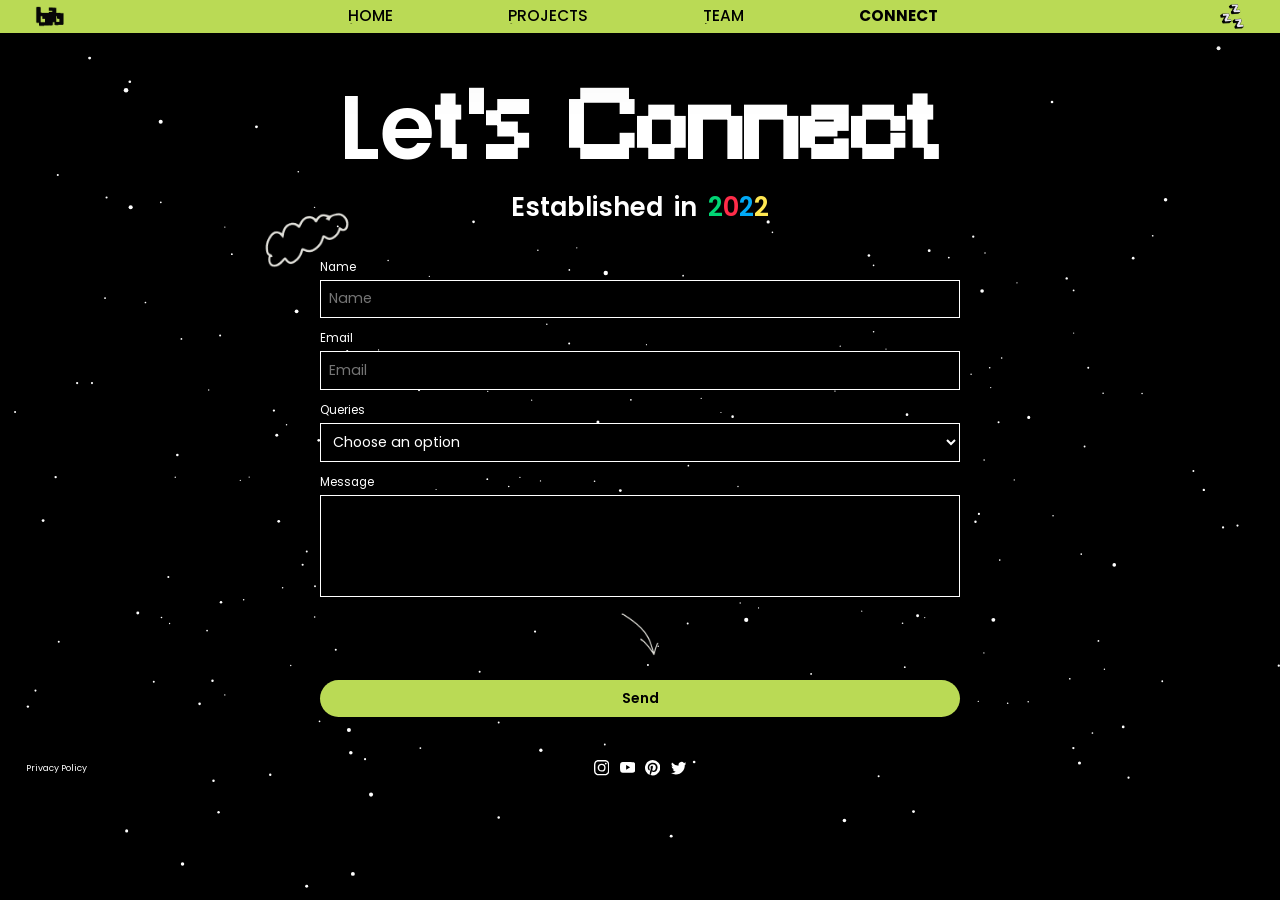
<file: connect.html>
<!DOCTYPE html>
<html lang="en">
<head>
    <meta charset="UTF-8">
    <meta http-equiv="X-UA-Compatible" content="IE=edge">
    <meta name="viewport" content="width=device-width, initial-scale=1.0">
    <title>Connect | Dreaming in Digital</title>
    <meta name="description" content="Connect with us now and let us help you take your project to the next level.">

    <link rel="stylesheet" href="/css/base.css">
    <link rel="stylesheet" href="/css/connect.css">
    <link rel="icon" href="/assets/images/favicon.png" />
    <link rel="canonical" href="https://dreamingindigital.in/connect.html">

    <!-- Fonts -->
    <link rel="preconnect" href="https://fonts.googleapis.com">
    <link rel="preconnect" href="https://fonts.gstatic.com" crossorigin>
    <link href="https://fonts.googleapis.com/css2?family=Poppins:wght@400;500;600;700;800;900&display=swap" rel="stylesheet">
    <!-- Fonts end -->

        
    <!-- Google tag (gtag.js) -->
    <script async src="https://www.googletagmanager.com/gtag/js?id=G-PB3BM4VSYN"></script>
    <script>
      window.dataLayer = window.dataLayer || [];
      function gtag(){dataLayer.push(arguments);}
      gtag('js', new Date());
    
      gtag('config', 'G-PB3BM4VSYN');
    </script>
</head>
<body ondragstart="return false;" ondrop="return false;">
    <div class="navbar-pc">
      <div class="navbar-pc-container">
        <a href="/index.html">
          <img class="logo" src="/assets/images/gifs/DID-black.gif" alt="Dreaming in Digital logo">
        </a>
          <ul>
              <li>
                  <a href="/index.html" class="link" title="Home">
                      <span class="mask">
                        <div class="link-container">
                          <span class="link-title1 title">HOME</span>
                          <span class="link-title2 title">HOME</span>
                        </div>
                      </span>
                    </a>
              </li>
              <li>
                  <a href="/projects.html" class="link" title="Projects">
                      <span class="mask">
                        <div class="link-container">
                          <span class="link-title1 title">PROJECTS</span>
                          <span class="link-title2 title">PROJECTS</span>
                        </div>
                      </span>
                    </a>
              </li>
              <li>
                  <a href="/team.html" class="link" title="Team">
                      <span class="mask">
                        <div class="link-container">
                          <span class="link-title1 title">TEAM</span>
                          <span class="link-title2 title">TEAM</span>
                        </div>
                      </span>
                    </a>
              </li>
              <li>
                  <a href="/connect.html" class="link" title="Connect">
                      <span class="mask">
                        <div class="link-container">
                          <span class="link-title1 title">CONNECT</span>
                          <span class="link-title2 title">CONNECT</span>
                        </div>
                      </span>
                    </a>
              </li>
          </ul>
          <a href="/projects/coming-soon.html">
            <img class="zzz" src="/assets/images/zzz.png" alt="">
          </a>
      </div>
    </div>
    <div class="navbar">
        <div class="navbar-container">
          <a href="/index.html" class="logo-link"><img class="logo" src="/assets/images/gifs/DID.gif" alt="Dreaming in Digital Logo"></a>
            <button class="menu" onclick="this.classList.toggle('opened');this.setAttribute('aria-expanded', this.classList.contains('opened'))" aria-label="Main Menu">
              <svg viewBox="0 0 100 100" class="" onclick="myFunction()">
                <path class="line line1" d="M 20,29.000046 H 80.000231 C 80.000231,29.000046 94.498839,28.817352 94.532987,66.711331 94.543142,77.980673 90.966081,81.670246 85.259173,81.668997 79.552261,81.667751 75.000211,74.999942 75.000211,74.999942 L 25.000021,25.000058" />
                <path class="line line2" d="M 20,50 H 80" />
                <path class="line line3" d="M 20,70.999954 H 80.000231 C 80.000231,70.999954 94.498839,71.182648 94.532987,33.288669 94.543142,22.019327 90.966081,18.329754 85.259173,18.331003 79.552261,18.332249 75.000211,25.000058 75.000211,25.000058 L 25.000021,74.999942" />
              </svg>
            </button>
        </div>
        <div class="nav-menu" id="nav-menu" style="height: 0px;visibility: hidden;opacity: 0;">
          <ul>
              <li><a href="/index.html">Home</a></li>
              <li><a href="/projects.html">Projects</a></li>
              <li><a href="/team.html">Team</a></li>
              <li><a href="/connect.html">Connect</a></li>
          </ul>
          <div class="nav-menu-bar">
              <div>
                  <span>SOCIALS</span>
                  <ul>
                      <li>
                        <a href="https://www.instagram.com/dreamingindigital.in/" target="_blank">
                          <svg xmlns="http://www.w3.org/2000/svg" width="16" height="16" fill="white" class="bi bi-instagram" viewBox="0 0 16 16">
                              <path d="M8 0C5.829 0 5.556.01 4.703.048 3.85.088 3.269.222 2.76.42a3.917 3.917 0 0 0-1.417.923A3.927 3.927 0 0 0 .42 2.76C.222 3.268.087 3.85.048 4.7.01 5.555 0 5.827 0 8.001c0 2.172.01 2.444.048 3.297.04.852.174 1.433.372 1.942.205.526.478.972.923 1.417.444.445.89.719 1.416.923.51.198 1.09.333 1.942.372C5.555 15.99 5.827 16 8 16s2.444-.01 3.298-.048c.851-.04 1.434-.174 1.943-.372a3.916 3.916 0 0 0 1.416-.923c.445-.445.718-.891.923-1.417.197-.509.332-1.09.372-1.942C15.99 10.445 16 10.173 16 8s-.01-2.445-.048-3.299c-.04-.851-.175-1.433-.372-1.941a3.926 3.926 0 0 0-.923-1.417A3.911 3.911 0 0 0 13.24.42c-.51-.198-1.092-.333-1.943-.372C10.443.01 10.172 0 7.998 0h.003zm-.717 1.442h.718c2.136 0 2.389.007 3.232.046.78.035 1.204.166 1.486.275.373.145.64.319.92.599.28.28.453.546.598.92.11.281.24.705.275 1.485.039.843.047 1.096.047 3.231s-.008 2.389-.047 3.232c-.035.78-.166 1.203-.275 1.485a2.47 2.47 0 0 1-.599.919c-.28.28-.546.453-.92.598-.28.11-.704.24-1.485.276-.843.038-1.096.047-3.232.047s-2.39-.009-3.233-.047c-.78-.036-1.203-.166-1.485-.276a2.478 2.478 0 0 1-.92-.598 2.48 2.48 0 0 1-.6-.92c-.109-.281-.24-.705-.275-1.485-.038-.843-.046-1.096-.046-3.233 0-2.136.008-2.388.046-3.231.036-.78.166-1.204.276-1.486.145-.373.319-.64.599-.92.28-.28.546-.453.92-.598.282-.11.705-.24 1.485-.276.738-.034 1.024-.044 2.515-.045v.002zm4.988 1.328a.96.96 0 1 0 0 1.92.96.96 0 0 0 0-1.92zm-4.27 1.122a4.109 4.109 0 1 0 0 8.217 4.109 4.109 0 0 0 0-8.217zm0 1.441a2.667 2.667 0 1 1 0 5.334 2.667 2.667 0 0 1 0-5.334z"/>
                            </svg>
                        </a>
                      </li>
                      <li>
                        <a href="https://www.youtube.com/@dreamingindigital" target="_blank">
                          <svg xmlns="http://www.w3.org/2000/svg" width="16" height="16" fill="white" class="bi bi-youtube" viewBox="0 0 16 16">
                              <path d="M8.051 1.999h.089c.822.003 4.987.033 6.11.335a2.01 2.01 0 0 1 1.415 1.42c.101.38.172.883.22 1.402l.01.104.022.26.008.104c.065.914.073 1.77.074 1.957v.075c-.001.194-.01 1.108-.082 2.06l-.008.105-.009.104c-.05.572-.124 1.14-.235 1.558a2.007 2.007 0 0 1-1.415 1.42c-1.16.312-5.569.334-6.18.335h-.142c-.309 0-1.587-.006-2.927-.052l-.17-.006-.087-.004-.171-.007-.171-.007c-1.11-.049-2.167-.128-2.654-.26a2.007 2.007 0 0 1-1.415-1.419c-.111-.417-.185-.986-.235-1.558L.09 9.82l-.008-.104A31.4 31.4 0 0 1 0 7.68v-.123c.002-.215.01-.958.064-1.778l.007-.103.003-.052.008-.104.022-.26.01-.104c.048-.519.119-1.023.22-1.402a2.007 2.007 0 0 1 1.415-1.42c.487-.13 1.544-.21 2.654-.26l.17-.007.172-.006.086-.003.171-.007A99.788 99.788 0 0 1 7.858 2h.193zM6.4 5.209v4.818l4.157-2.408L6.4 5.209z"/>
                          </svg>
                      </a>
                      </li>
                      <li>
                        <a href="https://in.pinterest.com/dreamingindigital/" target="_blank">
                          <svg xmlns="http://www.w3.org/2000/svg" width="16" height="16" fill="white" class="bi bi-pinterest" viewBox="0 0 16 16">
                              <path d="M8 0a8 8 0 0 0-2.915 15.452c-.07-.633-.134-1.606.027-2.297.146-.625.938-3.977.938-3.977s-.239-.479-.239-1.187c0-1.113.645-1.943 1.448-1.943.682 0 1.012.512 1.012 1.127 0 .686-.437 1.712-.663 2.663-.188.796.4 1.446 1.185 1.446 1.422 0 2.515-1.5 2.515-3.664 0-1.915-1.377-3.254-3.342-3.254-2.276 0-3.612 1.707-3.612 3.471 0 .688.265 1.425.595 1.826a.24.24 0 0 1 .056.23c-.061.252-.196.796-.222.907-.035.146-.116.177-.268.107-1-.465-1.624-1.926-1.624-3.1 0-2.523 1.834-4.84 5.286-4.84 2.775 0 4.932 1.977 4.932 4.62 0 2.757-1.739 4.976-4.151 4.976-.811 0-1.573-.421-1.834-.919l-.498 1.902c-.181.695-.669 1.566-.995 2.097A8 8 0 1 0 8 0z"/>
                          </svg>
                      </a>
                      </li>
                      <li>
                        <a href="https://twitter.com/Dreamxdigi" target="_blank">
                          <svg xmlns="http://www.w3.org/2000/svg" width="16" height="16" fill="white" class="bi bi-twitter" viewBox="0 0 16 16">
                              <path d="M5.026 15c6.038 0 9.341-5.003 9.341-9.334 0-.14 0-.282-.006-.422A6.685 6.685 0 0 0 16 3.542a6.658 6.658 0 0 1-1.889.518 3.301 3.301 0 0 0 1.447-1.817 6.533 6.533 0 0 1-2.087.793A3.286 3.286 0 0 0 7.875 6.03a9.325 9.325 0 0 1-6.767-3.429 3.289 3.289 0 0 0 1.018 4.382A3.323 3.323 0 0 1 .64 6.575v.045a3.288 3.288 0 0 0 2.632 3.218 3.203 3.203 0 0 1-.865.115 3.23 3.23 0 0 1-.614-.057 3.283 3.283 0 0 0 3.067 2.277A6.588 6.588 0 0 1 .78 13.58a6.32 6.32 0 0 1-.78-.045A9.344 9.344 0 0 0 5.026 15z"/>
                          </svg>
                      </a>
                      </li>
                  </ul>
              </div>
              <div class="copyright">
                  <span>©DREAMINGINDIGITAL</span>
                  <span>ALL RIGHTS RESERVED</span>
                  <span><a href="/privacy-policy.html">PRIVACY POLICY</a></span>
              </div>
          </div>
      </div>
    </div>
    
    <section class="section1">
        <!-- <h1>Dreaming<br> in Digital</h1> -->
        <div class="section1-container">
          <div class="toast-cn">
            <div class="toast-cn-content">
              <svg xmlns="http://www.w3.org/2000/svg" class="check" width="16" height="16" fill="#b5d555" class="bi bi-envelope-check" viewBox="0 0 16 16">
                <path d="M2 2a2 2 0 0 0-2 2v8.01A2 2 0 0 0 2 14h5.5a.5.5 0 0 0 0-1H2a1 1 0 0 1-.966-.741l5.64-3.471L8 9.583l7-4.2V8.5a.5.5 0 0 0 1 0V4a2 2 0 0 0-2-2H2Zm3.708 6.208L1 11.105V5.383l4.708 2.825ZM1 4.217V4a1 1 0 0 1 1-1h12a1 1 0 0 1 1 1v.217l-7 4.2-7-4.2Z"/>
                <path d="M16 12.5a3.5 3.5 0 1 1-7 0 3.5 3.5 0 0 1 7 0Zm-1.993-1.679a.5.5 0 0 0-.686.172l-1.17 1.95-.547-.547a.5.5 0 0 0-.708.708l.774.773a.75.75 0 0 0 1.174-.144l1.335-2.226a.5.5 0 0 0-.172-.686Z"/>
              </svg>
              <div class="message message-pc">
                <span class="text text-1">Your query has been sent</span>
                <span class="text text-2">We will be in touch shortly</span>
              </div>
            </div>
            <svg class="close-cn" xmlns="http://www.w3.org/2000/svg" width="2.5em" height="2.5em" fill="#b5d555" class="bi bi-x" viewBox="0 0 16 16"> <path d="M4.646 4.646a.5.5 0 0 1 .708 0L8 7.293l2.646-2.647a.5.5 0 0 1 .708.708L8.707 8l2.647 2.646a.5.5 0 0 1-.708.708L8 8.707l-2.646 2.647a.5.5 0 0 1-.708-.708L7.293 8 4.646 5.354a.5.5 0 0 1 0-.708z"/> </svg> 
            <div class="progress-cn"></div>
          </div>
          <div class="connect-heading">
            <div class="h1">
              <span>Le<span style="font-family: minecraft;">t's</span></span>
              <h1 style="font-family: minecraft;">Connect</h1>
            </div>
            <div class="established">
              <div class="bit-color-shift">
                Established in <span class="bit-letter bit-letter-1">2</span><span class="bit-letter bit-letter-2">0</span><span class="bit-letter bit-letter-3">2</span><span class="bit-letter bit-letter-4">2</span>
              </div>
            </div>
          </div>
          <div class="form">
            <img src="/assets/images/gifs/cloud.gif" class="cloud">
            <form action="https://formsubmit.co/fb72536d3a4571229e1f70fb4a68a837" method="POST">
              <label for="fname">Name</label><br>
              <input type="text" id="fname" name="name" placeholder="Name"><br>
              <label for="fname">Email</label><br>
              <input type="text" id="fname" name="email" placeholder="Email" required><br>
              <label for="query">Queries</label><br>
              <select id="query" name="query">
                <option value="none" selected disabled hidden>Choose an option</option>
                <option value="complaint">Complaint</option>
                <option value="joinus">Join us</option>
                <option value="workwithus">Work with us</option>
              </select><br>
              <label for="fname">Message</label><br>
              <textarea rows="4" cols="50" name="message" required></textarea>
              <img src="/assets/images/gifs/arrow-animated.gif" alt="" class="arrow-animated">
              <input type="hidden" name="_template" value="table">
              <input type="hidden" name="_captcha" value="false">
              <input type="hidden" name="_next" value="http://dreamingindigital.in/connect.html?formsubmitted">
              <input class="submit-btn" type="submit" value="Send">
            </form> 
          </div>
        </div>
    </section>

    <div class="socials">
      <div><a href="/privacy-policy.html">Privacy Policy</a></div>
      <div>
        <a href="https://www.instagram.com/dreamingindigital.in/" target="_blank">
          <svg xmlns="http://www.w3.org/2000/svg" width="16" height="16" fill="white" class="bi bi-instagram" viewBox="0 0 16 16">
              <path d="M8 0C5.829 0 5.556.01 4.703.048 3.85.088 3.269.222 2.76.42a3.917 3.917 0 0 0-1.417.923A3.927 3.927 0 0 0 .42 2.76C.222 3.268.087 3.85.048 4.7.01 5.555 0 5.827 0 8.001c0 2.172.01 2.444.048 3.297.04.852.174 1.433.372 1.942.205.526.478.972.923 1.417.444.445.89.719 1.416.923.51.198 1.09.333 1.942.372C5.555 15.99 5.827 16 8 16s2.444-.01 3.298-.048c.851-.04 1.434-.174 1.943-.372a3.916 3.916 0 0 0 1.416-.923c.445-.445.718-.891.923-1.417.197-.509.332-1.09.372-1.942C15.99 10.445 16 10.173 16 8s-.01-2.445-.048-3.299c-.04-.851-.175-1.433-.372-1.941a3.926 3.926 0 0 0-.923-1.417A3.911 3.911 0 0 0 13.24.42c-.51-.198-1.092-.333-1.943-.372C10.443.01 10.172 0 7.998 0h.003zm-.717 1.442h.718c2.136 0 2.389.007 3.232.046.78.035 1.204.166 1.486.275.373.145.64.319.92.599.28.28.453.546.598.92.11.281.24.705.275 1.485.039.843.047 1.096.047 3.231s-.008 2.389-.047 3.232c-.035.78-.166 1.203-.275 1.485a2.47 2.47 0 0 1-.599.919c-.28.28-.546.453-.92.598-.28.11-.704.24-1.485.276-.843.038-1.096.047-3.232.047s-2.39-.009-3.233-.047c-.78-.036-1.203-.166-1.485-.276a2.478 2.478 0 0 1-.92-.598 2.48 2.48 0 0 1-.6-.92c-.109-.281-.24-.705-.275-1.485-.038-.843-.046-1.096-.046-3.233 0-2.136.008-2.388.046-3.231.036-.78.166-1.204.276-1.486.145-.373.319-.64.599-.92.28-.28.546-.453.92-.598.282-.11.705-.24 1.485-.276.738-.034 1.024-.044 2.515-.045v.002zm4.988 1.328a.96.96 0 1 0 0 1.92.96.96 0 0 0 0-1.92zm-4.27 1.122a4.109 4.109 0 1 0 0 8.217 4.109 4.109 0 0 0 0-8.217zm0 1.441a2.667 2.667 0 1 1 0 5.334 2.667 2.667 0 0 1 0-5.334z"/>
            </svg>
      </a>
      <a href="https://www.youtube.com/@dreamingindigital" target="_blank">
          <svg xmlns="http://www.w3.org/2000/svg" width="16" height="16" fill="white" class="bi bi-youtube" viewBox="0 0 16 16">
              <path d="M8.051 1.999h.089c.822.003 4.987.033 6.11.335a2.01 2.01 0 0 1 1.415 1.42c.101.38.172.883.22 1.402l.01.104.022.26.008.104c.065.914.073 1.77.074 1.957v.075c-.001.194-.01 1.108-.082 2.06l-.008.105-.009.104c-.05.572-.124 1.14-.235 1.558a2.007 2.007 0 0 1-1.415 1.42c-1.16.312-5.569.334-6.18.335h-.142c-.309 0-1.587-.006-2.927-.052l-.17-.006-.087-.004-.171-.007-.171-.007c-1.11-.049-2.167-.128-2.654-.26a2.007 2.007 0 0 1-1.415-1.419c-.111-.417-.185-.986-.235-1.558L.09 9.82l-.008-.104A31.4 31.4 0 0 1 0 7.68v-.123c.002-.215.01-.958.064-1.778l.007-.103.003-.052.008-.104.022-.26.01-.104c.048-.519.119-1.023.22-1.402a2.007 2.007 0 0 1 1.415-1.42c.487-.13 1.544-.21 2.654-.26l.17-.007.172-.006.086-.003.171-.007A99.788 99.788 0 0 1 7.858 2h.193zM6.4 5.209v4.818l4.157-2.408L6.4 5.209z"/>
          </svg>
      </a>
      <a href="" target="_blank">
          <svg xmlns="http://www.w3.org/2000/svg" width="16" height="16" fill="white" class="bi bi-pinterest" viewBox="0 0 16 16">
              <path d="M8 0a8 8 0 0 0-2.915 15.452c-.07-.633-.134-1.606.027-2.297.146-.625.938-3.977.938-3.977s-.239-.479-.239-1.187c0-1.113.645-1.943 1.448-1.943.682 0 1.012.512 1.012 1.127 0 .686-.437 1.712-.663 2.663-.188.796.4 1.446 1.185 1.446 1.422 0 2.515-1.5 2.515-3.664 0-1.915-1.377-3.254-3.342-3.254-2.276 0-3.612 1.707-3.612 3.471 0 .688.265 1.425.595 1.826a.24.24 0 0 1 .056.23c-.061.252-.196.796-.222.907-.035.146-.116.177-.268.107-1-.465-1.624-1.926-1.624-3.1 0-2.523 1.834-4.84 5.286-4.84 2.775 0 4.932 1.977 4.932 4.62 0 2.757-1.739 4.976-4.151 4.976-.811 0-1.573-.421-1.834-.919l-.498 1.902c-.181.695-.669 1.566-.995 2.097A8 8 0 1 0 8 0z"/>
          </svg>
      </a>
      <a href="https://twitter.com/Dreamxdigi" target="_blank">
          <svg xmlns="http://www.w3.org/2000/svg" width="16" height="16" fill="white" class="bi bi-twitter" viewBox="0 0 16 16">
              <path d="M5.026 15c6.038 0 9.341-5.003 9.341-9.334 0-.14 0-.282-.006-.422A6.685 6.685 0 0 0 16 3.542a6.658 6.658 0 0 1-1.889.518 3.301 3.301 0 0 0 1.447-1.817 6.533 6.533 0 0 1-2.087.793A3.286 3.286 0 0 0 7.875 6.03a9.325 9.325 0 0 1-6.767-3.429 3.289 3.289 0 0 0 1.018 4.382A3.323 3.323 0 0 1 .64 6.575v.045a3.288 3.288 0 0 0 2.632 3.218 3.203 3.203 0 0 1-.865.115 3.23 3.23 0 0 1-.614-.057 3.283 3.283 0 0 0 3.067 2.277A6.588 6.588 0 0 1 .78 13.58a6.32 6.32 0 0 1-.78-.045A9.344 9.344 0 0 0 5.026 15z"/>
          </svg>
      </a>
      </div>
      <div></div>
    </div>
    <canvas id="cv"></canvas>

    <div class="cursor-dot-outline"></div>
    <div class="cursor-dot"></div>


    <script src="/js/cursor.js"></script>
    <script src="/js/script.js"></script>
    <script src="/js/stars.js"></script>

    <script>
      
      //notif
      const toastCN = document.querySelector(".toast-cn");
      const closeIconCN = document.querySelector(".close-cn");
      const progressCN = document.querySelector(".progress-cn");

      let connecttimer1, connecttimer2;

      function notifConnect() {
        toastCN.classList.add("active");
        progressCN.classList.add("active");
      
        connecttimer1 = setTimeout(() => {
          toastCN.classList.remove("active");
        }, 15000); //1s = 1000 milliseconds
      
        connecttimer2 = setTimeout(() => {
          progressCN.classList.remove("active");
        }, 300);
      };

      closeIconCN.addEventListener("click", () => {
        toastCN.classList.remove("active");
      
        setTimeout(() => {
          progressCN.classList.remove("active");
        }, 300);
      
        clearTimeout(connecttimer1);
        clearTimeout(connecttimer2);
      });
      
      const url = new URL(window.location.href);
      if (url.searchParams.has('formsubmitted')) {
        notifConnect();
      };
    </script>

</body>
</html>
</file>
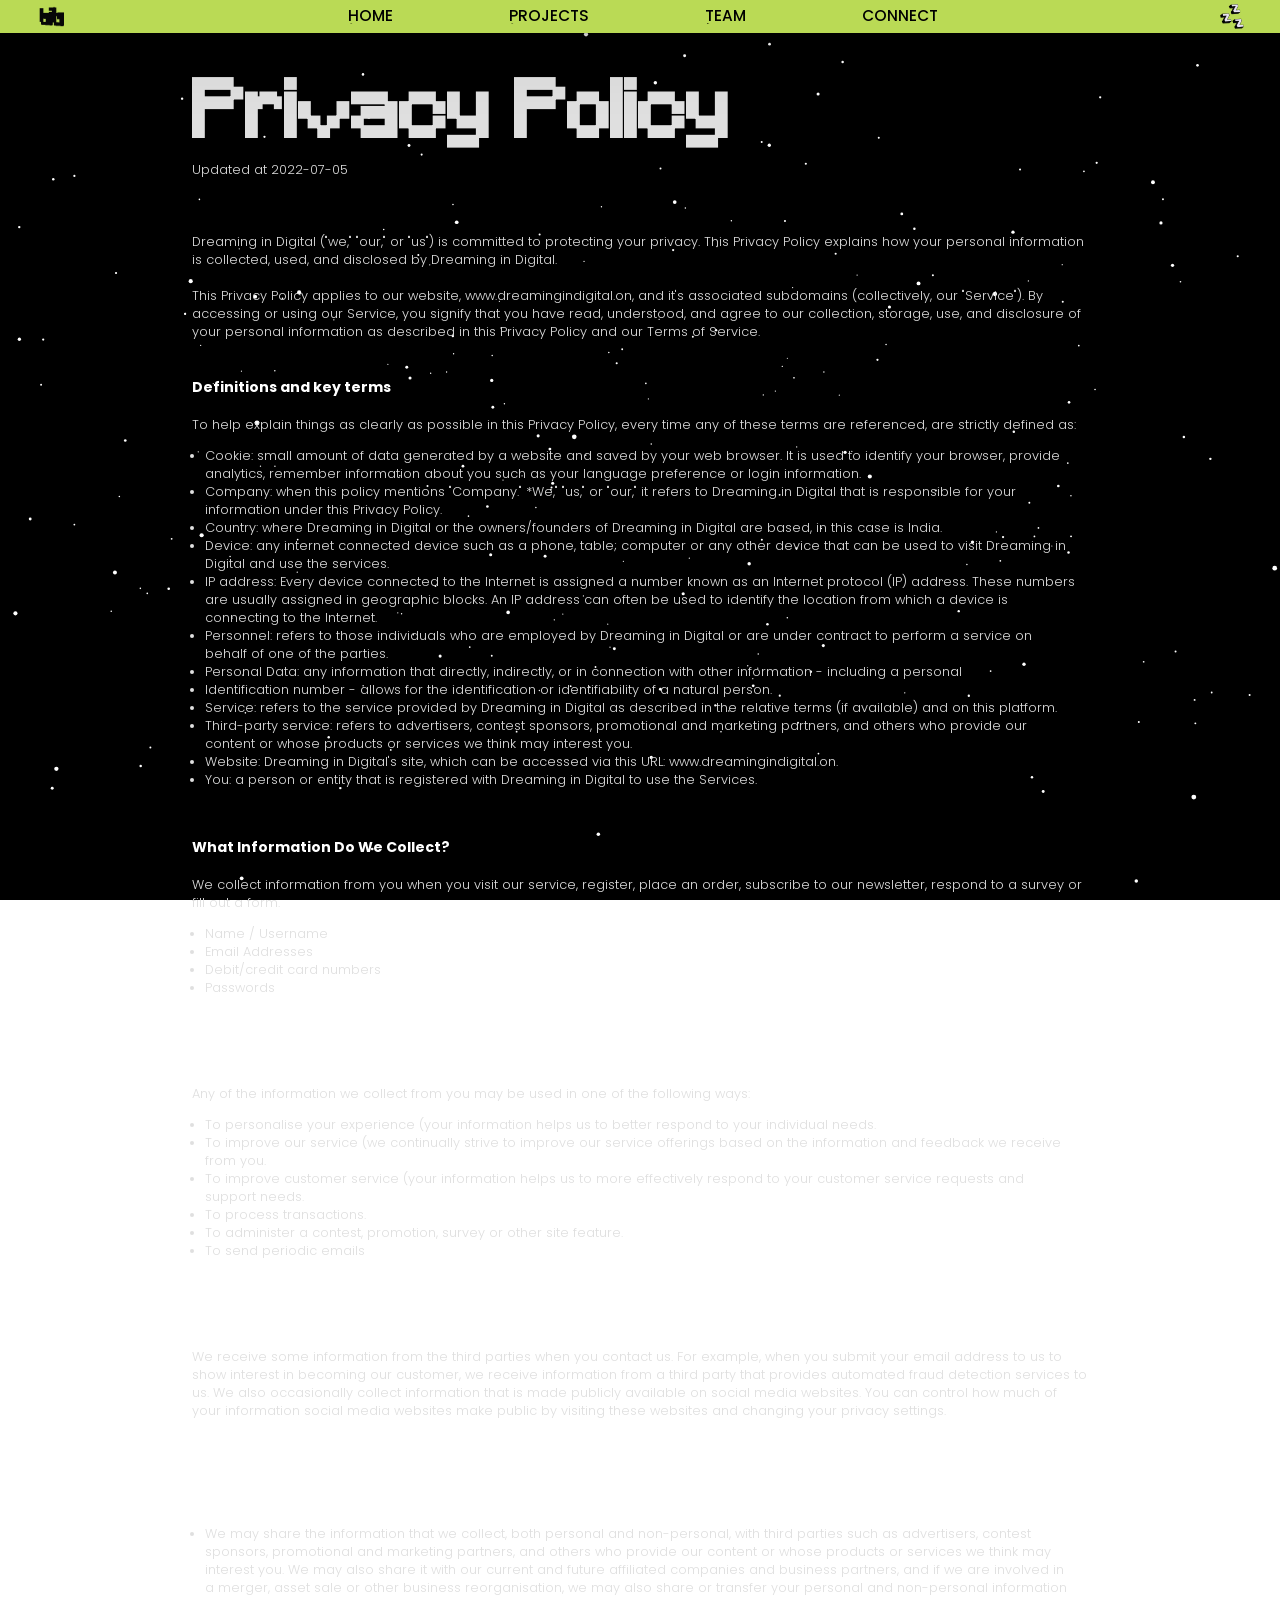
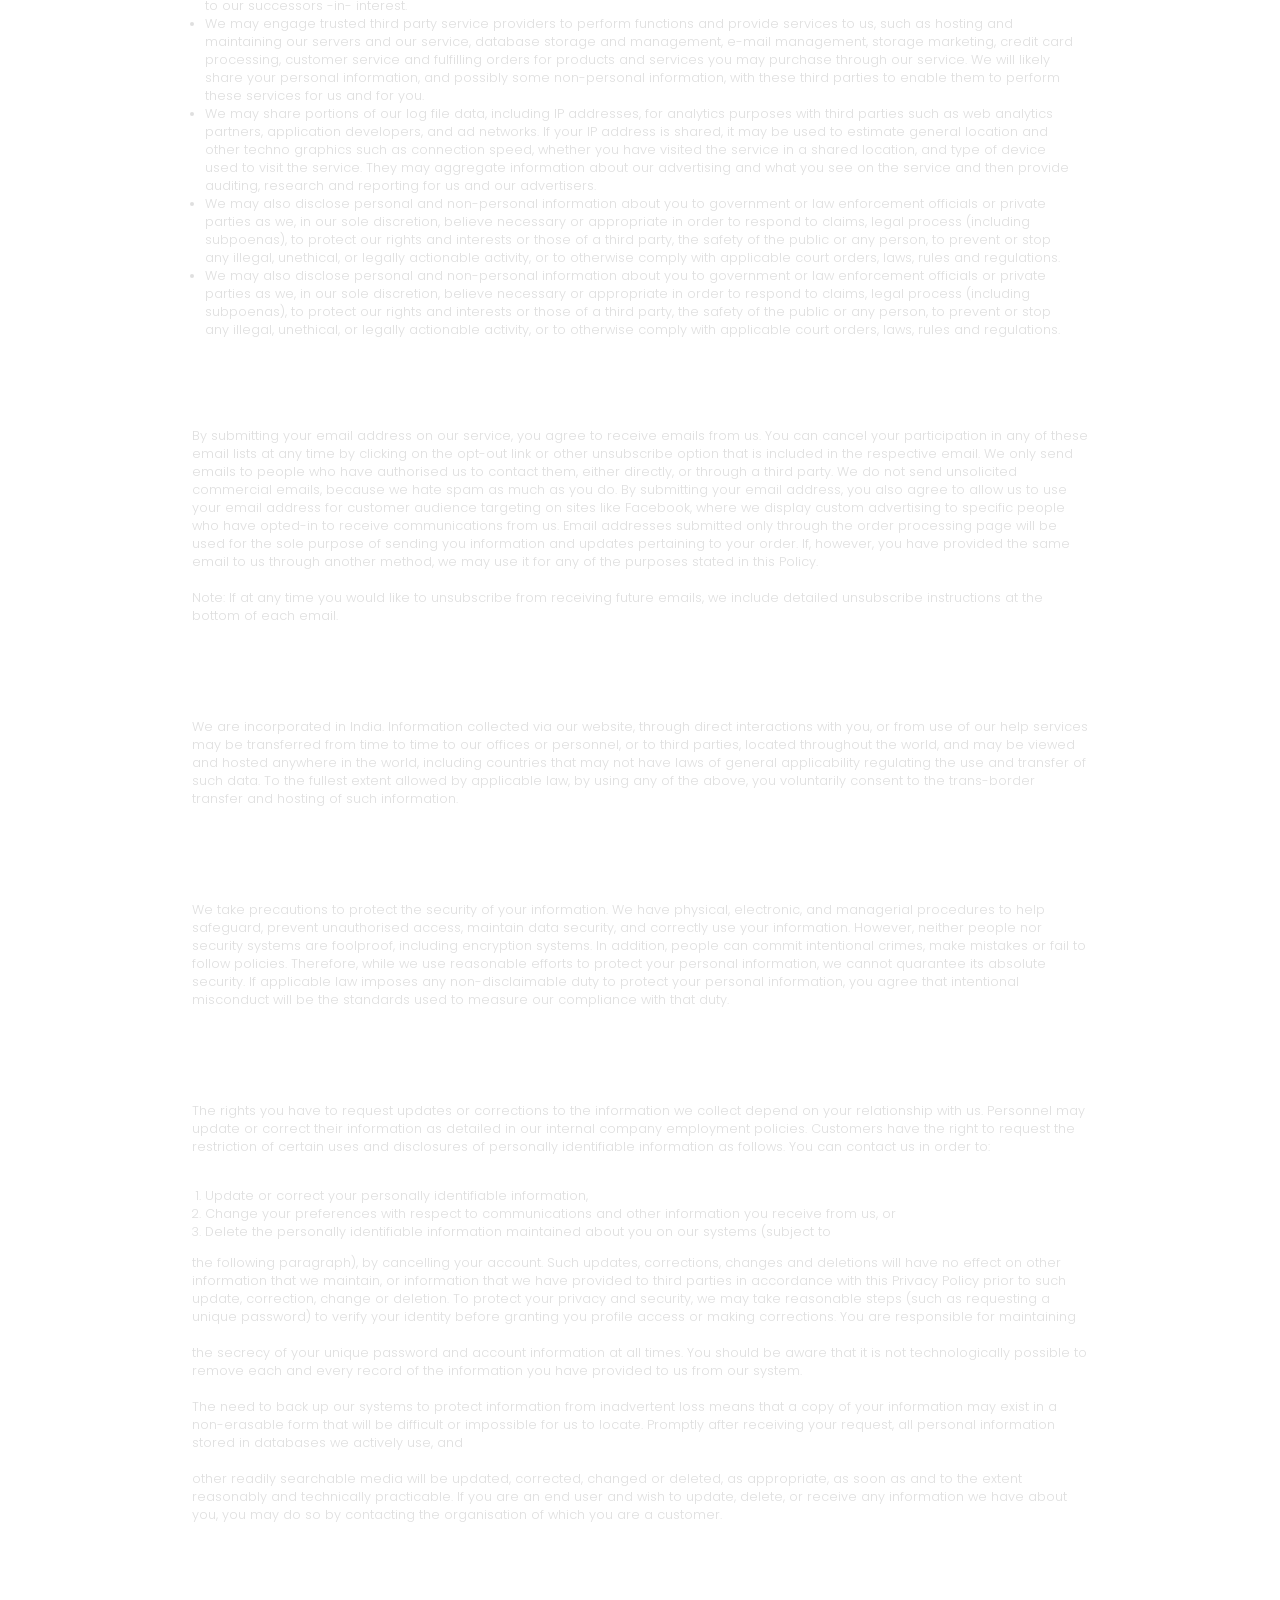
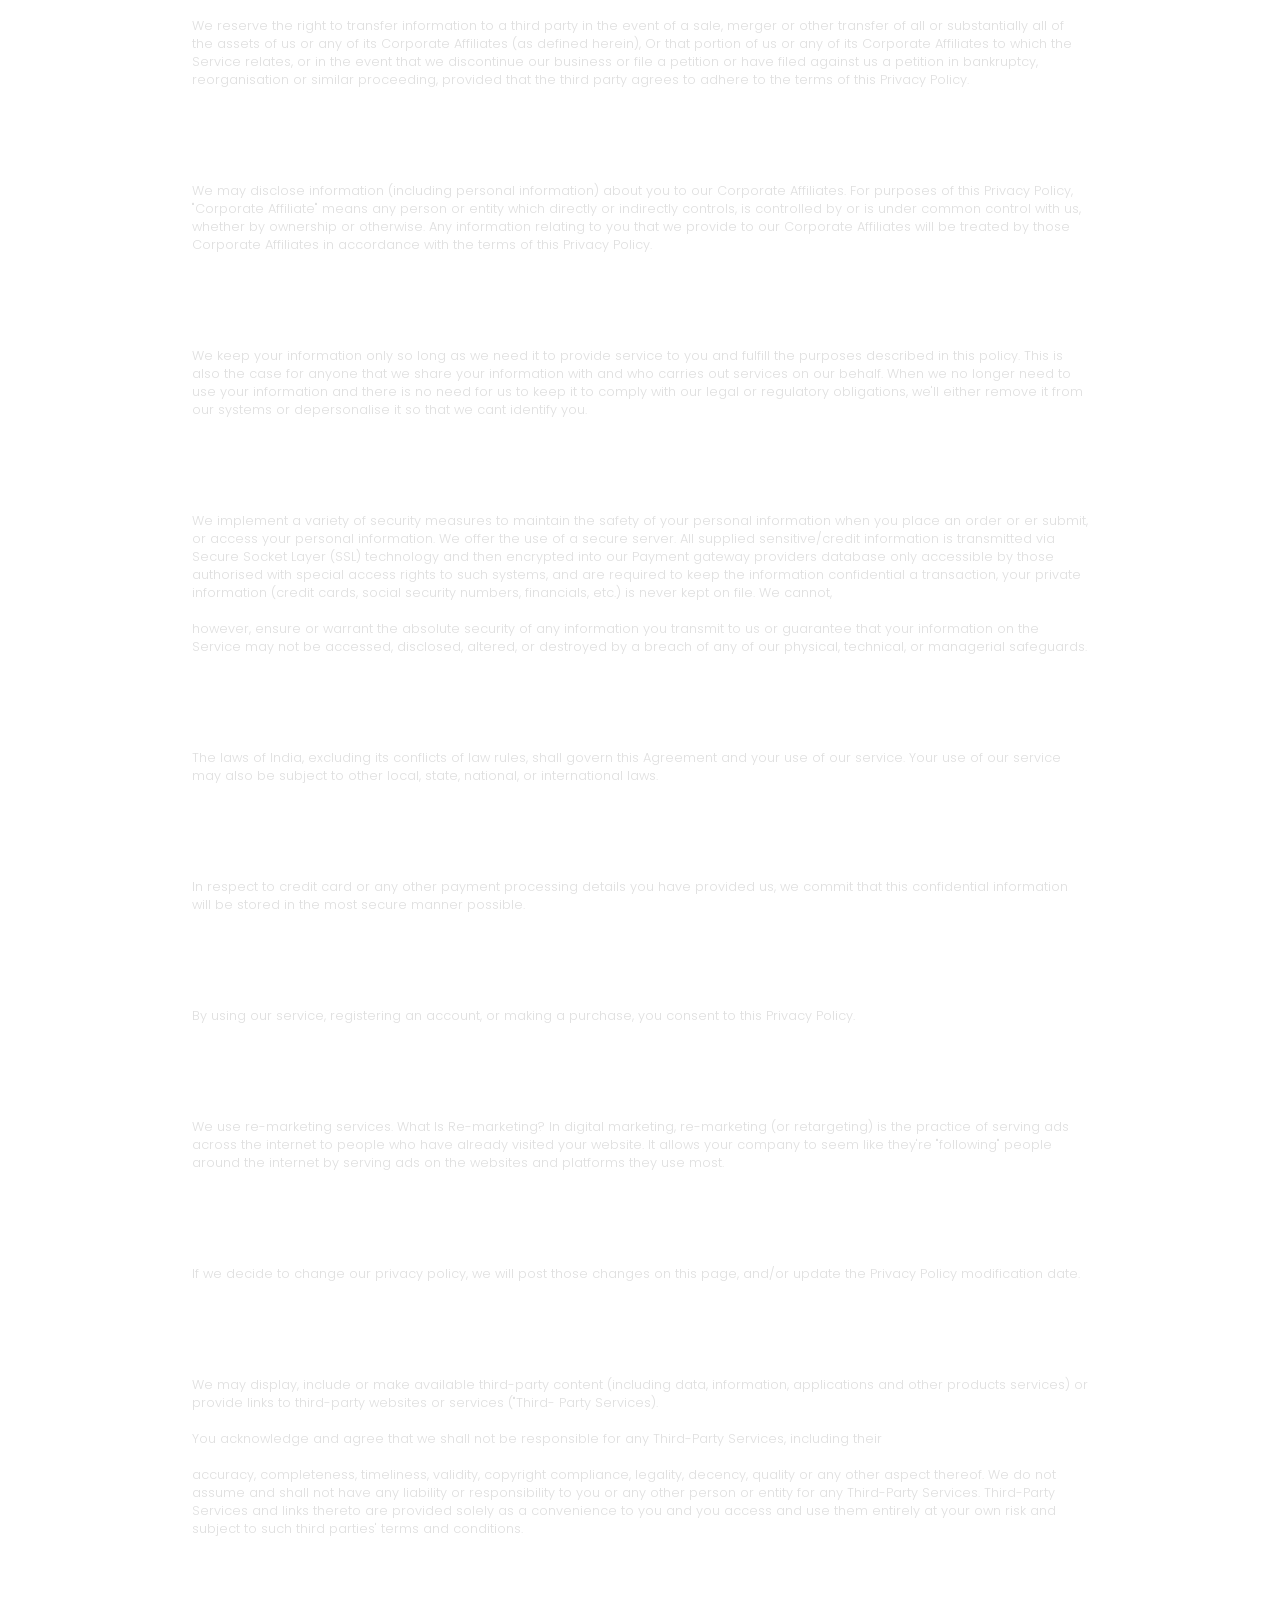
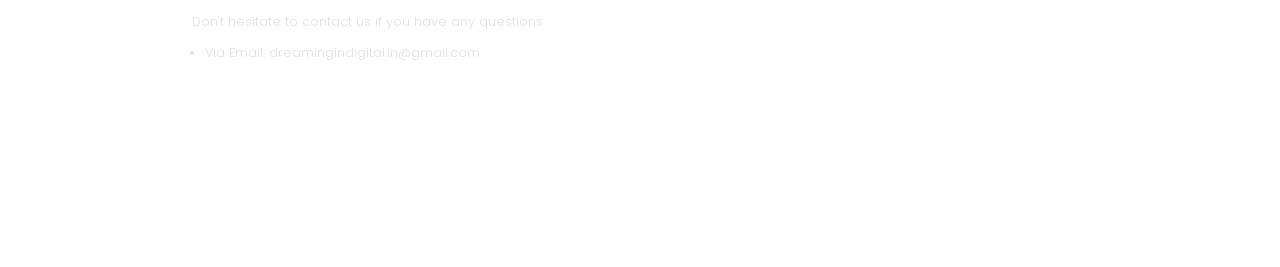
<file: privacy-policy.html>
<!DOCTYPE html>
<html lang="en">
<head>
    <meta charset="UTF-8">
    <meta http-equiv="X-UA-Compatible" content="IE=edge">
    <meta name="viewport" content="width=device-width, initial-scale=1.0">
    <title>Privacy Policy | Dreaming in Digital</title>
    
    <link rel="stylesheet" href="/css/base.css">
    <link rel="stylesheet" href="/css/privacy-policy.css">
    <link rel="icon" href="/assets/images/favicon.png" />
    <link rel="canonical" href="https://dreamingindigital.in/privacy-policy.html" />
    <meta name="robots" content="noindex">

    <!-- Fonts -->
    <link rel="preconnect" href="https://fonts.googleapis.com">
    <link rel="preconnect" href="https://fonts.gstatic.com" crossorigin>
    <link href="https://fonts.googleapis.com/css2?family=Poppins:wght@400;500;600;700;800;900&display=swap" rel="stylesheet">
    <link href="https://fonts.googleapis.com/css2?family=Press+Start+2P&display=swap" rel="stylesheet">
    <!-- Fonts end -->
</head>
<body ondragstart="return false;" ondrop="return false;">
    <div class="navbar-pc">
      <div class="navbar-pc-container">
        <a href="/index.html">
          <img class="logo" src="/assets/images/gifs/DID-black.gif" alt="Dreaming in Digital logo">
        </a>
          <ul>
              <li>
                  <a href="/index.html" class="link" title="Home">
                      <span class="mask">
                        <div class="link-container">
                          <span class="link-title1 title">HOME</span>
                          <span class="link-title2 title">HOME</span>
                        </div>
                      </span>
                    </a>
              </li>
              <li>
                  <a href="/projects.html" class="link" title="Projects">
                      <span class="mask">
                        <div class="link-container">
                          <span class="link-title1 title">PROJECTS</span>
                          <span class="link-title2 title">PROJECTS</span>
                        </div>
                      </span>
                    </a>
              </li>
              <li>
                  <a href="/team.html" class="link" title="Team">
                      <span class="mask">
                        <div class="link-container">
                          <span class="link-title1 title">TEAM</span>
                          <span class="link-title2 title">TEAM</span>
                        </div>
                      </span>
                    </a>
              </li>
              <li>
                  <a href="/connect.html" class="link" title="Connect">
                      <span class="mask">
                        <div class="link-container">
                          <span class="link-title1 title">CONNECT</span>
                          <span class="link-title2 title">CONNECT</span>
                        </div>
                      </span>
                    </a>
              </li>
          </ul>
          <img class="zzz" src="/assets/images/zzz.png" alt="">
      </div>
    </div>
    <div class="navbar">
        <div class="navbar-container">
            <!-- <div>
                <span>when you <green>destine things</green> and they actually do fall in place.</span>
            </div> -->
            <a href="/index.html" class="logo-link"><img class="logo" src="/assets/images/gifs/DID.gif" alt=""></a>
            <button class="menu" onclick="this.classList.toggle('opened');this.setAttribute('aria-expanded', this.classList.contains('opened'))" aria-label="Main Menu">
              <svg viewBox="0 0 100 100" class="" onclick="myFunction()">
                <path class="line line1" d="M 20,29.000046 H 80.000231 C 80.000231,29.000046 94.498839,28.817352 94.532987,66.711331 94.543142,77.980673 90.966081,81.670246 85.259173,81.668997 79.552261,81.667751 75.000211,74.999942 75.000211,74.999942 L 25.000021,25.000058" />
                <path class="line line2" d="M 20,50 H 80" />
                <path class="line line3" d="M 20,70.999954 H 80.000231 C 80.000231,70.999954 94.498839,71.182648 94.532987,33.288669 94.543142,22.019327 90.966081,18.329754 85.259173,18.331003 79.552261,18.332249 75.000211,25.000058 75.000211,25.000058 L 25.000021,74.999942" />
              </svg>
            </button>
        </div>
        <div class="nav-menu" id="nav-menu" style="height: 0px;visibility: hidden;opacity: 0;">
            <ul>
              <li><a href="/index.html">Home</a></li>
              <li><a href="/projects.html">Projects</a></li>
              <li><a href="/team.html">Team</a></li>
              <li><a href="/connect.html">Connect</a></li>
            </ul>
            <div class="nav-menu-bar">
                <div>
                    <span>SOCIALS</span>
                    <ul>
                        <li><a href="https://www.instagram.com/dreamingindigital.in/">INSTAGRAM</a></li>
                        <li><a href="https://twitter.com/Dreamxdigi">TWITTER</a></li>
                        <li><a href="https://www.youtube.com/@dreamingindigital">YOUTUBE</a></li>
                    </ul>
                </div>
                <div>
                    <span>GET IN TOUCH</span>
                    <a href="">DREAMINGINDIGITAL@GMAIL.COM</a>
                </div>
                <div class="copyright">
                    <span>©DREAMINGINDIGITAL</span>
                    <span>ALL RIGHTS RESERVED</span>
                    <span><a href="/privacy-policy.html">PRIVACY POLICY</a></span>
                </div>
            </div>
        </div>
    </div>
    
    <section class="section1">
        <!-- <h1>Dreaming<br> in Digital</h1> -->
        <div class="section1-container">
          <h1>Privacy Policy</h1>
          <span>Updated at 2022-07-05</span>
          <br>
          <br>
          <br>
          <br>
          <span>
            Dreaming in Digital ("we," "our," or "us") is
            committed to protecting your privacy. This Privacy Policy explains how your personal information is collected, used,
            and disclosed by Dreaming in Digital.
            <br>
            <br>
            This Privacy Policy applies to our website, www.dreamingindigital.on, and it's associated subdomains (collectively,
            our "Service"). By accessing or using our Service, you signify that you have read, understood, and agree to our
            collection, storage, use, and disclosure of your personal information as described in this Privacy Policy and our
            Terms of Service.
          </span>
          <br>
          <br>
          <br>
          <span><b>Definitions and key terms</b></span>
            <br>
            <br>
            <span>
              To help explain things as clearly as possible in this
              Privacy Policy, every time any of these terms are referenced, are strictly defined as:
            </span>
            <br>
            <ul>
              <li>
                <span>Cookie: small amount of data generated by a website and saved by your web browser. It is used to identify your browser, provide analytics, remember information about you such as your language preference or login information.</span>
              </li>
              <li>
                <span>Company: when this policy mentions "Company." *We," "us," or "our," it refers to Dreaming in Digital that is responsible for your information under this Privacy Policy.</span>
              </li>
              <li>
                <span>Country: where Dreaming in Digital or the owners/founders of Dreaming in Digital are based, in this case is India.</span>
              </li>
              <li>
                <span>Device: any internet connected device such as a phone, table; computer or any other device that can be used to visit Dreaming in Digital and use the services.</span>
              </li>
              <li>
                <span>IP address: Every device connected to the Internet is assigned a number known as an Internet protocol (IP) address. These numbers are usually assigned in geographic blocks. An IP address can often be used to identify the location from which a device is connecting to the Internet.</span>
              </li>
              <li>
                <span>Personnel: refers to those individuals who are employed by Dreaming in Digital or are under contract to perform a service on behalf of one of the parties.</span>
              </li>
              <li>
                <span>Personal Data: any information that directly, indirectly, or in connection with other information - including a personal</span>
              </li>
              <li>
                <span>Identification number - allows for the identification or identifiability of a natural person.</span>
              </li>
              <li>
                <span>Service: refers to the service provided by Dreaming in Digital as described in the relative terms (if available) and on this platform.</span>
              </li>
              <li>
                <span>Third-party service: refers to advertisers, contest sponsors, promotional and marketing partners, and others who provide our content or whose products or services we think may interest you.</span>
              </li>
              <li>
                <span>Website: Dreaming in Digital's site, which can be accessed via this URL: www.dreamingindigital.on.</span>
              </li>
              <li>
                <span>You: a person or entity that is registered with Dreaming in Digital to use the Services.</span>
              </li>
            </ul>
            <br>
            <br>
            <span><b>What Information Do We Collect?</b></span>
              <br>
              <br>
              <span>We collect information from you when you visit our service, register, place an order, subscribe to our newsletter, respond to a survey or fill out a form.</span>
              <br>
              <ul>
                <li>Name / Username</li>
                <li>Email Addresses</li>
                <li>Debit/credit card numbers</li>
                <li>Passwords</li>
              </ul>
            <br>
            <br>
            <span><b>How Do We Use The Information We Collect?</b></span>
            <br>
            <br>
            <span>Any of the information we collect from you may be used in one of the following ways:</span>
            <br>
            <ul>
              <li>To personalise your experience (your information helps us to better respond to your individual needs.</li>
              <li>To improve our service (we continually strive to improve our service offerings based on the information and feedback we receive from you.</li>
              <li>To improve customer service (your information helps us to more effectively respond to your customer service requests and support needs.</li>
              <li>To process transactions.</li>
              <li>To administer a contest, promotion, survey or other site feature.</li>
              <li>To send periodic emails</li>
            </ul>
            <br>
            <br>
            <span><b>When do we use customer information from third parties?</b></span>
            <br>
            <br>
            <p>
              We receive some information from the third parties
              when you contact us. For example, when you submit your email address to us to show interest in becoming our
              customer, we receive information from a third party that provides automated fraud detection services to us. We also
              occasionally collect information that is made publicly available on social media websites. You can control how much
              of your information social media websites make public by visiting these websites and changing your privacy
              settings.
            </p>
            <br>
            <br>
            <br>
            <br>
            <span><b>Do we share the information we collect with third Parties?</b></span>
            <ul>
              <li>
                We may share the information that we collect, both
                personal and non-personal, with third parties such as advertisers, contest sponsors, promotional and marketing
                partners, and others who provide our content or whose products or services we think may interest you. We may also
                share it with our current and future affiliated companies and business partners, and if we are involved in a merger,
                asset sale or other business reorganisation, we may also share or transfer your personal and non-personal
                information to our successors -in- interest.
              </li>
              <li>
                We may engage trusted third party service providers to perform functions and provide services to us, such as hosting
                and maintaining our servers and our service, database storage and management, e-mail management, storage marketing,
                credit card processing, customer service and fulfilling orders for products and services you may purchase through
                our service. We will likely share your personal information, and possibly some non-personal information, with these
                third parties to enable them to perform these services for us and for you.
              </li>
              <li>
                We may share portions of our log file data, including IP addresses, for analytics purposes with third parties such
                as web analytics partners, application developers, and ad networks. If your IP address is shared, it may be used to
                estimate general location and other techno graphics such as connection speed, whether you have visited the service
                in a shared location, and type of device used to visit the service. They may aggregate information about our
                advertising and what you see on the service and then provide auditing, research and reporting for us and our advertisers.
              </li>
              <li>
                We may also disclose personal and non-personal information about you to government or law enforcement officials or
                private parties as we, in our sole discretion, believe necessary or appropriate in order to respond to claims, legal
                process (including subpoenas), to protect our rights and interests or those of a third party, the safety of the
                public or any person, to prevent or stop any illegal, unethical, or legally actionable activity, or to otherwise
                comply with applicable court orders, laws, rules and regulations.
              </li>
              <li>
                We may also disclose personal and non-personal information about you to government or law enforcement officials or
                private parties as we, in our sole discretion, believe necessary or appropriate in order to respond to claims, legal
                process (including subpoenas), to protect our rights and interests or those of a third party, the safety of the
                public or any person, to prevent or stop any illegal, unethical, or legally actionable activity, or to otherwise
                comply with applicable court orders, laws, rules and regulations.
              </li>
            </ul>
            <br>
            <br>
            <span><b>How Do We Use Your Email Address?</b></span><br>
            <br>
            <p>By submitting your email address on our service, you
              agree to receive emails from us. You can cancel your participation in any of these email lists at any time by
              clicking on the opt-out link or other unsubscribe option that is included in the respective email. We only send
              emails to people who have authorised us to contact them, either directly, or through a third party. We do not send
              unsolicited commercial emails, because we hate spam as much as you do. By submitting your email address, you also
              agree to allow us to use your email address for customer audience targeting on sites like Facebook, where we display
              custom advertising to specific people who have opted-in to receive communications from us. Email addresses submitted
              only through the order processing page will be used for the sole purpose of sending you information and updates
              pertaining to your order. If, however, you have provided the same email to us through another method, we may use it
              for any of the purposes stated in this Policy.<br>
              <br>
              Note: If at any time you would like to unsubscribe from receiving future emails, we include detailed unsubscribe
              instructions at the bottom of each email.<br>
            </p>
            <br>
            <br>
            <br>
            <span><b>Could my information be transferred to other countries?</b></span><br>
            <br>
            <p>
              We are incorporated in India. Information collected via our website, through direct interactions with you, or from
              use of our help services may be transferred from time to time to our offices or personnel, or to third parties,
              located throughout the world, and may be viewed and hosted anywhere in the world, including countries that may not
              have laws of general applicability regulating the use and transfer of such data. To the fullest extent allowed by
              applicable law, by using any of the above, you voluntarily consent to the trans-border transfer and hosting of such information.
            </p>
            <br>
            <br>
            <br>
            <span><b>Is the information collected through our service secure?</b></span>
            <br>
            <br>
            <p>
              We take precautions to protect the security of your information. We have physical, electronic, and managerial
              procedures to help safeguard, prevent unauthorised access, maintain data security, and correctly use your
              information. However, neither people nor security systems are foolproof, including encryption systems. In addition,
              people can commit intentional crimes, make mistakes or fail to follow policies. Therefore, while we use reasonable
              efforts to protect your personal information, we cannot quarantee its absolute security. If applicable law imposes
              any non-disclaimable duty to protect your personal information, you agree that intentional misconduct will be the
              standards used to measure our compliance with that duty.
            </p>
            <br>
            <br>
            <br>
            <span><b>Can I update or correct my information?</b></span>
            <br>
            <br>
            <p>The rights you have to request updates or corrections to the information we collect depend on your relationship with
              us. Personnel may update or correct their information as detailed in our internal company employment policies.
              Customers have the right to request the restriction of certain uses and disclosures of personally identifiable
              information as follows. You can contact us in order to:
            </p>
            <br>
            <ol>
              <li>Update or correct your personally identifiable information,</li>
              <li>Change your preferences with respect to communications and other information you receive from us, or</li>
              <li>Delete the personally identifiable information maintained about you on our systems (subject to</li>
              </li>
            </ol>
            <p>
              the following paragraph), by cancelling your account. Such updates, corrections, changes and deletions will have no
              effect on other information that we maintain, or information that we have provided to third parties in accordance
              with this Privacy Policy prior to such update, correction, change or deletion. To protect your privacy and security,
              we may take reasonable steps (such as requesting a unique password) to verify your identity before granting you
              profile access or making corrections. You are responsible for maintaining
              <br>
              <br>
              the secrecy of your unique password and account information at all times. You should be aware that it is not
              technologically possible to remove each and every record of the information you have provided to us from our
              system.
              <br>
              <br>
              The need to back up our systems to protect information from inadvertent loss means that a copy of your information
              may exist in a non-erasable form that will be difficult or impossible for us to locate. Promptly after receiving
              your request, all personal information stored in databases we actively use, and<br>
              <br>
              other readily searchable media will be updated, corrected, changed or deleted, as appropriate, as soon as and to the
              extent reasonably and technically practicable. If you are an end user and wish to update, delete, or receive any
              information we have about you, you may do so by contacting the organisation of which you are a customer.
            </p> 
            <br>
            <br>
            <br>
            <span><b>Sale of Business</b></span>
            <br>
            <br>
            <p>We reserve the right to transfer information to a
              third party in the event of a sale, merger or other transfer of all or substantially all of the assets of us or any
              of its Corporate Affiliates (as defined herein), Or that portion of us or any of its Corporate Affiliates to which
              the Service relates, or in the event that we discontinue our business or file a petition or have filed against us a
              petition in bankruptcy, reorganisation or similar proceeding, provided that the third party agrees to adhere to the
              terms of this Privacy Policy.
            </p>
            <br>
            <br>
            <br>
            <span><b>Affiliates</b></span>
            <br>
            <br>
            <p>
              We may disclose information (including personal
              information) about you to our Corporate Affiliates. For purposes of this Privacy Policy, "Corporate Affiliate" means
              any person or entity which directly or indirectly controls, is controlled by or is under common control with us,
              whether by ownership or otherwise. Any information relating to you that we provide to our Corporate Affiliates will
              be treated by those Corporate Affiliates in accordance with the terms of this Privacy Policy.
            </p>
            <br>
            <br>
            <br>
            <span><b>How Long Do We Keep Your Information?</b></span>
            <br>
            <br>
            <p>
              We keep your information only so long as we need it
              to provide service to you and fulfill the purposes described in this policy. This is also the case for anyone that
              we share your information with and who carries out services on our behalf. When we no longer need to use your
              information and there is no need for us to keep it to comply with our legal or regulatory obligations, we'll either
              remove it from our systems or depersonalise it so that we cant identify you.
            </p>
            <br>
            <br>
            <br>
            <span><b>How Do We Protect Your Information?</b></span>
            <br>
            <br>
            <p>
              We implement a variety of security measures to
              maintain the safety of your personal information when you place an order or er submit, or access your personal
              information. We offer the use of a secure server. All supplied sensitive/credit information is transmitted via
              Secure Socket Layer (SSL) technology and then encrypted into our Payment gateway providers database only accessible
              by those authorised with special access rights to such systems, and are required to keep the information
              confidential a transaction, your private information (credit cards, social security numbers, financials, etc.) is
              never kept on file. We cannot,
              <br>
              <br>
              however, ensure or warrant the absolute security of any information you transmit to us or guarantee that your
              information on the Service may not be accessed, disclosed, altered, or destroyed by a breach of any of our physical,
              technical, or managerial safeguards.
            </p>
            <br>
            <br>
            <br>
            <span><b>Governing Law</b></span>
            <br>
            <br>
              The laws of India, excluding its conflicts of law rules, shall govern this Agreement and your use of our service. Your use of our service may also be subject to other local, state, national, or international laws.
            </p>
            <br>
            <br>
            <br>
            <span><b>Payment Details</b></span>
            <br>
            <br>
            <p>
              In respect to credit card or any other payment processing details you have provided us, we commit that this confidential information will be stored in the most secure manner possible.
            </p>
            <br>
            <br>
            <br>
            <span><b>Your Consent</b></span>
            <br>
            <br>
            <p>By using our service, registering an account, or making a purchase, you consent to this Privacy Policy.</p>
            <br>
            <br>
            <br>
            <span><b>Re-marketing Services</b></span>
            <br>
            <br>
            <p>We use re-marketing services. What Is Re-marketing?
              In digital marketing, re-marketing (or retargeting) is the practice of serving ads across the internet to people who
              have already visited your website. It allows your company to seem like they're "following" people around the
              internet by serving ads on the websites and platforms they use most.
            </p>
            <br>
            <br>
            <br>
            <span><b>Changes To Our Privacy Policy</b></span>
            <br>
            <br>
            <p>
              If we decide to change our privacy policy, we will
              post those changes on this page, and/or update the Privacy Policy modification date.
            </p>
            <br>
            <br>
            <br>
            <span><b>Third-Party Services</b></span>
            <br>
            <br>
            <p>
              We may display, include or make available third-party
              content (including data, information, applications and other products services) or provide links to third-party
              websites or services ("Third- Party Services).<br>
              <br>
              You acknowledge and agree that we shall not be responsible for any Third-Party Services, including their<br>
              <br>
              accuracy, completeness, timeliness, validity, copyright compliance, legality, decency, quality or any other aspect
              thereof. We do not assume and shall not have any liability or responsibility to you or any other person or entity
              for any Third-Party Services. Third-Party Services and links thereto are provided solely as a convenience to you and
              you access and use them entirely at your own risk and subject to such third parties' terms and
              conditions.</p>
            <br>
            <br>
            <span><b>Contact Us</b></span>
            <br>
            <br>
            <p>Don't hesitate to contact us if you have any questions.</p>
            <ul>
              <li>Via Email: dreamingindigital.in@gmail.com</li>
            </ul>
          </div>

          <div class="socials">
            <div><a href="/privacy-policy.html">Privacy Policy</a></div>
            <div>
              <a href="https://www.instagram.com/dreamingindigital.in/" target="_blank">
                <svg xmlns="http://www.w3.org/2000/svg" width="16" height="16" fill="white" class="bi bi-instagram" viewBox="0 0 16 16">
                    <path d="M8 0C5.829 0 5.556.01 4.703.048 3.85.088 3.269.222 2.76.42a3.917 3.917 0 0 0-1.417.923A3.927 3.927 0 0 0 .42 2.76C.222 3.268.087 3.85.048 4.7.01 5.555 0 5.827 0 8.001c0 2.172.01 2.444.048 3.297.04.852.174 1.433.372 1.942.205.526.478.972.923 1.417.444.445.89.719 1.416.923.51.198 1.09.333 1.942.372C5.555 15.99 5.827 16 8 16s2.444-.01 3.298-.048c.851-.04 1.434-.174 1.943-.372a3.916 3.916 0 0 0 1.416-.923c.445-.445.718-.891.923-1.417.197-.509.332-1.09.372-1.942C15.99 10.445 16 10.173 16 8s-.01-2.445-.048-3.299c-.04-.851-.175-1.433-.372-1.941a3.926 3.926 0 0 0-.923-1.417A3.911 3.911 0 0 0 13.24.42c-.51-.198-1.092-.333-1.943-.372C10.443.01 10.172 0 7.998 0h.003zm-.717 1.442h.718c2.136 0 2.389.007 3.232.046.78.035 1.204.166 1.486.275.373.145.64.319.92.599.28.28.453.546.598.92.11.281.24.705.275 1.485.039.843.047 1.096.047 3.231s-.008 2.389-.047 3.232c-.035.78-.166 1.203-.275 1.485a2.47 2.47 0 0 1-.599.919c-.28.28-.546.453-.92.598-.28.11-.704.24-1.485.276-.843.038-1.096.047-3.232.047s-2.39-.009-3.233-.047c-.78-.036-1.203-.166-1.485-.276a2.478 2.478 0 0 1-.92-.598 2.48 2.48 0 0 1-.6-.92c-.109-.281-.24-.705-.275-1.485-.038-.843-.046-1.096-.046-3.233 0-2.136.008-2.388.046-3.231.036-.78.166-1.204.276-1.486.145-.373.319-.64.599-.92.28-.28.546-.453.92-.598.282-.11.705-.24 1.485-.276.738-.034 1.024-.044 2.515-.045v.002zm4.988 1.328a.96.96 0 1 0 0 1.92.96.96 0 0 0 0-1.92zm-4.27 1.122a4.109 4.109 0 1 0 0 8.217 4.109 4.109 0 0 0 0-8.217zm0 1.441a2.667 2.667 0 1 1 0 5.334 2.667 2.667 0 0 1 0-5.334z"/>
                  </svg>
            </a>
            <a href="https://www.youtube.com/@dreamingindigital" target="_blank">
                <svg xmlns="http://www.w3.org/2000/svg" width="16" height="16" fill="white" class="bi bi-youtube" viewBox="0 0 16 16">
                    <path d="M8.051 1.999h.089c.822.003 4.987.033 6.11.335a2.01 2.01 0 0 1 1.415 1.42c.101.38.172.883.22 1.402l.01.104.022.26.008.104c.065.914.073 1.77.074 1.957v.075c-.001.194-.01 1.108-.082 2.06l-.008.105-.009.104c-.05.572-.124 1.14-.235 1.558a2.007 2.007 0 0 1-1.415 1.42c-1.16.312-5.569.334-6.18.335h-.142c-.309 0-1.587-.006-2.927-.052l-.17-.006-.087-.004-.171-.007-.171-.007c-1.11-.049-2.167-.128-2.654-.26a2.007 2.007 0 0 1-1.415-1.419c-.111-.417-.185-.986-.235-1.558L.09 9.82l-.008-.104A31.4 31.4 0 0 1 0 7.68v-.123c.002-.215.01-.958.064-1.778l.007-.103.003-.052.008-.104.022-.26.01-.104c.048-.519.119-1.023.22-1.402a2.007 2.007 0 0 1 1.415-1.42c.487-.13 1.544-.21 2.654-.26l.17-.007.172-.006.086-.003.171-.007A99.788 99.788 0 0 1 7.858 2h.193zM6.4 5.209v4.818l4.157-2.408L6.4 5.209z"/>
                </svg>
            </a>
            <a href="" target="_blank">
                <svg xmlns="http://www.w3.org/2000/svg" width="16" height="16" fill="white" class="bi bi-pinterest" viewBox="0 0 16 16">
                    <path d="M8 0a8 8 0 0 0-2.915 15.452c-.07-.633-.134-1.606.027-2.297.146-.625.938-3.977.938-3.977s-.239-.479-.239-1.187c0-1.113.645-1.943 1.448-1.943.682 0 1.012.512 1.012 1.127 0 .686-.437 1.712-.663 2.663-.188.796.4 1.446 1.185 1.446 1.422 0 2.515-1.5 2.515-3.664 0-1.915-1.377-3.254-3.342-3.254-2.276 0-3.612 1.707-3.612 3.471 0 .688.265 1.425.595 1.826a.24.24 0 0 1 .056.23c-.061.252-.196.796-.222.907-.035.146-.116.177-.268.107-1-.465-1.624-1.926-1.624-3.1 0-2.523 1.834-4.84 5.286-4.84 2.775 0 4.932 1.977 4.932 4.62 0 2.757-1.739 4.976-4.151 4.976-.811 0-1.573-.421-1.834-.919l-.498 1.902c-.181.695-.669 1.566-.995 2.097A8 8 0 1 0 8 0z"/>
                </svg>
            </a>
            <a href="https://twitter.com/Dreamxdigi" target="_blank">
                <svg xmlns="http://www.w3.org/2000/svg" width="16" height="16" fill="white" class="bi bi-twitter" viewBox="0 0 16 16">
                    <path d="M5.026 15c6.038 0 9.341-5.003 9.341-9.334 0-.14 0-.282-.006-.422A6.685 6.685 0 0 0 16 3.542a6.658 6.658 0 0 1-1.889.518 3.301 3.301 0 0 0 1.447-1.817 6.533 6.533 0 0 1-2.087.793A3.286 3.286 0 0 0 7.875 6.03a9.325 9.325 0 0 1-6.767-3.429 3.289 3.289 0 0 0 1.018 4.382A3.323 3.323 0 0 1 .64 6.575v.045a3.288 3.288 0 0 0 2.632 3.218 3.203 3.203 0 0 1-.865.115 3.23 3.23 0 0 1-.614-.057 3.283 3.283 0 0 0 3.067 2.277A6.588 6.588 0 0 1 .78 13.58a6.32 6.32 0 0 1-.78-.045A9.344 9.344 0 0 0 5.026 15z"/>
                </svg>
            </a>
            </div>
            <div></div>
          </div>
        <canvas id="cv"></canvas>
    </section>
    
    <div class="cursor-dot-outline"></div>
    <div class="cursor-dot"></div>

    <script src="/js/cursor.js"></script>
    <script src="/js/script.js"></script>
    <script src="/js/stars.js"></script>
    <script src="/js/canvas.js"></script>
    
</body>
</html>
</file>
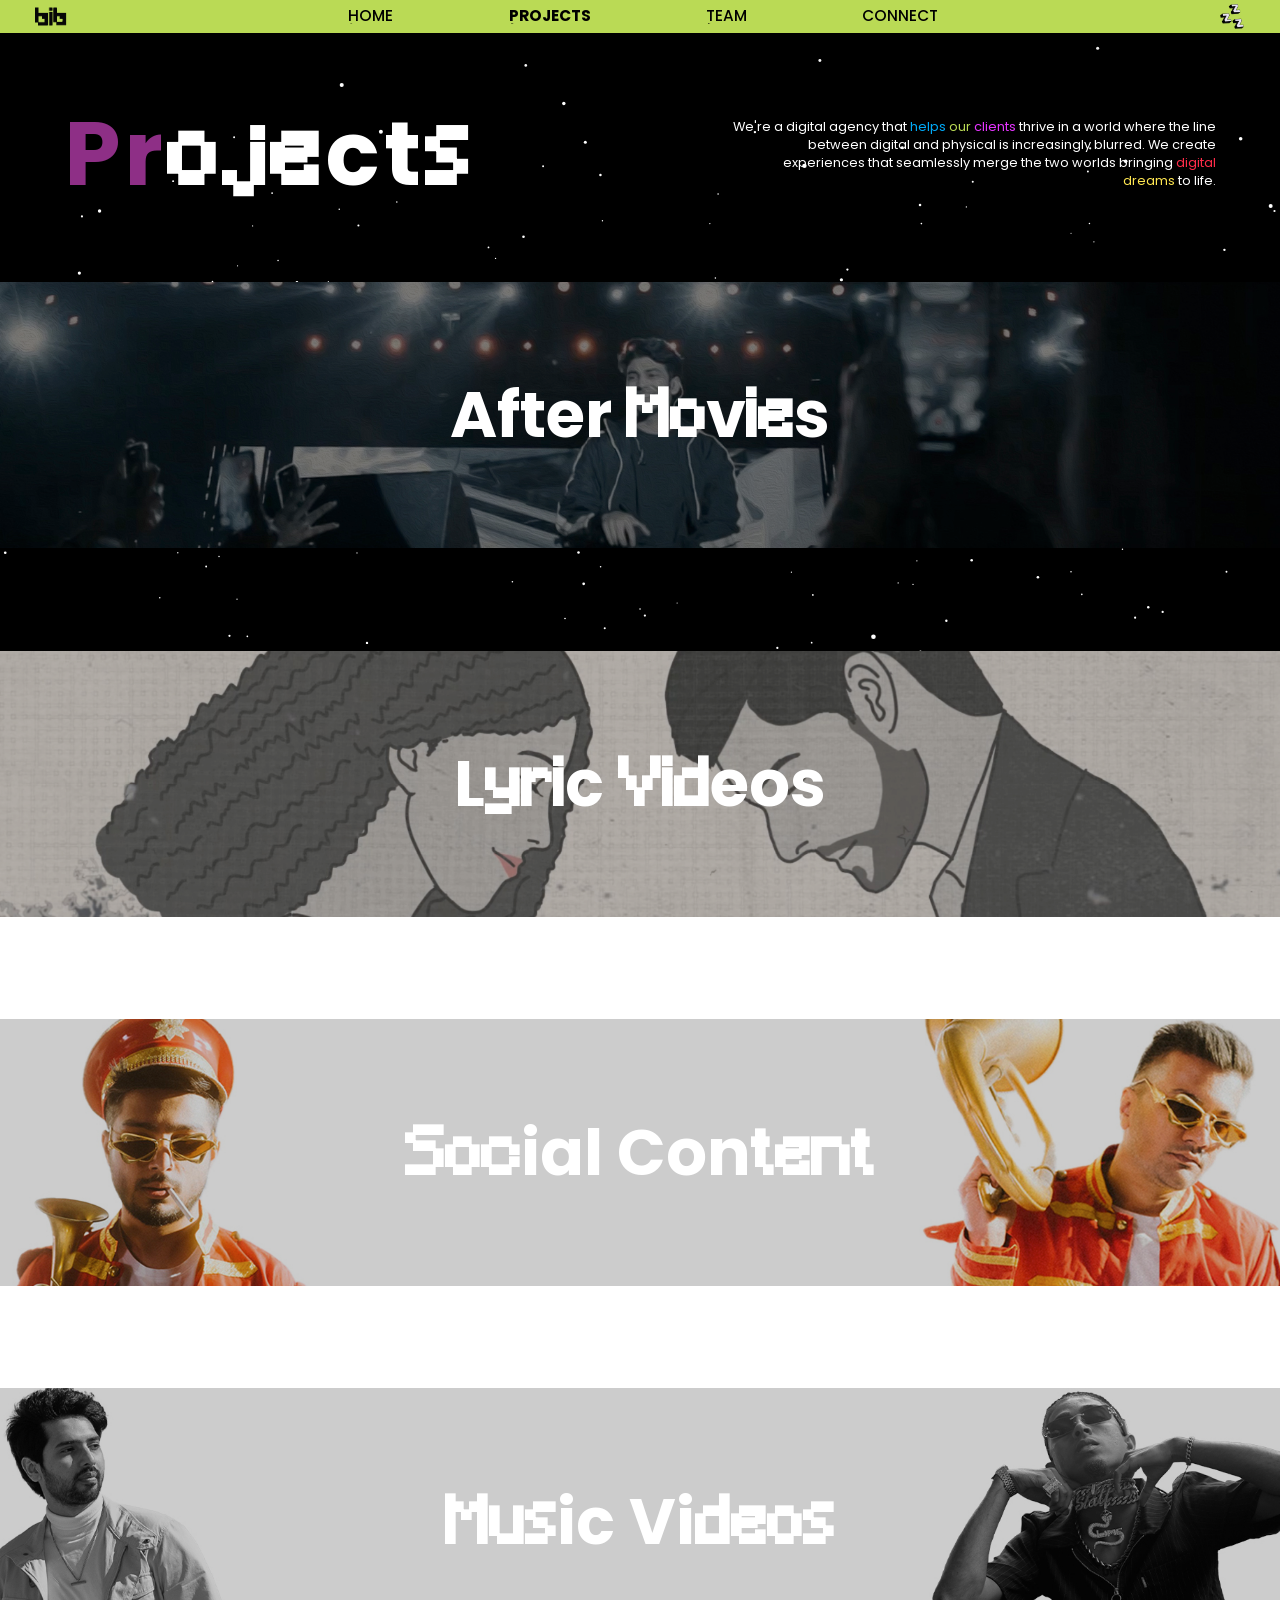
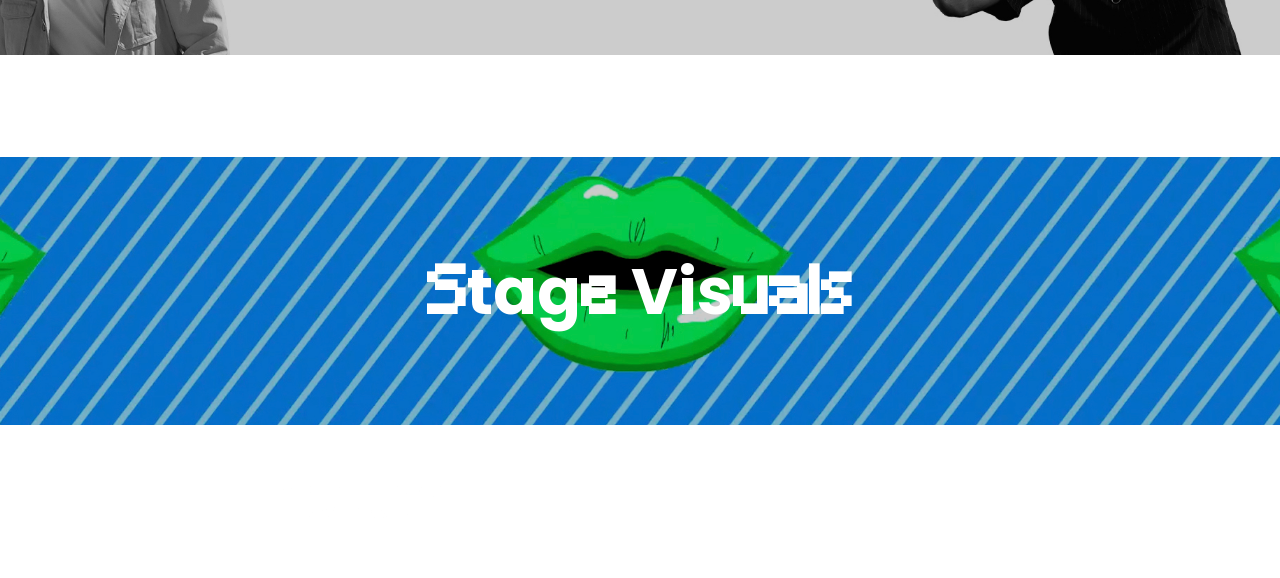
<file: projects.html>
<!DOCTYPE html>
<html lang="en">
<head>
    <meta charset="UTF-8">
    <meta http-equiv="X-UA-Compatible" content="IE=edge">
    <meta name="viewport" content="width=device-width, initial-scale=1.0">
    <title>Projects | Dreaming in Digital</title>
    <meta name="description" content="Discover our successful track record through our work.">
    
    <link rel="stylesheet" href="/css/base.css">
    <link rel="stylesheet" href="/css/projects.css">
    <link rel="icon" href="/assets/images/favicon.png" />
    <link rel="canonical" href="https://dreamingindigital.in/projects.html" />

    <!-- Fonts -->
    <link rel="preconnect" href="https://fonts.googleapis.com">
    <link rel="preconnect" href="https://fonts.gstatic.com" crossorigin>
    <link href="https://fonts.googleapis.com/css2?family=Poppins:wght@400;500;600;700;800;900&display=swap" rel="stylesheet">
    <!-- Fonts end -->

    <!-- Google tag (gtag.js) -->
    <script async src="https://www.googletagmanager.com/gtag/js?id=G-PB3BM4VSYN"></script>
    <script>
      window.dataLayer = window.dataLayer || [];
      function gtag(){dataLayer.push(arguments);}
      gtag('js', new Date());
    
      gtag('config', 'G-PB3BM4VSYN');
    </script>
</head>
<body ondragstart="return false;" ondrop="return false;">
    <div class="navbar-pc">
      <div class="navbar-pc-container">
        <a href="/index.html">
          <img class="logo" src="/assets/images/gifs/DID-black.gif" alt="Dreaming in Digital logo">
        </a>
          <ul>
              <li>
                  <a href="/index.html" class="link" title="Home">
                      <span class="mask">
                        <div class="link-container">
                          <span class="link-title1 title">HOME</span>
                          <span class="link-title2 title">HOME</span>
                        </div>
                      </span>
                    </a>
              </li>
              <li>
                  <a href="/projects.html" class="link" title="Projects">
                      <span class="mask">
                        <div class="link-container">
                          <span class="link-title1 title">PROJECTS</span>
                          <span class="link-title2 title">PROJECTS</span>
                        </div>
                      </span>
                    </a>
              </li>
              <li>
                  <a href="/team.html" class="link" title="Team">
                      <span class="mask">
                        <div class="link-container">
                          <span class="link-title1 title">TEAM</span>
                          <span class="link-title2 title">TEAM</span>
                        </div>
                      </span>
                    </a>
              </li>
              <li>
                  <a href="/connect.html" class="link" title="Connect">
                      <span class="mask">
                        <div class="link-container">
                          <span class="link-title1 title">CONNECT</span>
                          <span class="link-title2 title">CONNECT</span>
                        </div>
                      </span>
                    </a>
              </li>
          </ul>
          <a href="/projects/coming-soon.html">
            <img class="zzz" src="/assets/images/zzz.png" alt="">
          </a>
      </div>
    </div>
    <div class="navbar">
        <div class="navbar-container">
          <a href="/index.html" class="logo-link"><img class="logo" src="/assets/images/gifs/DID.gif" alt=""></a>
            <button class="menu" onclick="this.classList.toggle('opened');this.setAttribute('aria-expanded', this.classList.contains('opened'))" aria-label="Main Menu">
              <svg viewBox="0 0 100 100" class="" onclick="myFunction()">
                <path class="line line1" d="M 20,29.000046 H 80.000231 C 80.000231,29.000046 94.498839,28.817352 94.532987,66.711331 94.543142,77.980673 90.966081,81.670246 85.259173,81.668997 79.552261,81.667751 75.000211,74.999942 75.000211,74.999942 L 25.000021,25.000058" />
                <path class="line line2" d="M 20,50 H 80" />
                <path class="line line3" d="M 20,70.999954 H 80.000231 C 80.000231,70.999954 94.498839,71.182648 94.532987,33.288669 94.543142,22.019327 90.966081,18.329754 85.259173,18.331003 79.552261,18.332249 75.000211,25.000058 75.000211,25.000058 L 25.000021,74.999942" />
              </svg>
            </button>
        </div>
        <div class="nav-menu" id="nav-menu" style="height: 0px;visibility: hidden;opacity: 0;">
          <ul>
            <li><a href="/index.html">Home</a></li>
            <li><a href="/projects.html">Projects</a></li>
            <li><a href="/team.html">Team</a></li>
            <li><a href="/connect.html">Connect</a></li>
          </ul>
          <div class="nav-menu-bar">
              <div>
                  <span>SOCIALS</span>
                  <ul>
                      <li>
                        <a href="https://www.instagram.com/dreamingindigital.in/" target="_blank">
                          <svg xmlns="http://www.w3.org/2000/svg" width="16" height="16" fill="white" class="bi bi-instagram" viewBox="0 0 16 16">
                              <path d="M8 0C5.829 0 5.556.01 4.703.048 3.85.088 3.269.222 2.76.42a3.917 3.917 0 0 0-1.417.923A3.927 3.927 0 0 0 .42 2.76C.222 3.268.087 3.85.048 4.7.01 5.555 0 5.827 0 8.001c0 2.172.01 2.444.048 3.297.04.852.174 1.433.372 1.942.205.526.478.972.923 1.417.444.445.89.719 1.416.923.51.198 1.09.333 1.942.372C5.555 15.99 5.827 16 8 16s2.444-.01 3.298-.048c.851-.04 1.434-.174 1.943-.372a3.916 3.916 0 0 0 1.416-.923c.445-.445.718-.891.923-1.417.197-.509.332-1.09.372-1.942C15.99 10.445 16 10.173 16 8s-.01-2.445-.048-3.299c-.04-.851-.175-1.433-.372-1.941a3.926 3.926 0 0 0-.923-1.417A3.911 3.911 0 0 0 13.24.42c-.51-.198-1.092-.333-1.943-.372C10.443.01 10.172 0 7.998 0h.003zm-.717 1.442h.718c2.136 0 2.389.007 3.232.046.78.035 1.204.166 1.486.275.373.145.64.319.92.599.28.28.453.546.598.92.11.281.24.705.275 1.485.039.843.047 1.096.047 3.231s-.008 2.389-.047 3.232c-.035.78-.166 1.203-.275 1.485a2.47 2.47 0 0 1-.599.919c-.28.28-.546.453-.92.598-.28.11-.704.24-1.485.276-.843.038-1.096.047-3.232.047s-2.39-.009-3.233-.047c-.78-.036-1.203-.166-1.485-.276a2.478 2.478 0 0 1-.92-.598 2.48 2.48 0 0 1-.6-.92c-.109-.281-.24-.705-.275-1.485-.038-.843-.046-1.096-.046-3.233 0-2.136.008-2.388.046-3.231.036-.78.166-1.204.276-1.486.145-.373.319-.64.599-.92.28-.28.546-.453.92-.598.282-.11.705-.24 1.485-.276.738-.034 1.024-.044 2.515-.045v.002zm4.988 1.328a.96.96 0 1 0 0 1.92.96.96 0 0 0 0-1.92zm-4.27 1.122a4.109 4.109 0 1 0 0 8.217 4.109 4.109 0 0 0 0-8.217zm0 1.441a2.667 2.667 0 1 1 0 5.334 2.667 2.667 0 0 1 0-5.334z"/>
                            </svg>
                        </a>
                      </li>
                      <li>
                        <a href="https://www.youtube.com/@dreamingindigital" target="_blank">
                          <svg xmlns="http://www.w3.org/2000/svg" width="16" height="16" fill="white" class="bi bi-youtube" viewBox="0 0 16 16">
                              <path d="M8.051 1.999h.089c.822.003 4.987.033 6.11.335a2.01 2.01 0 0 1 1.415 1.42c.101.38.172.883.22 1.402l.01.104.022.26.008.104c.065.914.073 1.77.074 1.957v.075c-.001.194-.01 1.108-.082 2.06l-.008.105-.009.104c-.05.572-.124 1.14-.235 1.558a2.007 2.007 0 0 1-1.415 1.42c-1.16.312-5.569.334-6.18.335h-.142c-.309 0-1.587-.006-2.927-.052l-.17-.006-.087-.004-.171-.007-.171-.007c-1.11-.049-2.167-.128-2.654-.26a2.007 2.007 0 0 1-1.415-1.419c-.111-.417-.185-.986-.235-1.558L.09 9.82l-.008-.104A31.4 31.4 0 0 1 0 7.68v-.123c.002-.215.01-.958.064-1.778l.007-.103.003-.052.008-.104.022-.26.01-.104c.048-.519.119-1.023.22-1.402a2.007 2.007 0 0 1 1.415-1.42c.487-.13 1.544-.21 2.654-.26l.17-.007.172-.006.086-.003.171-.007A99.788 99.788 0 0 1 7.858 2h.193zM6.4 5.209v4.818l4.157-2.408L6.4 5.209z"/>
                          </svg>
                      </a>
                      </li>
                      <li>
                        <a href="https://in.pinterest.com/dreamingindigital/" target="_blank">
                          <svg xmlns="http://www.w3.org/2000/svg" width="16" height="16" fill="white" class="bi bi-pinterest" viewBox="0 0 16 16">
                              <path d="M8 0a8 8 0 0 0-2.915 15.452c-.07-.633-.134-1.606.027-2.297.146-.625.938-3.977.938-3.977s-.239-.479-.239-1.187c0-1.113.645-1.943 1.448-1.943.682 0 1.012.512 1.012 1.127 0 .686-.437 1.712-.663 2.663-.188.796.4 1.446 1.185 1.446 1.422 0 2.515-1.5 2.515-3.664 0-1.915-1.377-3.254-3.342-3.254-2.276 0-3.612 1.707-3.612 3.471 0 .688.265 1.425.595 1.826a.24.24 0 0 1 .056.23c-.061.252-.196.796-.222.907-.035.146-.116.177-.268.107-1-.465-1.624-1.926-1.624-3.1 0-2.523 1.834-4.84 5.286-4.84 2.775 0 4.932 1.977 4.932 4.62 0 2.757-1.739 4.976-4.151 4.976-.811 0-1.573-.421-1.834-.919l-.498 1.902c-.181.695-.669 1.566-.995 2.097A8 8 0 1 0 8 0z"/>
                          </svg>
                      </a>
                      </li>
                      <li>
                        <a href="https://twitter.com/Dreamxdigi" target="_blank">
                          <svg xmlns="http://www.w3.org/2000/svg" width="16" height="16" fill="white" class="bi bi-twitter" viewBox="0 0 16 16">
                              <path d="M5.026 15c6.038 0 9.341-5.003 9.341-9.334 0-.14 0-.282-.006-.422A6.685 6.685 0 0 0 16 3.542a6.658 6.658 0 0 1-1.889.518 3.301 3.301 0 0 0 1.447-1.817 6.533 6.533 0 0 1-2.087.793A3.286 3.286 0 0 0 7.875 6.03a9.325 9.325 0 0 1-6.767-3.429 3.289 3.289 0 0 0 1.018 4.382A3.323 3.323 0 0 1 .64 6.575v.045a3.288 3.288 0 0 0 2.632 3.218 3.203 3.203 0 0 1-.865.115 3.23 3.23 0 0 1-.614-.057 3.283 3.283 0 0 0 3.067 2.277A6.588 6.588 0 0 1 .78 13.58a6.32 6.32 0 0 1-.78-.045A9.344 9.344 0 0 0 5.026 15z"/>
                          </svg>
                      </a>
                      </li>
                  </ul>
              </div>
              <div class="copyright">
                  <span>©DREAMINGINDIGITAL</span>
                  <span>ALL RIGHTS RESERVED</span>
                  <span><a href="/privacy-policy.html">PRIVACY POLICY</a></span>
              </div>
          </div>
      </div>
    </div>
    
    <section class="section1">
        <div class="section1-container">
          <div class="projects-heading">
            <div>
              <h1>
                <span style="color: #8E2F86;">Pr</span>
                <span class="minecraft">oje</span>
                ct
                <span class="minecraft">s</span>
              </h1>
            </div>
            <!-- <div class="pacman-container">
              <div class="pacman"></div>
              <div class="dot"></div>
            </div> -->
            <div class="projects-content">
              <div class="projects-content-container">
                <div>
                  We're a digital agency that <span style="color: #00AAF8;">helps</span> <span style="color: var(--badass);">our</span> <span style="color: #E635FF;">clients</span> 
                  thrive in a world where the line between digital and physical is increasingly blurred. We create experiences that seamlessly merge the two worlds bringing
                  <span style="color: #FF2C49;">digital</span> <span style="color: #FFE751;">dreams</span> to life.
                </div>
              </div>
            </div>
          </div>
      </div>
    </section>
    <div class="projects">
      <div class="projects-container">
        <a class="projects-item" title="Aftermovies" href="/projects/aftermovies.html">
          <h3>After <span style="font-family: minecraft;">Mo</span>v<span style="font-family: minecraft;">ie</span>s</h3>
          <img src="/assets/images/projects/after_movies.jpg" alt="">
        </a>
        <a class="projects-item" title="Lyric Videos" href="/projects/lyric-videos.html">
          <h3>L<span style="font-family: minecraft;">yri</span>c <span style="font-family: minecraft;">Vid</span>eos</h3>
          <img src="/assets/images/projects/lyric_videos.jpg" alt="">
        </a>
        <a class="projects-item" title="Social Content" href="/projects/social-content.html">
          <h3><span style="font-family: minecraft;">Soc</span>ial Con<span style="font-family: minecraft;">tent</span></h3>
          <img src="/assets/images/projects/social_content.jpg" alt="">
        </a>
        <a class="projects-item" title="Music Videos" href="/projects/music-videos.html">
          <h3><span style="font-family: minecraft;">Mus</span>ic Vi<span style="font-family: minecraft;">deos</span></h3>
          <img src="/assets/images/projects/music_videos.jpg" alt="">
        </a>
        <a class="projects-item" title="Stage Visuals" href="/projects/stage-visuals.html">
          <h3><span style="font-family: minecraft;">S</span>tag<span style="font-family: minecraft;">e</span> Vis<span style="font-family: minecraft;">uals</span></h3>
          <img src="/assets/images/projects/stage_visuals.jpg" alt="">
        </a>
      </div>
    </div>
    <div class="socials">
      <div><a href="/privacy-policy.html">Privacy Policy</a></div>
      <div>
        <div class="checkout-arrow">
          <img src="/assets/images/gifs/checkoutsocial.gif" alt="">
          <img src="/assets/images/gifs/arrow-light-animated.gif" alt="">
        </div>
        <a href="https://www.instagram.com/dreamingindigital.in/" target="_blank">
          <svg xmlns="http://www.w3.org/2000/svg" width="16" height="16" fill="white" class="bi bi-instagram" viewBox="0 0 16 16">
              <path d="M8 0C5.829 0 5.556.01 4.703.048 3.85.088 3.269.222 2.76.42a3.917 3.917 0 0 0-1.417.923A3.927 3.927 0 0 0 .42 2.76C.222 3.268.087 3.85.048 4.7.01 5.555 0 5.827 0 8.001c0 2.172.01 2.444.048 3.297.04.852.174 1.433.372 1.942.205.526.478.972.923 1.417.444.445.89.719 1.416.923.51.198 1.09.333 1.942.372C5.555 15.99 5.827 16 8 16s2.444-.01 3.298-.048c.851-.04 1.434-.174 1.943-.372a3.916 3.916 0 0 0 1.416-.923c.445-.445.718-.891.923-1.417.197-.509.332-1.09.372-1.942C15.99 10.445 16 10.173 16 8s-.01-2.445-.048-3.299c-.04-.851-.175-1.433-.372-1.941a3.926 3.926 0 0 0-.923-1.417A3.911 3.911 0 0 0 13.24.42c-.51-.198-1.092-.333-1.943-.372C10.443.01 10.172 0 7.998 0h.003zm-.717 1.442h.718c2.136 0 2.389.007 3.232.046.78.035 1.204.166 1.486.275.373.145.64.319.92.599.28.28.453.546.598.92.11.281.24.705.275 1.485.039.843.047 1.096.047 3.231s-.008 2.389-.047 3.232c-.035.78-.166 1.203-.275 1.485a2.47 2.47 0 0 1-.599.919c-.28.28-.546.453-.92.598-.28.11-.704.24-1.485.276-.843.038-1.096.047-3.232.047s-2.39-.009-3.233-.047c-.78-.036-1.203-.166-1.485-.276a2.478 2.478 0 0 1-.92-.598 2.48 2.48 0 0 1-.6-.92c-.109-.281-.24-.705-.275-1.485-.038-.843-.046-1.096-.046-3.233 0-2.136.008-2.388.046-3.231.036-.78.166-1.204.276-1.486.145-.373.319-.64.599-.92.28-.28.546-.453.92-.598.282-.11.705-.24 1.485-.276.738-.034 1.024-.044 2.515-.045v.002zm4.988 1.328a.96.96 0 1 0 0 1.92.96.96 0 0 0 0-1.92zm-4.27 1.122a4.109 4.109 0 1 0 0 8.217 4.109 4.109 0 0 0 0-8.217zm0 1.441a2.667 2.667 0 1 1 0 5.334 2.667 2.667 0 0 1 0-5.334z"/>
            </svg>
      </a>
      <a href="https://www.youtube.com/@dreamingindigital" target="_blank">
          <svg xmlns="http://www.w3.org/2000/svg" width="16" height="16" fill="white" class="bi bi-youtube" viewBox="0 0 16 16">
              <path d="M8.051 1.999h.089c.822.003 4.987.033 6.11.335a2.01 2.01 0 0 1 1.415 1.42c.101.38.172.883.22 1.402l.01.104.022.26.008.104c.065.914.073 1.77.074 1.957v.075c-.001.194-.01 1.108-.082 2.06l-.008.105-.009.104c-.05.572-.124 1.14-.235 1.558a2.007 2.007 0 0 1-1.415 1.42c-1.16.312-5.569.334-6.18.335h-.142c-.309 0-1.587-.006-2.927-.052l-.17-.006-.087-.004-.171-.007-.171-.007c-1.11-.049-2.167-.128-2.654-.26a2.007 2.007 0 0 1-1.415-1.419c-.111-.417-.185-.986-.235-1.558L.09 9.82l-.008-.104A31.4 31.4 0 0 1 0 7.68v-.123c.002-.215.01-.958.064-1.778l.007-.103.003-.052.008-.104.022-.26.01-.104c.048-.519.119-1.023.22-1.402a2.007 2.007 0 0 1 1.415-1.42c.487-.13 1.544-.21 2.654-.26l.17-.007.172-.006.086-.003.171-.007A99.788 99.788 0 0 1 7.858 2h.193zM6.4 5.209v4.818l4.157-2.408L6.4 5.209z"/>
          </svg>
      </a>
      <a href="" target="_blank">
          <svg xmlns="http://www.w3.org/2000/svg" width="16" height="16" fill="white" class="bi bi-pinterest" viewBox="0 0 16 16">
              <path d="M8 0a8 8 0 0 0-2.915 15.452c-.07-.633-.134-1.606.027-2.297.146-.625.938-3.977.938-3.977s-.239-.479-.239-1.187c0-1.113.645-1.943 1.448-1.943.682 0 1.012.512 1.012 1.127 0 .686-.437 1.712-.663 2.663-.188.796.4 1.446 1.185 1.446 1.422 0 2.515-1.5 2.515-3.664 0-1.915-1.377-3.254-3.342-3.254-2.276 0-3.612 1.707-3.612 3.471 0 .688.265 1.425.595 1.826a.24.24 0 0 1 .056.23c-.061.252-.196.796-.222.907-.035.146-.116.177-.268.107-1-.465-1.624-1.926-1.624-3.1 0-2.523 1.834-4.84 5.286-4.84 2.775 0 4.932 1.977 4.932 4.62 0 2.757-1.739 4.976-4.151 4.976-.811 0-1.573-.421-1.834-.919l-.498 1.902c-.181.695-.669 1.566-.995 2.097A8 8 0 1 0 8 0z"/>
          </svg>
      </a>
      <a href="https://twitter.com/Dreamxdigi" target="_blank">
          <svg xmlns="http://www.w3.org/2000/svg" width="16" height="16" fill="white" class="bi bi-twitter" viewBox="0 0 16 16">
              <path d="M5.026 15c6.038 0 9.341-5.003 9.341-9.334 0-.14 0-.282-.006-.422A6.685 6.685 0 0 0 16 3.542a6.658 6.658 0 0 1-1.889.518 3.301 3.301 0 0 0 1.447-1.817 6.533 6.533 0 0 1-2.087.793A3.286 3.286 0 0 0 7.875 6.03a9.325 9.325 0 0 1-6.767-3.429 3.289 3.289 0 0 0 1.018 4.382A3.323 3.323 0 0 1 .64 6.575v.045a3.288 3.288 0 0 0 2.632 3.218 3.203 3.203 0 0 1-.865.115 3.23 3.23 0 0 1-.614-.057 3.283 3.283 0 0 0 3.067 2.277A6.588 6.588 0 0 1 .78 13.58a6.32 6.32 0 0 1-.78-.045A9.344 9.344 0 0 0 5.026 15z"/>
          </svg>
      </a>
      </div>
      <div></div>
    </div>
    
    <canvas id="cv"></canvas>
    
    <div class="cursor-dot-outline"></div>
    <div class="cursor-dot"></div>

    <script src="/js/cursor.js"></script>
    <script src="/js/script.js"></script>
    <script src="/js/stars.js"></script>

</body>
</html>
</file>
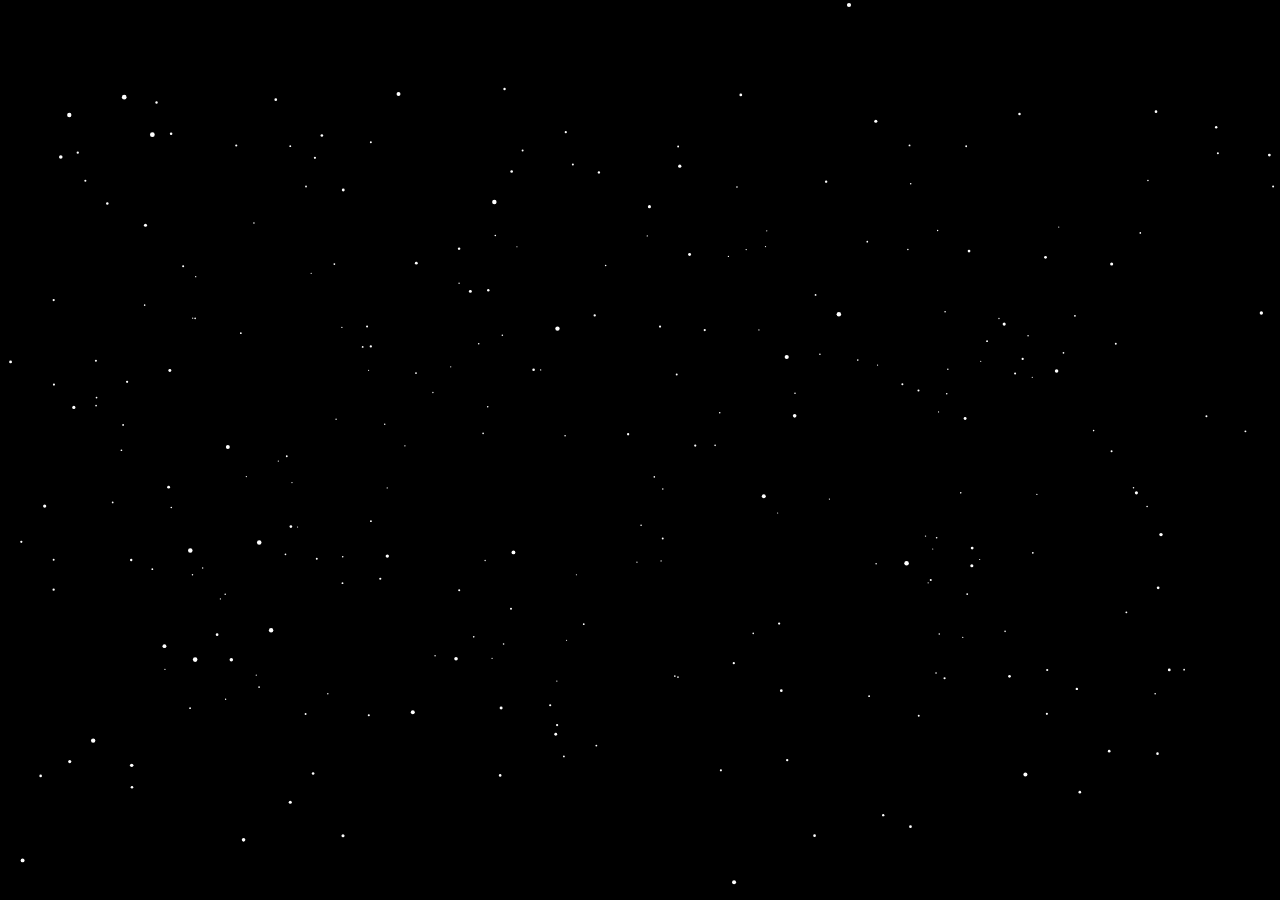
<file: stars.html>
<!DOCTYPE html>
<html lang="en">
<head>
    <meta charset="UTF-8">
    <meta http-equiv="X-UA-Compatible" content="IE=edge">
    <meta name="viewport" content="width=device-width, initial-scale=1.0">
    <title>Dreaming in Digital</title>
    <link rel="stylesheet" href="/css/base.css">
    <link rel="stylesheet" href="/css/styles.css">
    <link rel="icon" href="/assets/images/favicon.png" />

    <!-- Fonts -->
    <link rel="preconnect" href="https://fonts.googleapis.com">
    <link rel="preconnect" href="https://fonts.gstatic.com" crossorigin>
    <link href="https://fonts.googleapis.com/css2?family=Poppins:wght@400;500;600;700;800;900&display=swap" rel="stylesheet">
    <link href="https://fonts.googleapis.com/css2?family=Press+Start+2P&display=swap" rel="stylesheet">
    <!-- Fonts end -->
</head>
<body ondragstart="return false;" ondrop="return false;">
    <section class="section1">
        <canvas id="cv"></canvas>
    </section>    
    
    <div class="cursor-dot-outline"></div>
    <div class="cursor-dot"></div>

    <script src="/js/canvas.js"></script>
    <script src="/js/cursor.js"></script>
    <script src="/js/script.js"></script>
    <script src="/js/stars.js"></script>

</body>
</html>
</file>
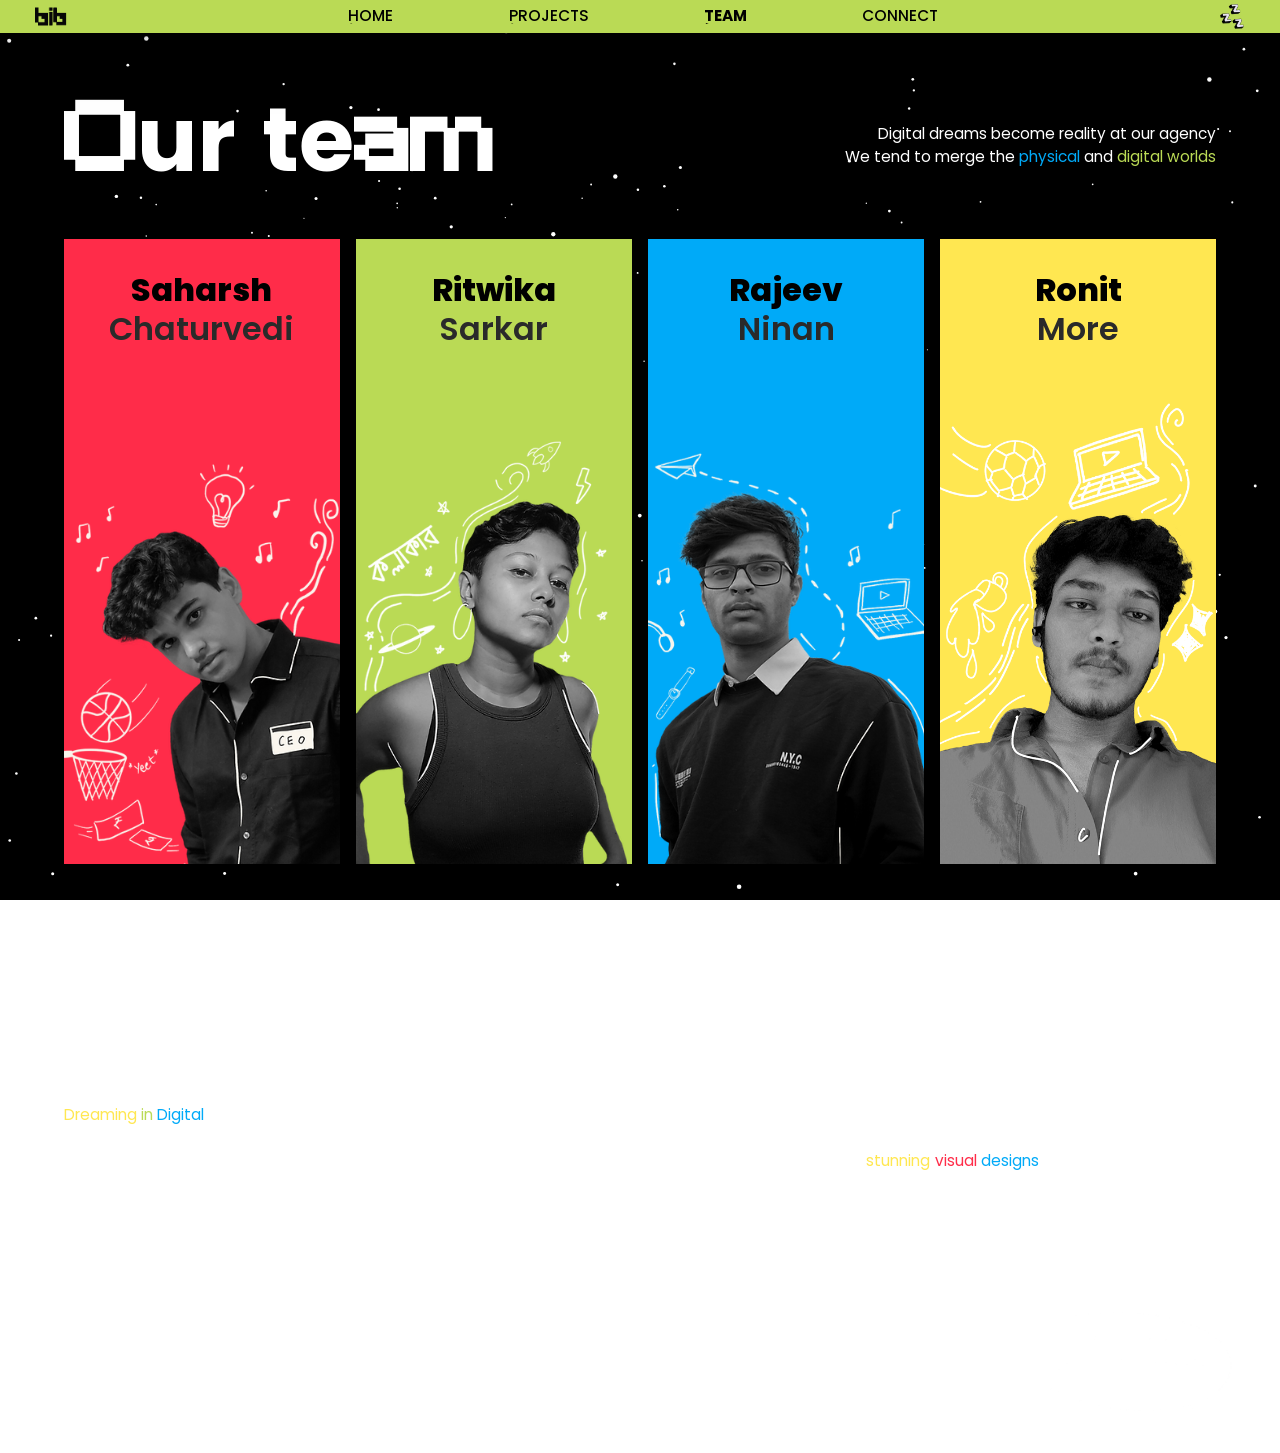
<file: team.html>
<!DOCTYPE html>
<html lang="en">
<head>
    <meta charset="UTF-8">
    <meta http-equiv="X-UA-Compatible" content="IE=edge">
    <meta name="viewport" content="width=device-width, initial-scale=1.0">
    <title>Team | Dreaming in Digital</title>
    <meta name="description" content="Get to know the people who drive our company forward.">
    
    <link rel="stylesheet" href="/css/base.css">
    <link rel="stylesheet" href="/css/team.css">
    <link rel="icon" href="/assets/images/favicon.png" />
    <link rel="canonical" href="https://dreamingindigital.in/team.html" />

    <!-- Fonts -->
    <link rel="preconnect" href="https://fonts.googleapis.com">
    <link rel="preconnect" href="https://fonts.gstatic.com" crossorigin>
    <link href="https://fonts.googleapis.com/css2?family=Poppins:wght@400;500;600;700;800;900&display=swap" rel="stylesheet">
    <!-- Fonts end -->

    <!-- Google tag (gtag.js) -->
    <script async src="https://www.googletagmanager.com/gtag/js?id=G-PB3BM4VSYN"></script>
    <script>
      window.dataLayer = window.dataLayer || [];
      function gtag(){dataLayer.push(arguments);}
      gtag('js', new Date());
    
      gtag('config', 'G-PB3BM4VSYN');
    </script>
</head>
<body ondragstart="return false;" ondrop="return false;">
    <div class="navbar-pc">
      <div class="navbar-pc-container">
        <a href="/index.html">
          <img class="logo" src="/assets/images/gifs/DID-black.gif" alt="Dreaming in Digital logo">
        </a>
          <ul>
              <li>
                  <a href="/index.html" class="link" title="Home">
                      <span class="mask">
                        <div class="link-container">
                          <span class="link-title1 title">HOME</span>
                          <span class="link-title2 title">HOME</span>
                        </div>
                      </span>
                    </a>
              </li>
              <li>
                  <a href="/projects.html" class="link" title="Projects">
                      <span class="mask">
                        <div class="link-container">
                          <span class="link-title1 title">PROJECTS</span>
                          <span class="link-title2 title">PROJECTS</span>
                        </div>
                      </span>
                    </a>
              </li>
              <li>
                  <a href="/team.html" class="link" title="Team">
                      <span class="mask">
                        <div class="link-container">
                          <span class="link-title1 title">TEAM</span>
                          <span class="link-title2 title">TEAM</span>
                        </div>
                      </span>
                    </a>
              </li>
              <li>
                  <a href="/connect.html" class="link" title="Connect">
                      <span class="mask">
                        <div class="link-container">
                          <span class="link-title1 title">CONNECT</span>
                          <span class="link-title2 title">CONNECT</span>
                        </div>
                      </span>
                    </a>
              </li>
          </ul>
          <a href="/projects/coming-soon.html">
            <img class="zzz" src="/assets/images/zzz.png" alt="">
          </a>
      </div>
    </div>
    <div class="navbar">
        <div class="navbar-container">
          <a href="/index.html" class="logo-link"><img class="logo" src="/assets/images/gifs/DID.gif" alt=""></a>
            <button class="menu" onclick="this.classList.toggle('opened');this.setAttribute('aria-expanded', this.classList.contains('opened'))" aria-label="Main Menu">
              <svg viewBox="0 0 100 100" class="" onclick="myFunction()">
                <path class="line line1" d="M 20,29.000046 H 80.000231 C 80.000231,29.000046 94.498839,28.817352 94.532987,66.711331 94.543142,77.980673 90.966081,81.670246 85.259173,81.668997 79.552261,81.667751 75.000211,74.999942 75.000211,74.999942 L 25.000021,25.000058" />
                <path class="line line2" d="M 20,50 H 80" />
                <path class="line line3" d="M 20,70.999954 H 80.000231 C 80.000231,70.999954 94.498839,71.182648 94.532987,33.288669 94.543142,22.019327 90.966081,18.329754 85.259173,18.331003 79.552261,18.332249 75.000211,25.000058 75.000211,25.000058 L 25.000021,74.999942" />
              </svg>
            </button>
        </div>
        <div class="nav-menu" id="nav-menu" style="height: 0px;visibility: hidden;opacity: 0;">
          <ul>
            <li><a href="/index.html">Home</a></li>
            <li><a href="/projects.html">Projects</a></li>
            <li><a href="/team.html">Team</a></li>
            <li><a href="/connect.html">Connect</a></li>
          </ul>
          <div class="nav-menu-bar">
              <div>
                  <span>SOCIALS</span>
                  <ul>
                      <li>
                        <a href="https://www.instagram.com/dreamingindigital.in/" target="_blank">
                          <svg xmlns="http://www.w3.org/2000/svg" width="16" height="16" fill="white" class="bi bi-instagram" viewBox="0 0 16 16">
                              <path d="M8 0C5.829 0 5.556.01 4.703.048 3.85.088 3.269.222 2.76.42a3.917 3.917 0 0 0-1.417.923A3.927 3.927 0 0 0 .42 2.76C.222 3.268.087 3.85.048 4.7.01 5.555 0 5.827 0 8.001c0 2.172.01 2.444.048 3.297.04.852.174 1.433.372 1.942.205.526.478.972.923 1.417.444.445.89.719 1.416.923.51.198 1.09.333 1.942.372C5.555 15.99 5.827 16 8 16s2.444-.01 3.298-.048c.851-.04 1.434-.174 1.943-.372a3.916 3.916 0 0 0 1.416-.923c.445-.445.718-.891.923-1.417.197-.509.332-1.09.372-1.942C15.99 10.445 16 10.173 16 8s-.01-2.445-.048-3.299c-.04-.851-.175-1.433-.372-1.941a3.926 3.926 0 0 0-.923-1.417A3.911 3.911 0 0 0 13.24.42c-.51-.198-1.092-.333-1.943-.372C10.443.01 10.172 0 7.998 0h.003zm-.717 1.442h.718c2.136 0 2.389.007 3.232.046.78.035 1.204.166 1.486.275.373.145.64.319.92.599.28.28.453.546.598.92.11.281.24.705.275 1.485.039.843.047 1.096.047 3.231s-.008 2.389-.047 3.232c-.035.78-.166 1.203-.275 1.485a2.47 2.47 0 0 1-.599.919c-.28.28-.546.453-.92.598-.28.11-.704.24-1.485.276-.843.038-1.096.047-3.232.047s-2.39-.009-3.233-.047c-.78-.036-1.203-.166-1.485-.276a2.478 2.478 0 0 1-.92-.598 2.48 2.48 0 0 1-.6-.92c-.109-.281-.24-.705-.275-1.485-.038-.843-.046-1.096-.046-3.233 0-2.136.008-2.388.046-3.231.036-.78.166-1.204.276-1.486.145-.373.319-.64.599-.92.28-.28.546-.453.92-.598.282-.11.705-.24 1.485-.276.738-.034 1.024-.044 2.515-.045v.002zm4.988 1.328a.96.96 0 1 0 0 1.92.96.96 0 0 0 0-1.92zm-4.27 1.122a4.109 4.109 0 1 0 0 8.217 4.109 4.109 0 0 0 0-8.217zm0 1.441a2.667 2.667 0 1 1 0 5.334 2.667 2.667 0 0 1 0-5.334z"/>
                            </svg>
                        </a>
                      </li>
                      <li>
                        <a href="https://www.youtube.com/@dreamingindigital" target="_blank">
                          <svg xmlns="http://www.w3.org/2000/svg" width="16" height="16" fill="white" class="bi bi-youtube" viewBox="0 0 16 16">
                              <path d="M8.051 1.999h.089c.822.003 4.987.033 6.11.335a2.01 2.01 0 0 1 1.415 1.42c.101.38.172.883.22 1.402l.01.104.022.26.008.104c.065.914.073 1.77.074 1.957v.075c-.001.194-.01 1.108-.082 2.06l-.008.105-.009.104c-.05.572-.124 1.14-.235 1.558a2.007 2.007 0 0 1-1.415 1.42c-1.16.312-5.569.334-6.18.335h-.142c-.309 0-1.587-.006-2.927-.052l-.17-.006-.087-.004-.171-.007-.171-.007c-1.11-.049-2.167-.128-2.654-.26a2.007 2.007 0 0 1-1.415-1.419c-.111-.417-.185-.986-.235-1.558L.09 9.82l-.008-.104A31.4 31.4 0 0 1 0 7.68v-.123c.002-.215.01-.958.064-1.778l.007-.103.003-.052.008-.104.022-.26.01-.104c.048-.519.119-1.023.22-1.402a2.007 2.007 0 0 1 1.415-1.42c.487-.13 1.544-.21 2.654-.26l.17-.007.172-.006.086-.003.171-.007A99.788 99.788 0 0 1 7.858 2h.193zM6.4 5.209v4.818l4.157-2.408L6.4 5.209z"/>
                          </svg>
                      </a>
                      </li>
                      <li>
                        <a href="https://in.pinterest.com/dreamingindigital/" target="_blank">
                          <svg xmlns="http://www.w3.org/2000/svg" width="16" height="16" fill="white" class="bi bi-pinterest" viewBox="0 0 16 16">
                              <path d="M8 0a8 8 0 0 0-2.915 15.452c-.07-.633-.134-1.606.027-2.297.146-.625.938-3.977.938-3.977s-.239-.479-.239-1.187c0-1.113.645-1.943 1.448-1.943.682 0 1.012.512 1.012 1.127 0 .686-.437 1.712-.663 2.663-.188.796.4 1.446 1.185 1.446 1.422 0 2.515-1.5 2.515-3.664 0-1.915-1.377-3.254-3.342-3.254-2.276 0-3.612 1.707-3.612 3.471 0 .688.265 1.425.595 1.826a.24.24 0 0 1 .056.23c-.061.252-.196.796-.222.907-.035.146-.116.177-.268.107-1-.465-1.624-1.926-1.624-3.1 0-2.523 1.834-4.84 5.286-4.84 2.775 0 4.932 1.977 4.932 4.62 0 2.757-1.739 4.976-4.151 4.976-.811 0-1.573-.421-1.834-.919l-.498 1.902c-.181.695-.669 1.566-.995 2.097A8 8 0 1 0 8 0z"/>
                          </svg>
                      </a>
                      </li>
                      <li>
                        <a href="https://twitter.com/Dreamxdigi" target="_blank">
                          <svg xmlns="http://www.w3.org/2000/svg" width="16" height="16" fill="white" class="bi bi-twitter" viewBox="0 0 16 16">
                              <path d="M5.026 15c6.038 0 9.341-5.003 9.341-9.334 0-.14 0-.282-.006-.422A6.685 6.685 0 0 0 16 3.542a6.658 6.658 0 0 1-1.889.518 3.301 3.301 0 0 0 1.447-1.817 6.533 6.533 0 0 1-2.087.793A3.286 3.286 0 0 0 7.875 6.03a9.325 9.325 0 0 1-6.767-3.429 3.289 3.289 0 0 0 1.018 4.382A3.323 3.323 0 0 1 .64 6.575v.045a3.288 3.288 0 0 0 2.632 3.218 3.203 3.203 0 0 1-.865.115 3.23 3.23 0 0 1-.614-.057 3.283 3.283 0 0 0 3.067 2.277A6.588 6.588 0 0 1 .78 13.58a6.32 6.32 0 0 1-.78-.045A9.344 9.344 0 0 0 5.026 15z"/>
                          </svg>
                      </a>
                      </li>
                  </ul>
              </div>
              <div class="copyright">
                  <span>©DREAMINGINDIGITAL</span>
                  <span>ALL RIGHTS RESERVED</span>
                  <span><a href="/privacy-policy.html">PRIVACY POLICY</a></span>
              </div>
          </div>
      </div>
    </div>
    
    <section class="section1">
        <!-- <h1>Dreaming<br> in Digital</h1> -->
        <div class="section1-container">
          <div class="team-heading">
            <div class="h1">
              <span><span style="font-family: minecraft;">O</span>ur</span>
              <h1>
                <span>te</span><span style="font-family: minecraft;">am</span>
              </h1>
            </div>
            <div class="team-content">
              <div class="team-content-container">
                <div>
                  <span>Digital dreams</span> become reality at <span>our agency</span> 
                </div>
                <div>
                  We <span>tend to merge the</span> <span style="color: #00AAF8;">physical</span> and <span style="color: var(--badass);">digital worlds</span> 
                </div>
              </div>
            </div>
          </div>
          <div class="team">
            <div class="team-container">
                <div class="team-container-item">
                  <img src="/assets/images/team/saharsh.png" alt="">
                  <h2>
                    <span>Saharsh</span>
                    <span>Chaturvedi</span>
                  </h2>
                </div>
                <div class="team-container-item">
                  <img src="/assets/images/team/ritwika.png" alt="">
                  <h2>
                    <span>Ritwika</span>
                    <span>Sarkar</span>
                  </h2>
                </div>
                <div class="team-container-item">
                  <img src="/assets/images/team/rajeev.png" alt="">
                  <h2>
                    <span>Rajeev</span>
                    <span>Ninan</span>
                  </h2>
                </div>
                <div class="team-container-item">
                  <img src="/assets/images/team/ronit.png" alt="">
                  <h2>
                    <span>Ronit</span>
                    <span>More</span>
                  </h2>
                </div>
            </div>
          </div>
        </div>
        <div class="section1-container">
          <div class="team-heading">
            <div class="h2">
              <h2>
                <span>
                  Ab<span style="font-family: minecraft;">out</span>
                </span> 
                <span>
                  U<span style="font-family: minecraft;">s</span>
                </span>
              </h2>
            </div>
            <div class="team-content">
              <div class="team-content-container">
              </div>
            </div>
          </div>
          <div class="team">
            <div class="team-container">
              <p>
                <span style="color: var(--yellow);">Dreaming</span> <span style="color: var(--badass);">in</span> <span style="color: var(--blue);">Digital</span> is powered by a team of highly talented and passionate individuals who are dedicated to
                bringing digital dreams to life. Each member of our team brings a unique set of skills, experience, and expertise,
                which allows us to offer our clients a wide range of services and solutions. Our designers are masters of visual 
                communication, able to bring complex concepts and ideas to life through <span style="color: var(--yellow);">stunning</span> <span style="color: var(--red);">visual</span> <span style="color: var(--blue);">designs</span>. 
                They work closely with our developers, who are skilled in a wide range of programming languages and platforms,
                to ensure that the design and functionality of every project are seamless.
                <br><br>
                At Dreaming in Digital, we believe that our team is our greatest asset. We are proud to work with such a talented
                and passionate group of individuals who are dedicated to helping our clients thrive in a digital world.
              </p>
            </div>
          </div>
          <img src="/assets/images/gifs/wtjot.gif" alt="" onclick="location.href='/connect.html';" class="wtjot-img">

        </div>
    </section>

    <div class="socials">
      <div><a href="/privacy-policy.html">Privacy Policy</a></div>
      <div>
        <a href="https://www.instagram.com/dreamingindigital.in/" target="_blank">
          <svg xmlns="http://www.w3.org/2000/svg" width="16" height="16" fill="white" class="bi bi-instagram" viewBox="0 0 16 16">
              <path d="M8 0C5.829 0 5.556.01 4.703.048 3.85.088 3.269.222 2.76.42a3.917 3.917 0 0 0-1.417.923A3.927 3.927 0 0 0 .42 2.76C.222 3.268.087 3.85.048 4.7.01 5.555 0 5.827 0 8.001c0 2.172.01 2.444.048 3.297.04.852.174 1.433.372 1.942.205.526.478.972.923 1.417.444.445.89.719 1.416.923.51.198 1.09.333 1.942.372C5.555 15.99 5.827 16 8 16s2.444-.01 3.298-.048c.851-.04 1.434-.174 1.943-.372a3.916 3.916 0 0 0 1.416-.923c.445-.445.718-.891.923-1.417.197-.509.332-1.09.372-1.942C15.99 10.445 16 10.173 16 8s-.01-2.445-.048-3.299c-.04-.851-.175-1.433-.372-1.941a3.926 3.926 0 0 0-.923-1.417A3.911 3.911 0 0 0 13.24.42c-.51-.198-1.092-.333-1.943-.372C10.443.01 10.172 0 7.998 0h.003zm-.717 1.442h.718c2.136 0 2.389.007 3.232.046.78.035 1.204.166 1.486.275.373.145.64.319.92.599.28.28.453.546.598.92.11.281.24.705.275 1.485.039.843.047 1.096.047 3.231s-.008 2.389-.047 3.232c-.035.78-.166 1.203-.275 1.485a2.47 2.47 0 0 1-.599.919c-.28.28-.546.453-.92.598-.28.11-.704.24-1.485.276-.843.038-1.096.047-3.232.047s-2.39-.009-3.233-.047c-.78-.036-1.203-.166-1.485-.276a2.478 2.478 0 0 1-.92-.598 2.48 2.48 0 0 1-.6-.92c-.109-.281-.24-.705-.275-1.485-.038-.843-.046-1.096-.046-3.233 0-2.136.008-2.388.046-3.231.036-.78.166-1.204.276-1.486.145-.373.319-.64.599-.92.28-.28.546-.453.92-.598.282-.11.705-.24 1.485-.276.738-.034 1.024-.044 2.515-.045v.002zm4.988 1.328a.96.96 0 1 0 0 1.92.96.96 0 0 0 0-1.92zm-4.27 1.122a4.109 4.109 0 1 0 0 8.217 4.109 4.109 0 0 0 0-8.217zm0 1.441a2.667 2.667 0 1 1 0 5.334 2.667 2.667 0 0 1 0-5.334z"/>
            </svg>
      </a>
      <a href="https://www.youtube.com/@dreamingindigital" target="_blank">
          <svg xmlns="http://www.w3.org/2000/svg" width="16" height="16" fill="white" class="bi bi-youtube" viewBox="0 0 16 16">
              <path d="M8.051 1.999h.089c.822.003 4.987.033 6.11.335a2.01 2.01 0 0 1 1.415 1.42c.101.38.172.883.22 1.402l.01.104.022.26.008.104c.065.914.073 1.77.074 1.957v.075c-.001.194-.01 1.108-.082 2.06l-.008.105-.009.104c-.05.572-.124 1.14-.235 1.558a2.007 2.007 0 0 1-1.415 1.42c-1.16.312-5.569.334-6.18.335h-.142c-.309 0-1.587-.006-2.927-.052l-.17-.006-.087-.004-.171-.007-.171-.007c-1.11-.049-2.167-.128-2.654-.26a2.007 2.007 0 0 1-1.415-1.419c-.111-.417-.185-.986-.235-1.558L.09 9.82l-.008-.104A31.4 31.4 0 0 1 0 7.68v-.123c.002-.215.01-.958.064-1.778l.007-.103.003-.052.008-.104.022-.26.01-.104c.048-.519.119-1.023.22-1.402a2.007 2.007 0 0 1 1.415-1.42c.487-.13 1.544-.21 2.654-.26l.17-.007.172-.006.086-.003.171-.007A99.788 99.788 0 0 1 7.858 2h.193zM6.4 5.209v4.818l4.157-2.408L6.4 5.209z"/>
          </svg>
      </a>
      <a href="" target="_blank">
          <svg xmlns="http://www.w3.org/2000/svg" width="16" height="16" fill="white" class="bi bi-pinterest" viewBox="0 0 16 16">
              <path d="M8 0a8 8 0 0 0-2.915 15.452c-.07-.633-.134-1.606.027-2.297.146-.625.938-3.977.938-3.977s-.239-.479-.239-1.187c0-1.113.645-1.943 1.448-1.943.682 0 1.012.512 1.012 1.127 0 .686-.437 1.712-.663 2.663-.188.796.4 1.446 1.185 1.446 1.422 0 2.515-1.5 2.515-3.664 0-1.915-1.377-3.254-3.342-3.254-2.276 0-3.612 1.707-3.612 3.471 0 .688.265 1.425.595 1.826a.24.24 0 0 1 .056.23c-.061.252-.196.796-.222.907-.035.146-.116.177-.268.107-1-.465-1.624-1.926-1.624-3.1 0-2.523 1.834-4.84 5.286-4.84 2.775 0 4.932 1.977 4.932 4.62 0 2.757-1.739 4.976-4.151 4.976-.811 0-1.573-.421-1.834-.919l-.498 1.902c-.181.695-.669 1.566-.995 2.097A8 8 0 1 0 8 0z"/>
          </svg>
      </a>
      <a href="https://twitter.com/Dreamxdigi" target="_blank">
          <svg xmlns="http://www.w3.org/2000/svg" width="16" height="16" fill="white" class="bi bi-twitter" viewBox="0 0 16 16">
              <path d="M5.026 15c6.038 0 9.341-5.003 9.341-9.334 0-.14 0-.282-.006-.422A6.685 6.685 0 0 0 16 3.542a6.658 6.658 0 0 1-1.889.518 3.301 3.301 0 0 0 1.447-1.817 6.533 6.533 0 0 1-2.087.793A3.286 3.286 0 0 0 7.875 6.03a9.325 9.325 0 0 1-6.767-3.429 3.289 3.289 0 0 0 1.018 4.382A3.323 3.323 0 0 1 .64 6.575v.045a3.288 3.288 0 0 0 2.632 3.218 3.203 3.203 0 0 1-.865.115 3.23 3.23 0 0 1-.614-.057 3.283 3.283 0 0 0 3.067 2.277A6.588 6.588 0 0 1 .78 13.58a6.32 6.32 0 0 1-.78-.045A9.344 9.344 0 0 0 5.026 15z"/>
          </svg>
      </a>
      </div>
      <div></div>
    </div>
    <canvas id="cv"></canvas>

    <div class="cursor-dot-outline"></div>
    <div class="cursor-dot"></div>

    <script src="/js/cursor.js"></script>
    <script src="/js/script.js"></script>
    <script src="/js/stars.js"></script>
</body>
</html>
</file>
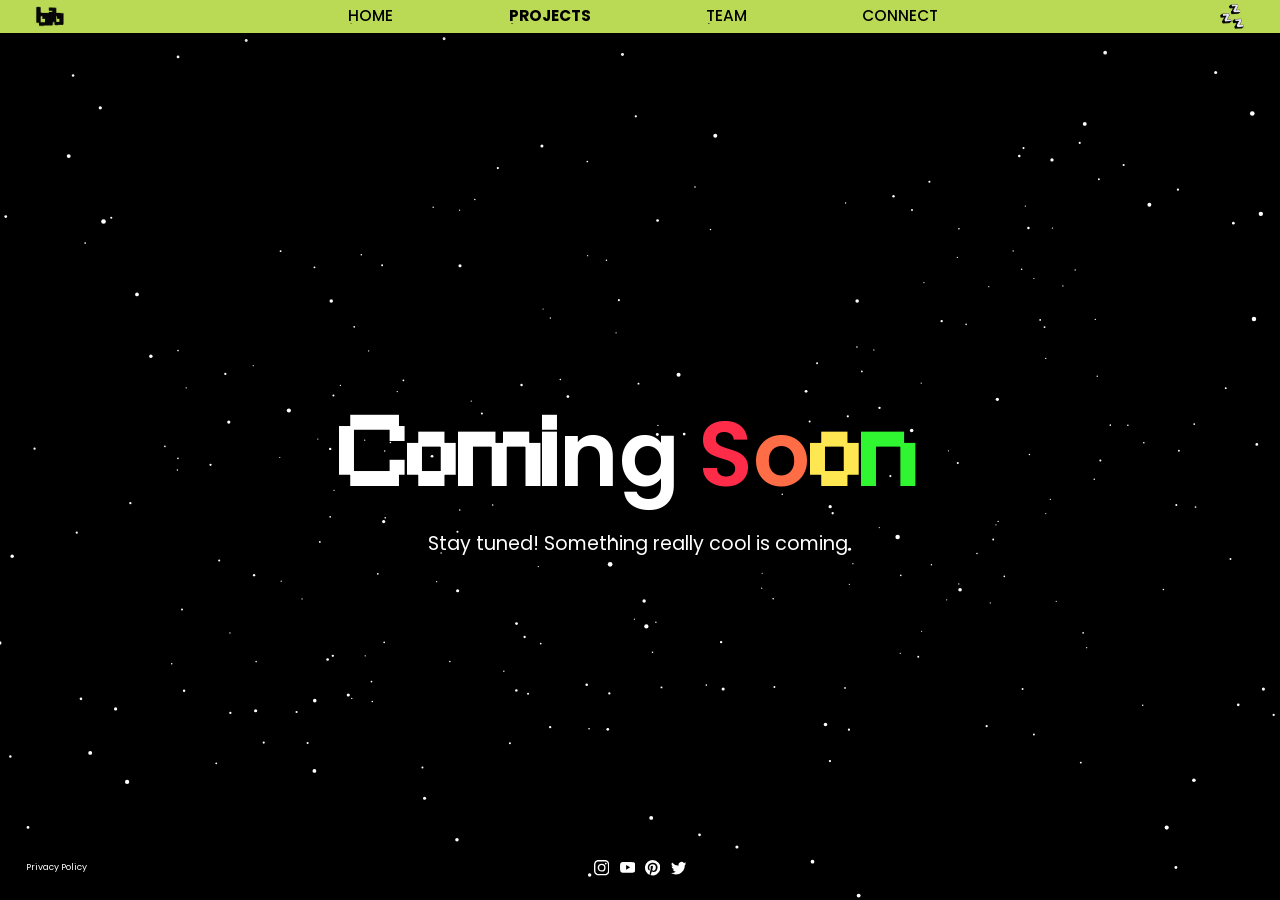
<file: projects/coming-soon.html>
<!DOCTYPE html>
<html lang="en">
<head>
    <meta charset="UTF-8">
    <meta http-equiv="X-UA-Compatible" content="IE=edge">
    <meta name="viewport" content="width=device-width, initial-scale=1.0">
    <title>Coming Soon | Dreaming in Digital</title>
    <meta name="description" content="Digital media agency, offering expert content creation and dynamic multimedia solutions.">
    <meta name="keywords" content="Dreaming in Digital, dreamingindigital, DreamingInDigital"/>
    <meta name="robots" content="noindex">
    
    <link rel="stylesheet" href="/css/base.css">
    <link rel="stylesheet" href="/css/coming-soon.css">
    <link rel="icon" href="/assets/images/favicon.png" />
    <link rel="canonical" href="https://dreamingindigital.in/coming-soon.html" />

    <!-- Fonts -->
    <link rel="preconnect" href="https://fonts.googleapis.com">
    <link rel="preconnect" href="https://fonts.gstatic.com" crossorigin>
    <link href="https://fonts.googleapis.com/css2?family=Poppins:wght@400;500;600;700;800;900&display=swap" rel="stylesheet">
    <link href="https://fonts.googleapis.com/css2?family=Press+Start+2P&display=swap" rel="stylesheet">
    <!-- Fonts end -->

    <!-- Google tag (gtag.js) -->
    <script async src="https://www.googletagmanager.com/gtag/js?id=G-PB3BM4VSYN"></script>
    <script>
      window.dataLayer = window.dataLayer || [];
      function gtag(){dataLayer.push(arguments);}
      gtag('js', new Date());
    
      gtag('config', 'G-PB3BM4VSYN');
    </script>
</head>
<body ondragstart="return false;" ondrop="return false;">
    
    <div class="navbar-pc">
      <div class="navbar-pc-container">
        <a href="/index.html">
          <img class="logo" src="/assets/images/gifs/DID-black.gif" alt="Dreaming in Digital logo">
        </a>
          <ul>
              <li>
                  <a href="/index.html" class="link" title="Home">
                      <span class="mask">
                        <div class="link-container">
                          <span class="link-title1 title">HOME</span>
                          <span class="link-title2 title">HOME</span>
                        </div>
                      </span>
                    </a>
              </li>
              <li>
                  <a href="/projects.html" class="link" title="Projects">
                      <span class="mask">
                        <div class="link-container">
                          <span class="link-title1 title">PROJECTS</span>
                          <span class="link-title2 title">PROJECTS</span>
                        </div>
                      </span>
                    </a>
              </li>
              <li>
                  <a href="/team.html" class="link" title="Team">
                      <span class="mask">
                        <div class="link-container">
                          <span class="link-title1 title">TEAM</span>
                          <span class="link-title2 title">TEAM</span>
                        </div>
                      </span>
                    </a>
              </li>
              <li>
                  <a href="/connect.html" class="link" title="Connect">
                      <span class="mask">
                        <div class="link-container">
                          <span class="link-title1 title">CONNECT</span>
                          <span class="link-title2 title">CONNECT</span>
                        </div>
                      </span>
                    </a>
              </li>
          </ul>
          <img class="zzz" src="/assets/images/zzz.png" alt="">
      </div>
    </div>
    <div class="navbar">
        <div class="navbar-container">
            <a href="/index.html" class="logo-link"><img class="logo" src="/assets/images/gifs/DID.gif" alt="Dreaming in Digital logo"></a>
            <button class="menu" onclick="this.classList.toggle('opened');this.setAttribute('aria-expanded', this.classList.contains('opened'))" aria-label="Main Menu">
              <svg viewBox="0 0 100 100" class="" onclick="myFunction()">
                <path class="line line1" d="M 20,29.000046 H 80.000231 C 80.000231,29.000046 94.498839,28.817352 94.532987,66.711331 94.543142,77.980673 90.966081,81.670246 85.259173,81.668997 79.552261,81.667751 75.000211,74.999942 75.000211,74.999942 L 25.000021,25.000058" />
                <path class="line line2" d="M 20,50 H 80" />
                <path class="line line3" d="M 20,70.999954 H 80.000231 C 80.000231,70.999954 94.498839,71.182648 94.532987,33.288669 94.543142,22.019327 90.966081,18.329754 85.259173,18.331003 79.552261,18.332249 75.000211,25.000058 75.000211,25.000058 L 25.000021,74.999942" />
              </svg>
            </button>
        </div>
        <div class="nav-menu" id="nav-menu" style="height: 0px;visibility: hidden;opacity: 0;">
            <ul>
                <li><a href="/index.html">Home</a></li>
                <li><a href="/projects.html">Projects</a></li>
                <li><a href="/team.html">Team</a></li>
                <li><a href="/connect.html">Connect</a></li>
            </ul>
            <div class="nav-menu-bar">
                <div>
                    <span>SOCIALS</span>
                    <ul>
                        <li>
                          <a href="https://www.instagram.com/dreamingindigital.in/" target="_blank">
                            <svg xmlns="http://www.w3.org/2000/svg" width="16" height="16" fill="white" class="bi bi-instagram" viewBox="0 0 16 16">
                                <path d="M8 0C5.829 0 5.556.01 4.703.048 3.85.088 3.269.222 2.76.42a3.917 3.917 0 0 0-1.417.923A3.927 3.927 0 0 0 .42 2.76C.222 3.268.087 3.85.048 4.7.01 5.555 0 5.827 0 8.001c0 2.172.01 2.444.048 3.297.04.852.174 1.433.372 1.942.205.526.478.972.923 1.417.444.445.89.719 1.416.923.51.198 1.09.333 1.942.372C5.555 15.99 5.827 16 8 16s2.444-.01 3.298-.048c.851-.04 1.434-.174 1.943-.372a3.916 3.916 0 0 0 1.416-.923c.445-.445.718-.891.923-1.417.197-.509.332-1.09.372-1.942C15.99 10.445 16 10.173 16 8s-.01-2.445-.048-3.299c-.04-.851-.175-1.433-.372-1.941a3.926 3.926 0 0 0-.923-1.417A3.911 3.911 0 0 0 13.24.42c-.51-.198-1.092-.333-1.943-.372C10.443.01 10.172 0 7.998 0h.003zm-.717 1.442h.718c2.136 0 2.389.007 3.232.046.78.035 1.204.166 1.486.275.373.145.64.319.92.599.28.28.453.546.598.92.11.281.24.705.275 1.485.039.843.047 1.096.047 3.231s-.008 2.389-.047 3.232c-.035.78-.166 1.203-.275 1.485a2.47 2.47 0 0 1-.599.919c-.28.28-.546.453-.92.598-.28.11-.704.24-1.485.276-.843.038-1.096.047-3.232.047s-2.39-.009-3.233-.047c-.78-.036-1.203-.166-1.485-.276a2.478 2.478 0 0 1-.92-.598 2.48 2.48 0 0 1-.6-.92c-.109-.281-.24-.705-.275-1.485-.038-.843-.046-1.096-.046-3.233 0-2.136.008-2.388.046-3.231.036-.78.166-1.204.276-1.486.145-.373.319-.64.599-.92.28-.28.546-.453.92-.598.282-.11.705-.24 1.485-.276.738-.034 1.024-.044 2.515-.045v.002zm4.988 1.328a.96.96 0 1 0 0 1.92.96.96 0 0 0 0-1.92zm-4.27 1.122a4.109 4.109 0 1 0 0 8.217 4.109 4.109 0 0 0 0-8.217zm0 1.441a2.667 2.667 0 1 1 0 5.334 2.667 2.667 0 0 1 0-5.334z"/>
                              </svg>
                          </a>
                        </li>
                        <li>
                          <a href="https://www.youtube.com/@dreamingindigital" target="_blank">
                            <svg xmlns="http://www.w3.org/2000/svg" width="16" height="16" fill="white" class="bi bi-youtube" viewBox="0 0 16 16">
                                <path d="M8.051 1.999h.089c.822.003 4.987.033 6.11.335a2.01 2.01 0 0 1 1.415 1.42c.101.38.172.883.22 1.402l.01.104.022.26.008.104c.065.914.073 1.77.074 1.957v.075c-.001.194-.01 1.108-.082 2.06l-.008.105-.009.104c-.05.572-.124 1.14-.235 1.558a2.007 2.007 0 0 1-1.415 1.42c-1.16.312-5.569.334-6.18.335h-.142c-.309 0-1.587-.006-2.927-.052l-.17-.006-.087-.004-.171-.007-.171-.007c-1.11-.049-2.167-.128-2.654-.26a2.007 2.007 0 0 1-1.415-1.419c-.111-.417-.185-.986-.235-1.558L.09 9.82l-.008-.104A31.4 31.4 0 0 1 0 7.68v-.123c.002-.215.01-.958.064-1.778l.007-.103.003-.052.008-.104.022-.26.01-.104c.048-.519.119-1.023.22-1.402a2.007 2.007 0 0 1 1.415-1.42c.487-.13 1.544-.21 2.654-.26l.17-.007.172-.006.086-.003.171-.007A99.788 99.788 0 0 1 7.858 2h.193zM6.4 5.209v4.818l4.157-2.408L6.4 5.209z"/>
                            </svg>
                        </a>
                        </li>
                        <li>
                          <a href="https://in.pinterest.com/dreamingindigital/" target="_blank">
                            <svg xmlns="http://www.w3.org/2000/svg" width="16" height="16" fill="white" class="bi bi-pinterest" viewBox="0 0 16 16">
                                <path d="M8 0a8 8 0 0 0-2.915 15.452c-.07-.633-.134-1.606.027-2.297.146-.625.938-3.977.938-3.977s-.239-.479-.239-1.187c0-1.113.645-1.943 1.448-1.943.682 0 1.012.512 1.012 1.127 0 .686-.437 1.712-.663 2.663-.188.796.4 1.446 1.185 1.446 1.422 0 2.515-1.5 2.515-3.664 0-1.915-1.377-3.254-3.342-3.254-2.276 0-3.612 1.707-3.612 3.471 0 .688.265 1.425.595 1.826a.24.24 0 0 1 .056.23c-.061.252-.196.796-.222.907-.035.146-.116.177-.268.107-1-.465-1.624-1.926-1.624-3.1 0-2.523 1.834-4.84 5.286-4.84 2.775 0 4.932 1.977 4.932 4.62 0 2.757-1.739 4.976-4.151 4.976-.811 0-1.573-.421-1.834-.919l-.498 1.902c-.181.695-.669 1.566-.995 2.097A8 8 0 1 0 8 0z"/>
                            </svg>
                        </a>
                        </li>
                        <li>
                          <a href="https://twitter.com/Dreamxdigi" target="_blank">
                            <svg xmlns="http://www.w3.org/2000/svg" width="16" height="16" fill="white" class="bi bi-twitter" viewBox="0 0 16 16">
                                <path d="M5.026 15c6.038 0 9.341-5.003 9.341-9.334 0-.14 0-.282-.006-.422A6.685 6.685 0 0 0 16 3.542a6.658 6.658 0 0 1-1.889.518 3.301 3.301 0 0 0 1.447-1.817 6.533 6.533 0 0 1-2.087.793A3.286 3.286 0 0 0 7.875 6.03a9.325 9.325 0 0 1-6.767-3.429 3.289 3.289 0 0 0 1.018 4.382A3.323 3.323 0 0 1 .64 6.575v.045a3.288 3.288 0 0 0 2.632 3.218 3.203 3.203 0 0 1-.865.115 3.23 3.23 0 0 1-.614-.057 3.283 3.283 0 0 0 3.067 2.277A6.588 6.588 0 0 1 .78 13.58a6.32 6.32 0 0 1-.78-.045A9.344 9.344 0 0 0 5.026 15z"/>
                            </svg>
                        </a>
                        </li>
                    </ul>
                </div>
                <div class="copyright">
                    <span>©DREAMINGINDIGITAL</span>
                    <span>ALL RIGHTS RESERVED</span>
                    <span><a href="/privacy-policy.html">PRIVACY POLICY</a></span>
                </div>
            </div>
        </div>
    </div>
    
    <section class="section1">

        <div class="section1-container">
            <h1 style="opacity:0;">Dreaming in Digital</h1>
            <div class="section1-container-item">
                <div class="s1ci-tb">
                    <div class="text">
                        <div>
                            <span class="minecraft">Comi</span>
                            <span>ng</span>
                        </div>
                        <div class="text bit-color-shift">
                            <span class="bit-letter bit-letter-1">S</span>
                            <span class="bit-letter bit-letter-2">o</span>
                            <span class="bit-letter bit-letter-3" style="font-family: minecraft;">o</span>
                            <span class="bit-letter bit-letter-4" style="font-family: minecraft;">n</span>

                        </div>
                    </div>
                </div>
                <div class="s1ci-center">
                    <span>
                        Stay tuned! Something really cool is coming.
                    </span>
                </div>
            </div>
        </div>
        <div class="socials">
          <div><a href="/privacy-policy.html">Privacy Policy</a></div>
          <div>
            <a href="https://www.instagram.com/dreamingindigital.in/" target="_blank">
              <svg xmlns="http://www.w3.org/2000/svg" width="16" height="16" fill="white" class="bi bi-instagram" viewBox="0 0 16 16">
                  <path d="M8 0C5.829 0 5.556.01 4.703.048 3.85.088 3.269.222 2.76.42a3.917 3.917 0 0 0-1.417.923A3.927 3.927 0 0 0 .42 2.76C.222 3.268.087 3.85.048 4.7.01 5.555 0 5.827 0 8.001c0 2.172.01 2.444.048 3.297.04.852.174 1.433.372 1.942.205.526.478.972.923 1.417.444.445.89.719 1.416.923.51.198 1.09.333 1.942.372C5.555 15.99 5.827 16 8 16s2.444-.01 3.298-.048c.851-.04 1.434-.174 1.943-.372a3.916 3.916 0 0 0 1.416-.923c.445-.445.718-.891.923-1.417.197-.509.332-1.09.372-1.942C15.99 10.445 16 10.173 16 8s-.01-2.445-.048-3.299c-.04-.851-.175-1.433-.372-1.941a3.926 3.926 0 0 0-.923-1.417A3.911 3.911 0 0 0 13.24.42c-.51-.198-1.092-.333-1.943-.372C10.443.01 10.172 0 7.998 0h.003zm-.717 1.442h.718c2.136 0 2.389.007 3.232.046.78.035 1.204.166 1.486.275.373.145.64.319.92.599.28.28.453.546.598.92.11.281.24.705.275 1.485.039.843.047 1.096.047 3.231s-.008 2.389-.047 3.232c-.035.78-.166 1.203-.275 1.485a2.47 2.47 0 0 1-.599.919c-.28.28-.546.453-.92.598-.28.11-.704.24-1.485.276-.843.038-1.096.047-3.232.047s-2.39-.009-3.233-.047c-.78-.036-1.203-.166-1.485-.276a2.478 2.478 0 0 1-.92-.598 2.48 2.48 0 0 1-.6-.92c-.109-.281-.24-.705-.275-1.485-.038-.843-.046-1.096-.046-3.233 0-2.136.008-2.388.046-3.231.036-.78.166-1.204.276-1.486.145-.373.319-.64.599-.92.28-.28.546-.453.92-.598.282-.11.705-.24 1.485-.276.738-.034 1.024-.044 2.515-.045v.002zm4.988 1.328a.96.96 0 1 0 0 1.92.96.96 0 0 0 0-1.92zm-4.27 1.122a4.109 4.109 0 1 0 0 8.217 4.109 4.109 0 0 0 0-8.217zm0 1.441a2.667 2.667 0 1 1 0 5.334 2.667 2.667 0 0 1 0-5.334z"/>
                </svg>
            </a>
            <a href="https://www.youtube.com/@dreamingindigital" target="_blank">
                <svg xmlns="http://www.w3.org/2000/svg" width="16" height="16" fill="white" class="bi bi-youtube" viewBox="0 0 16 16">
                    <path d="M8.051 1.999h.089c.822.003 4.987.033 6.11.335a2.01 2.01 0 0 1 1.415 1.42c.101.38.172.883.22 1.402l.01.104.022.26.008.104c.065.914.073 1.77.074 1.957v.075c-.001.194-.01 1.108-.082 2.06l-.008.105-.009.104c-.05.572-.124 1.14-.235 1.558a2.007 2.007 0 0 1-1.415 1.42c-1.16.312-5.569.334-6.18.335h-.142c-.309 0-1.587-.006-2.927-.052l-.17-.006-.087-.004-.171-.007-.171-.007c-1.11-.049-2.167-.128-2.654-.26a2.007 2.007 0 0 1-1.415-1.419c-.111-.417-.185-.986-.235-1.558L.09 9.82l-.008-.104A31.4 31.4 0 0 1 0 7.68v-.123c.002-.215.01-.958.064-1.778l.007-.103.003-.052.008-.104.022-.26.01-.104c.048-.519.119-1.023.22-1.402a2.007 2.007 0 0 1 1.415-1.42c.487-.13 1.544-.21 2.654-.26l.17-.007.172-.006.086-.003.171-.007A99.788 99.788 0 0 1 7.858 2h.193zM6.4 5.209v4.818l4.157-2.408L6.4 5.209z"/>
                </svg>
            </a>
            <a href="https://in.pinterest.com/dreamingindigital/" target="_blank">
                <svg xmlns="http://www.w3.org/2000/svg" width="16" height="16" fill="white" class="bi bi-pinterest" viewBox="0 0 16 16">
                    <path d="M8 0a8 8 0 0 0-2.915 15.452c-.07-.633-.134-1.606.027-2.297.146-.625.938-3.977.938-3.977s-.239-.479-.239-1.187c0-1.113.645-1.943 1.448-1.943.682 0 1.012.512 1.012 1.127 0 .686-.437 1.712-.663 2.663-.188.796.4 1.446 1.185 1.446 1.422 0 2.515-1.5 2.515-3.664 0-1.915-1.377-3.254-3.342-3.254-2.276 0-3.612 1.707-3.612 3.471 0 .688.265 1.425.595 1.826a.24.24 0 0 1 .056.23c-.061.252-.196.796-.222.907-.035.146-.116.177-.268.107-1-.465-1.624-1.926-1.624-3.1 0-2.523 1.834-4.84 5.286-4.84 2.775 0 4.932 1.977 4.932 4.62 0 2.757-1.739 4.976-4.151 4.976-.811 0-1.573-.421-1.834-.919l-.498 1.902c-.181.695-.669 1.566-.995 2.097A8 8 0 1 0 8 0z"/>
                </svg>
            </a>
            <a href="https://twitter.com/Dreamxdigi" target="_blank">
                <svg xmlns="http://www.w3.org/2000/svg" width="16" height="16" fill="white" class="bi bi-twitter" viewBox="0 0 16 16">
                    <path d="M5.026 15c6.038 0 9.341-5.003 9.341-9.334 0-.14 0-.282-.006-.422A6.685 6.685 0 0 0 16 3.542a6.658 6.658 0 0 1-1.889.518 3.301 3.301 0 0 0 1.447-1.817 6.533 6.533 0 0 1-2.087.793A3.286 3.286 0 0 0 7.875 6.03a9.325 9.325 0 0 1-6.767-3.429 3.289 3.289 0 0 0 1.018 4.382A3.323 3.323 0 0 1 .64 6.575v.045a3.288 3.288 0 0 0 2.632 3.218 3.203 3.203 0 0 1-.865.115 3.23 3.23 0 0 1-.614-.057 3.283 3.283 0 0 0 3.067 2.277A6.588 6.588 0 0 1 .78 13.58a6.32 6.32 0 0 1-.78-.045A9.344 9.344 0 0 0 5.026 15z"/>
                </svg>
            </a>
          </div>
          <div></div>
        </div>
        <canvas id="cv"></canvas>
    </section>    
    
    <div class="cursor-dot-outline"></div>
    <div class="cursor-dot"></div>

    <script src="/js/cursor.js"></script>
    <script src="/js/script.js"></script>
    <script src="/js/stars.js"></script>

</body>
</html>
</file>
<file: css/base.css>
*, *:after, *:before {
    margin: 0;
    padding: 0;
    box-sizing: border-box;
}

html {
  scroll-behavior: smooth;
}

:root {
  --red: #FF2C49;
  --green: #2FF630;
  --blue: #00AAF8;
  --yellow: #FFE751;
  --purple: #8E2F86;

  --badass: #bada55;
}

body {
  font-family: "Poppins";
  height: 100%;
  cursor: url('/assets/cursors/cursor2.cur'), auto;
}

a {
  text-decoration: none;
}

::selection {
  color: #000000;
  background: var(--badass);
}

@font-face {
  font-family: minecraft;
  src: url("/assets/fonts/Minecraft.ttf");
}

.minecraft {
  font-family: minecraft;
}

/* Cursor */
.cursor-dot,
.cursor-dot-outline {
  z-index: 100;
  pointer-events: none;
  position: absolute;
  top: 50%;
  left: 50%;
  border-radius: 50%;
  opacity: 0;
  transform: translate(-50%, -50%);
  transition: opacity 0.3s ease-in-out, transform 0.3s ease-in-out;
}

.cursor-dot {
  width: 10px;
  height: 10px;
  background-color: var(--badass);
}

.cursor-dot-outline {
  width: 25px;
  height: 25px;
  background-color: rgba(249, 252, 237, 0.395);
}
/* Cursor end */
/* Navbar PC */
.navbar-pc {
  position: fixed;
  width: 100%;
  z-index: 5;
  background-color: var(--badass);
  box-shadow: rgba(0, 0, 0, 0.07) 0px 1px 2px, rgba(0, 0, 0, 0.07) 0px 2px 4px, rgba(0, 0, 0, 0.07) 0px 4px 8px, rgba(0, 0, 0, 0.07) 0px 8px 16px, rgba(0, 0, 0, 0.07) 0px 16px 32px, rgba(0, 0, 0, 0.07) 0px 32px 64px;
}

.navbar-pc-container {
  width: 95%;
  margin: 0 auto;
  display: flex;
  align-items: center;
}

.navbar-pc-container a {
  display: flex;
}

.navbar-pc-container .logo {
  width: 3vw;
}

.navbar-pc-container ul {
  width: 50%;
  margin: 0 auto;
  display: flex;
  padding: 0.7vw;
  justify-content: space-between;
  list-style: none;
  gap: 2em;
  font-size: 1.2vw;
  color: #000;
  font-weight: 500;
}

.navbar-pc-container ul li {
  display: flex;
  align-items: center;
}
.link {
  height: 1.2vw;
  line-height: 1.2vw;
  align-items: center;
  color: #000;
  text-decoration: none;
  display: flex;
  cursor: url('/assets/cursors/pointer.cur'), auto;
}

.boldlink {
  font-weight: 700;
}
/* Hide extra text */
.mask {
  text-transform: uppercase;
  position: relative;
  padding: 0;
  height: 1.1vw;

  /*  Remove overflow to see how it works　:) */
  overflow: hidden;
}

.link-container {
  transition: transform 0.6s ease;
}

.title {
  display: block;
  /*  Set same font-size and line height  */
  font-size: 1.2vw;
  line-height: 1vw;
  transition: transform 0.4s ease;
}

.link-title1 {
  transform-origin: right center;
}

.link-title2 {
  transform-origin: left center;
  transform: rotate(20deg);
}
/* Hover Action*/
/* Move up two texts (20px = font-size) */
.link:hover .link-container {
  transform: translateY(-1vw);
}

/* Rotate texts a little bit */
.link:hover .link-title1 {
  transform: rotate(20deg);
}

.link:hover .link-title2 {
  transform: rotate(0);
}

.navbar-pc-container .zzz {
  padding: 0.3vw;
  width: 2.5vw;
}
/* Navbar PC end */

/* Navbar Mobile */
.navbar {
  display: none;
}
/* Navbar Mobile end */

/* Preload */
.preload {
  font-family: "Press Start 2P", cursive;
  height: 100%;
  box-sizing: border-box;
  z-index: 30;
  margin: 0;
  background-color: black;
  display: flex;
  flex-direction: column;
  justify-content: center;
  align-items: center;
  gap: 5vw;
  transition: height 2s;

  animation-name: mymove;
  animation-duration: 1.5s;
  animation-delay: 3s;
  animation-fill-mode: forwards;
}

@keyframes mymove {
  from {height: 100%;}
  to {height: 0vh; opacity: 0;}
}

.preload img {
  width: 8vw;
}

.c-loader {
  width: 240px;
  display: flex;
  flex-direction: column;
  justify-content: center;
  scale: 1;
}

.c-loader__title {
  text-transform: uppercase;
  color: white;
  font-size: 12px;
  text-align: center;
  position: relative;
  height: 12px;
  width: 100%;
}
.is--started .c-loader__title {
  animation: loaderTitle 2.5s ease forwards;
}

.c-loader__state {
  position: absolute;
  left: 0;
  right: 0;
}

.is--started .c-loader__state--progress {
  animation: loaderStateProgress 1.7s step-end forwards;
}

.c-loader__state--complete {
  opacity: 0;
}
.is--started .c-loader__state--complete {
  animation: loaderStateComplete 1.7s step-end forwards;
}

.c-loader__dots {
  letter-spacing: -4px;
}

.c-loader__holder {
  margin-top: 24px;
  position: relative;
}

.c-loader__svg {
  fill: white;
}

.c-loader__progress {
  background: white;
  height: 12px;
  display: block;
  position: absolute;
  top: 5px;
  left: 10px;
  right: 11px;
  transform: scaleX(0);
  transform-origin: left center;
}
.is--started .c-loader__progress {
  animation: loader 1.7s ease forwards;
}

.c-loader__progress-helper {
  position: absolute;
  background: white;
  height: 4px;
  width: 4px;
  display: block;
}

.c-loader__progress-helper--left {
  opacity: 0;
  left: 7px;
  top: 9px;
}
.is--started .c-loader__progress-helper--left {
  opacity: 1;
}

.c-loader__progress-helper--right {
  opacity: 0;
  right: 7px;
  top: 9px;
}
.is--started .c-loader__progress-helper--right {
  animation: loaderHelperRight 4s step-end forwards;
}

@keyframes loaderTitle {
  0% {
    opacity: 1;
  }
  85% {
    opacity: 1;
  }
  86% {
    opacity: 0;
  }
  87% {
    opacity: 1;
  }
  88% {
    opacity: 0;
  }
  89% {
    opacity: 1;
  }
  90% {
    opacity: 0;
  }
  91% {
    opacity: 1;
  }
  92% {
    opacity: 0;
  }
  93% {
    opacity: 1;
  }
  100% {
    opacity: 1;
  }
}
@keyframes loaderStateProgress {
  0% {
    opacity: 1;
  }
  85% {
    opacity: 0;
  }
  100% {
    opacity: 0;
  }
}
@keyframes loaderStateComplete {
  0% {
    opacity: 0;
  }
  85% {
    opacity: 1;
  }
  100% {
    opacity: 1;
  }
}
@keyframes loaderHelperRight {
  0% {
    opacity: 0;
  }
  100% {
    opacity: 1;
  }
}
@keyframes loader {
  0% {
    transform: scaleX(0);
  }
  20% {
    transform: scaleX(0.1);
  }
  25% {
    transform: scaleX(0.24);
  }
  43% {
    transform: scaleX(0.41);
  }
  56% {
    transform: scaleX(0.5);
  }
  66% {
    transform: scaleX(0.52);
  }
  71% {
    transform: scaleX(0.6);
  }
  75% {
    transform: scaleX(0.76);
  }
  80% {
    transform: scaleX(0.86);
  }
  90% {
    transform: scaleX(1);
  }
  100% {
    transform: scaleX(1);
  }
}
/* Preload end */
/* Socials */
div.socials {
  width: 100%;
  bottom: 0;
  display: flex;
  justify-content: center;
  margin: 0 auto;
  padding: 1vw;
  gap: 1vw;
  z-index: 4;
  pointer-events: none;
}

div.socials>*{
  width: 33%;
  display: flex;
  justify-content: center;
  font-size: 0.7vw;
}

div.socials div:nth-child(1){
  justify-content: left;
}

div.socials div a {
  color: #fff;
  position: relative;
  margin: 1vw;
  pointer-events: all;
  display: flex;
  align-items: center;
  justify-content: center;
}

div.socials div a svg {
  width: 1.2vw;
  height: 1.2vw;
  color: #fff;
  fill: #fff;
  position: absolute;
  transition: all 0.3s ease;
}
div.socials div a svg:hover {
  /* width: 2.6vw;
  height: 2.6vw; */
  transform: scale(1.4);
  color: #fff;
  fill: #fff;
}
/* Socials end */

/* Scroll down */
#scroll-down-animation {
  position: absolute;
  top: 79vh;
  left: 47.2vw;
  z-index: 4;
}

#scroll-down-animation h2 {
color: #fff;
font-family: Poppins, Helvetica, sans-serif;
font-weight: 200;
font-size: 1vw;
}

.mouse {
margin: 0.3vw auto;
display: block;
border-radius: 50px;
border: 2px solid #fff;
height: 3.125vw;
width: 2.083vw;
position: relative;
}

.move {
position: absolute;
background-color: #fff;
height: 8px;
width: 8px;
border-radius: 50%;
left: 50%;
transform: translateX(-50%);
animation: move 1.6s linear infinite;
}

@keyframes move {
0% {
  transform: translate(-50%,10px);
  opacity: 0;
}
50% {
  transform: translate(-50%,30px);
  opacity: 1;
}
100% {
  transform: translate(-50%,40px);
  opacity: 0;
}
}
/* Scroll down */
/* Media Queries */
@media (max-width: 767.98px) { 
  /* Section 1 */
  html,
  html *,
  body,
  body * {
    cursor: default;
  }
  .cursor-dot {
    display: none;
  }
  .cursor-dot-outline {
    display: none;
  }

  .preload .logo {
    width: 30vw;
    margin: 0 0 20vw 0;
    display: block;
  }

  /* Navbar PC */
  .navbar-pc {display: none;}
  /* Navbar PC */
  
  /* Navbar Mobile */
  .menu {
    background-color: transparent;
    border: none;
    display: flex;
    padding: 0;
    outline: none;
  }
  .line {
    fill: none;
    stroke: #cdf05e;
    stroke-width: 6;
    transition: stroke-dasharray 600ms cubic-bezier(0.4, 0, 0.2, 1),
      stroke-dashoffset 600ms cubic-bezier(0.4, 0, 0.2, 1);
  }
  .line1 {
    stroke-dasharray: 60 207;
    stroke-width: 9;
  }
  .line2 {
    stroke-dasharray: 60 60;
    stroke-width: 9;
  }
  .line3 {
    stroke-dasharray: 60 207;
    stroke-width: 9;
  }
  .opened .line1 {
    stroke-dasharray: 90 207;
    stroke-dashoffset: -134;
    stroke-width: 9;
  }
  .opened .line2 {
    stroke-dasharray: 1 60;
    stroke-dashoffset: -30;
    stroke-width: 9;
  }
  .opened .line3 {
    stroke-dasharray: 90 207;
    stroke-dashoffset: -134;
    stroke-width: 9;
  }

  .navbar {
    display: block;
    position: fixed;
    width: 100%;
    transition: height 0.7s ease;
    z-index: 5;
    margin: 0 0 3em 0;
    background: rgba( 0, 0, 0, 0.6 );
    backdrop-filter: blur( 15px );
    -webkit-backdrop-filter: blur( 15px );
  }

  .navbar-container {
    width: 100%;
    padding: 2vw 0.5em;
    display: flex;
    justify-content: space-between;
    align-items: center;
    border-bottom: 0.1vw solid white;
    border-top: 0.1vw solid white;

    background: rgba( 0, 0, 0, 0.6 );
    backdrop-filter: blur( 15px );
    -webkit-backdrop-filter: blur( 15px );
  }

  .navbar-container > * {
    width: 20%;
  }

  .logo-link {
    display: flex;
    justify-content: center;
    align-items: center;
  }

  .logo {
    align-self: center;
    width: 15vw;
  }

  .navbar-container div span {
    display: inline-block;
    color: #fff;
    font-family: "Poppins", Helvetica;
    font-size: 2.5vw;
    line-height: 1.1em;
    width: 12em;
  }

  .navbar-container button svg {
    width: 12vw;
    height: 12vw;
  }

  green {
    color: #cdf05e;
  }

  .navbar-container button {
    display: flex;
    justify-content: right;
  }

  #nav-menu {
    width: 100%;
    transition: opacity 0.8s;
    visibility: hidden;
    display: flex;
    flex-direction: column;
    justify-content: space-between;
  }

  .nav-menu ul {
    display: flex;
    flex-direction: column;
    justify-content: center;
    margin: 2em 0;
  }

  .nav-menu ul li a {
    font-size: 14vw;
    padding: 0 0.5em;
    position: relative;
    display: inline-block;
    font-weight: 800;
    color: #fff; 
    background: linear-gradient(to right, #cdf05e, #cdf05e 50%, rgb(255, 255, 255) 50%);
    background-clip: text;
    -webkit-background-clip: text;
    -webkit-text-fill-color: transparent;
    background-size: 200% 100%;
    background-position: 100%;
    transition: background-position 1000ms ease;
    text-decoration: none;
    text-transform: uppercase;
  }

  .nav-menu ul li a:hover {
    background-position: 0 100%;
  }

  .nav-menu ul li a svg {
    width: 8vw;
    height: 8vw;
  }

  .nav-menu-bar {
    width: 100%;
    color: #fff;
    border-top: 0.07vw solid white;
    display: flex;
    flex-direction: column;
    justify-content: space-between;
    padding: 4vw 5vw;
    gap: 1.5em;
  }

  .nav-menu-bar div {
    display: flex;
    flex-direction: column;
    justify-self: center;
  }

  .nav-menu-bar div span {
    font-size: 3.5vw;
    font-weight: 700;
    text-align: center;
    color: #b5d555;
  }

  .nav-menu-bar div ul {
    display: flex;
    flex-direction: row;
    margin: 1em;
    justify-content: space-evenly;
    margin: 1em 0;
  }

  .nav-menu-bar div ul li {
    display: inline-block;
  }

  .nav-menu-bar div ul li a{
    font-size: 0.8vw;
    font-weight: 500;
  }

  .nav-menu-bar div a {
    font-size: 4.5vw;
    margin: 0.5em;
    text-align: center;
    font-weight: 400;
    color: #b5d555;
  }

  .nav-menu-bar .copyright {
    margin: 0.5em 0;
    display: flex;
    flex-direction: row;
    justify-content: space-between;
    flex-wrap: wrap;
  }

  .nav-menu-bar .copyright span, .nav-menu-bar .copyright span a {
    font-size: 2.3vw;
    font-weight: 500;

  }
  /* Navbar mobile end */
  
  div.socials {
    bottom: 8vw;
    margin: 0 auto;
    padding: 2vw;
    gap: 8vw;
  }

  div.socials div:nth-child(1), div.socials div:nth-child(3) {
    position: absolute;
    display: none;
  }

  div.socials div a {
    position: relative;
    margin: 0 5vw;
  }

  div.socials div a svg {
    width: 5vw;
    height: 5vw;
    fill: #fff;
    position: absolute;
    transition: all 0.3s ease;
  }
  div.socials div a svg:hover {
    /* width: 2.6vw;
    height: 2.6vw; */
    transform: scale(1.4);
    fill: #fff;
  }

  #scroll-down-animation {
    position: absolute;
    top: 86%;
    left: 43.2%;
    z-index: 4;
  }
  
  #scroll-down-animation h2 {
    color: #fff;
    font-family: Poppins, Helvetica, sans-serif;
    font-weight: 200;
    font-size: 3vw;
    }

    .mouse {
    margin: 0.5em auto;
    display: block;
    border-radius: 50px;
    border: 2px solid #fff;
    height: 12vw;
    width: 8.2vw;
    position: relative;
    }

    .move {
    height: 1.5vw;
    width: 1.5vw;
    border-radius: 50%;
    left: 50%;
    transform: translateX(-50%);
    animation: move 1.6s linear infinite;
    }
  
}
/* Media Queries end */
</file>
<file: css/connect.css>
/* Section1 */

html,body {
  height: 100%;
  overflow-x: hidden;
}

body {
  position: relative;
}

.toast-cn {
  z-index: 100;
  position: absolute;
  top: 5vw;
  right: 30px;
  border-radius: 12px;
  background: rgba( 0, 0, 0, 0.55 );
  box-shadow: 0 8px 32px 0 rgba( 31, 38, 135, 0.37 );
  backdrop-filter: blur( 1px );
  -webkit-backdrop-filter: blur( 1px );
  border-radius: 10px;
  border: 1px solid rgba( 255, 255, 255, 0.18 );
  padding: 1em 2em 3em 2em;
  box-shadow: 0 6px 20px -5px rgba(0, 0, 0, 0.1);
  overflow: hidden;
  transform: translateX(calc(100% + 30px));
  transition: all 0.5s cubic-bezier(0.68, -0.55, 0.265, 1.35);
}

.toast-cn.active {
  transform: translateX(0%);
}

.toast-cn .toast-cn-content {
  display: flex;
  align-items: center;
  transform: translateY(25%);
}

.toast-cn-content .check {
  display: flex;
  align-items: center;
  justify-content: center;
  height: 4em;
  min-width: 4em;
}

.toast-cn-content .message {
  display: flex;
  flex-direction: column;
  margin: 0 20px;
}

.message .text {
  font-size: 1.2em;
  font-weight: 400;
  color: #fff;
}

.message .text.text-1 {
  font-weight: 600;
  color: var(--badass);
}

.toast-cn .close-cn {
  position: absolute;
  top: 10px;
  right: 10px;
  padding: 5px;
  cursor: url('/assets/cursors/pointer.cur');
  opacity: 0.7;
}

.toast-cn .close-cn:hover {
  opacity: 1;
}

.toast-cn .progress-cn {
  position: absolute;
  bottom: 0;
  left: 0;
  height: 3px;
  width: 100%;

}

.toast-cn .progress-cn:before {
  content: "";
  position: absolute;
  bottom: 0;
  right: 0;
  height: 100%;
  width: 100%;
  background-color: var(--badass);
}

.progress-cn.active:before {
  animation: progress-cn 15s linear forwards;
}

@keyframes progress-cn {
  100% {
    right: 100%;
  }
}

.section1 {
    width: 100%;
    display: flex;
    flex-direction: column;
    justify-content: center;
    z-index: 4;
} 

.section1-container {
  display: flex;
  flex-direction: column;
  justify-content: center;
  width: 50%;
  margin: 4vw auto 0  auto;
  z-index: 4;
}

.connect-heading {
  width: 100%;
  padding: 2vw;
  display: flex;
  flex-direction: column;
  justify-content: center;
  align-items: center;
}

.connect-heading .h1 {
  display: flex;
  gap: 3vw;
  align-items: baseline;
}

.connect-heading .h1 span, h1 {
  font-size: 7vw;
  line-height: 8vw;
  color: #fff;
  font-weight: 600;
}

.connect-heading .established {
  color: #fff;
  font-size: 2vw;
  font-weight: 600;
  word-spacing: 0.4vw;
}

.bit-color-shift .bit-letter{
  animation: color-animation 1s linear infinite;
}

.bit-letter-1 {
  --color-1: #00D574;
  --color-2: #FF2C49;
  --color-3: #00AAF8;
  --color-4: #FFE751;

  color: #00D574;
}

.bit-letter-2 {
  --color-1: #FFE751;
  --color-2: #00D574;
  --color-3: #FF2C49;
  --color-4: #00AAF8;

  color: #FF2C49;
}

.bit-letter-3 {
  --color-1: #00AAF8;
  --color-2: #FFE751;
  --color-3: #00D574;
  --color-4: #FF2C49;

  color: #00AAF8;
}

.bit-letter-4 {
  --color-1: #FF2C49;
  --color-2: #00AAF8;
  --color-3: #FFE751;
  --color-4: #00D574;

  color: #FFE751;
}

@keyframes color-animation {
  0%    {color: var(--color-1)}
  24%    {color: var(--color-1)}
  25%    {color: var(--color-2)}
  49%    {color: var(--color-2)}
  50%    {color: var(--color-3)}
  74%    {color: var(--color-3)}
  75%    {color: var(--color-4)}
  99%    {color: var(--color-4)}
  100%    {color: var(--color-4)}
}

form {
  width: 100%;
}

.form {
  width: 100%;
  display: flex;
  justify-content: center;
  color: #fff;
  position: relative;
}

.form form label {
  font-size: 0.9vw;
  display: inline-block;
  margin: 0.3vw 0;
}

.form form input, .form form select, .form form textarea {
  width: 100%;
  border: 0.1vw solid #fff;
  background-color: #000;
  color: #fff;
  padding: 0.6vw;
  margin: 0 0 0.5vw 0;
  font-family: Poppins;
  font-size: 1.1vw;
  resize: none;
  transition: border-radius 0.2s ease;
}

input:focus-visible, textarea:focus-visible {
  outline: none;
  box-shadow: 1px 1px 5px rgba(1, 1, 0, .7);
  border-radius: 0.7vw;
}

.arrow-animated {
  height: 4vw;
  width: auto ;
  margin: 0 auto;
  display: block;
  padding: 0.1vw;
}

.form form .submit-btn {
  margin: 1.5vw 0;
  color: #000;
  font-weight: 600;
  border-radius: 2vw;
  background-color: var(--badass);
  border: none;
}

.form .cloud {
  position: absolute;
  width: 8vw;
  top:  -5vw;
  left: -5vw;
}

#cv {
  position: fixed;
  top:0;
  z-index: -1;
}
/* Section 1 end */

/* Media Queries */
@media (max-width: 767.98px) { 
    
    html,body {
      height: 100%;
    }
    
.toast-cn {
  width: 95%;
  top: 20vw;
  right: 0.5em;
  padding: 1em 1em 3em 1em;
  transform: translateX(calc(100% + 30px));
  transition: all 0.5s cubic-bezier(0.68, -0.55, 0.265, 1.35);
  background-color: #000;
}

.toast-cn-content .check {
  height: 3em;
  width: 3em;
}

.toast-cn-content .message {
  margin: 0 0 0 1em;
}

.message .text {
  font-size: 1em;
}

.toast-cn .close-cn {
  top: 5px;
  right: 5px;
  width: 3em;
  height: 3em;
}

.toast-cn .progress-cn:before {
  content: "";
  position: absolute;
  bottom: 0;
  right: 0;
  height: 100%;
  width: 100%;
  background-color: var(--badass);
}
    
    .section1 {
      padding: 15vw 0 0 0;
    }  

    .section1-container {
      width: 100%;
      margin: 0 auto;
      padding: 5vw;
      overflow: hidden;
    }

    .connect-heading {
      padding: 8vw 0 6vw 0;
    }

    .connect-heading .h1 span, h1 {
      font-size: 13vw;
      line-height: 14vw;
    }

    .connect-heading .established {
      font-size: 5vw;
      word-spacing: 0.8vw;
    }
    
    .form form label {
      font-size: 0.8em;
      margin: 0;
    }
    
    .form form input, .form form select, .form form textarea {
      padding: 2em;
      margin: 0 0 3em 0;
      font-family: Poppins;
      resize: none;
      transition: border-radius 0.2s ease;
    }

    input:focus-visible, textarea:focus-visible {
      border-radius: 2vw;
      border: 2px solid white;
    }

    .form .cloud {
      position: absolute;
      width: 20vw;
      top:  -3vw;
      left: 83%;
      transform: rotate(50deg);
      z-index: -1;
    }

    .form form input, .form form select, .form form textarea {
      padding: 0.6em;
      margin: 0 0 0.5em 0;
      font-family: Poppins;
      font-size: 1em;
      resize: none;
      transition: border-radius 0.2s ease;
    }

    .arrow-animated {
      height: 3em;
      padding: 0.1em;
    }
    
    div.socials {
      margin: 0em 0 1em 0 ;
      gap: 8vw;
    }

    div.socials img {
      position: absolute;
      width: 40vw;
      height: auto;
      left: 5%;
      transform: translateY(-7vw);
    }

    div.socials a {
      position: relative;
      margin: 0.7vw;
    }
    
    div.socials a svg {
      width: 5vw;
      height: 5vw;
      fill: #fff;
      position: absolute;
      transition: all 0.3s ease;
    }
    /* Section 1 end */
}
/* Media Queries end */
</file>
<file: css/privacy-policy.css>
/* Section1 */
.section1 {
    cursor: pointer;
    position: relative;
    display: block;
    width: 100%;
    height: 100%;
    display: flex;
    flex-direction: column;
    align-items: center;
    z-index: 4;
} 

.section1-container {
  width: 70%;
  padding: 6vw 0;
  z-index: 4;
  color: rgb(223, 223, 223);
  font-size: 1vw;
  font-weight: 300;
}

.section1-container span b {
  font-weight: 700;
  font-size: 1.1vw;
  color: #fff;
}

.section1-container h1 {
  font-family: minecraft, Helvetica, sans-serif;
  font-size: 6vw;
}

.section1-container ul, .section1-container ol {
  padding: 1vw;
}

div.socials {
  display: block;
  bottom: 0;
  display: flex;
  margin: 0 auto;
  padding: 3vw 2vw;
  gap: 1vw;
  z-index: 4;
  pointer-events: none;
}

div.socials a {
  color: #fff;
  position: relative;
  margin: 0.7vw;
  pointer-events: all;
}

div.socials a svg {
  width: 1.2vw;
  height: 1.2vw;
  color: #fff;
  fill: #fff;
  position: absolute;
  transition: all 0.3s ease;
}
div.socials a svg:hover {
  /* width: 2.6vw;
  height: 2.6vw; */
  transform: scale(1.4);
  color: #fff;
  fill: #fff;
}

#cv {
  position: fixed;
  z-index: -1;
  opacity: 100%;
}

/* Section 1 end */

/* Media Queries */
@media (max-width: 767.98px) { 
    
    .section1 {
        background-size: auto;
        background-position: center;
    }  

    .section1-container {
      width: 90%;
      padding: 7em 0;
      z-index: 4;
      background: transparent;
      color: #fff;
      font-size: 0.9em;
      font-weight: 300;
    }

    .section1-container span b {
      font-weight: 700;
      font-size: 1.1em;
    }
    
    .section1-container h1 {
      font-family: minecraft, Helvetica, sans-serif;
      font-size: 4em;
    }
    
    .section1-container ul, .section1-container ol {
      padding: 1em;
    }
    
    div.socials {
      height: 10vw;
      bottom: 8vw;
      margin: 0 auto;
      padding: 20vw;
      gap: 8vw;
    }

    div.socials img {
      position: absolute;
      width: 40vw;
      height: auto;
      left: 5%;
      transform: translateY(-7vw);
    }

    div.socials {
      bottom: 8vw;
      margin: 1em auto 2em auto;
      padding: 2vw;
      gap: 8vw;
    }
    
    div.socials div:nth-child(1), div.socials div:nth-child(3) {
      position: absolute;
      display: none;
    }
    
    div.socials div a {
      position: relative;
      display: inline-block;
      margin: 0 5vw;
    }
    
    div.socials div a svg {
      width: 5vw;
      height: 5vw;
      fill: #fff;
      position: absolute;
      transition: all 0.3s ease;
    }
    div.socials div a svg:hover {
      /* width: 2.6vw;
      height: 2.6vw; */
      transform: scale(1.4);
      fill: #fff;
    }
    /* Section 1 end */
}
/* Media Queries end */
</file>
<file: css/projects.css>
/* Section1 */

.section1 {
    cursor: pointer;
    width: 100%;
    display: flex;
    z-index: 4;
    position: relative;
    pointer-events: none;
} 

.section1-container {
  display: flex;
  width: 100%;
  margin: 3vw 0 0 0;
  z-index: 4;
}

.section1-container h1 {
  font-size: 7vw;
  color: #fff;
  display: flex;
  align-items: baseline;
  letter-spacing:  0.3vw;
}

.projects-heading {
  width: 94%;
  height: 18vw;
  padding: 2vw;
  margin:  0 auto 1vw auto;
  display: flex;
  justify-content: space-between;
  align-items: center;
  pointer-events: none;
}

.pacman-container{
  display:flex;
  align-items:center;
  left: 40%;
  top: 22.5%;
}

.pacman{
  width:2.5vw;
  height:2.5vw;
  background: #b5d555;
  border-radius:50%;
  clip-path: polygon(100% 0, 100% 0, 50% 50%, 100% 100%, 100% 100%, 0 100%, 0 0);
  animation:eating ease 0.5s infinite;
  z-index:1;
}

@keyframes eating{
  0%{
    clip-path: polygon(100% 0, 100% 0, 50% 50%, 100% 100%, 100% 100%, 0 100%, 0 0);
  }
  50%{
    clip-path: polygon(100% 0, 100% 50%, 50% 50%, 100% 50%, 100% 100%, 0 100%, 0 0);
  }
}

.dot{
  width: 0.6vw;
  height: 0.6vw;
  background:#fff;
  border-radius:50%;
  animation:move ease-in-out 1s infinite;
}

@keyframes move{
  0%{
    transform:translateX(100%);
    opacity:0;
  }
  50%{
    opacity:1;
  }
  100%{
    transform:translateX(-200%);
    opacity:0;
  }
}

.projects-heading .projects-content {
  color: #fff;
  width: 42%;
  font-size: 1vw;
  display: flex;
  justify-content: right;
  text-align: right;
  text-justify: auto;
}

.projects-content .projects-content-container {
  width: 100%;
  display: flex;
  flex-direction: column;
  justify-content: space-between;
}

.projects {
  width: 100%;
  z-index: 5;
}

.projects-container {
  width: 100%;
  display: flex;
  flex-direction: column;
  gap: 8vw;
}

.projects-container .projects-item {
  width: 100%;
  height: auto;
  display: flex;
  align-items: center;
  justify-content: center;
  color: #fff;
  cursor: url('/assets/cursors/pointer.cur'), auto;
  overflow: hidden;
}

.projects-item h3 {
  position: absolute;
  z-index: 1;
  font-size: 5vw;
  transition: filter 0.5s ease;
}

.projects-item img {
  width: 100%;
  height: auto;
  filter: brightness(80%);
  scale: 1.05;
  transition: scale 0.6s ease;
}

.projects-item:hover h3 {
  filter: drop-shadow(0 0 10px rgba(0, 0, 0, 0.685))
}
.projects-item:hover img {
  scale: 1.01;
}

div.socials {
  display: block;
  height: 12vw;
  display: flex;
  justify-content: center;
  align-items: center;
  margin: 0 auto;
  padding: 2vw;
  gap: 1vw;
  z-index: 4;
}

.checkout-arrow {
  display: flex;
  align-items: center;
  position: absolute;
  left: 20%;
}

.checkout-arrow img {
  width: 15vw;
}

.checkout-arrow img:nth-child(2) {
  width: 11vw;
  height: auto;
}

div.socials {
  width: 100%;
  display: block;
  bottom: 0;
  display: flex;
  justify-content: center;
  margin: 0 auto;
  padding: 1vw;
  gap: 1vw;
  z-index: 4;
  pointer-events: none;
}

div.socials>*{
  width: 33%;
  display: flex;
  justify-content: center;
  align-items: center;
  font-size: 0.7vw;
}

div.socials div:nth-child(1){
  justify-content: left;
}

div.socials div a {
  color: #fff;
  position: relative;
  margin: 1vw;
  pointer-events: all;
  transform: translateY(1vw);
}

div.socials div a svg {
  width: 1.2vw;
  height: 1.2vw;
  color: #fff;
  fill: #fff;
  position: absolute;
  transition: all 0.3s ease;
}
div.socials div a svg:hover {
  /* width: 2.6vw;
  height: 2.6vw; */
  transform: scale(1.4);
  color: #fff;
  fill: #fff;
}

#cv {
  position: fixed;
  top:0;
  z-index: -1;
}
/* Section 1 end */

/* Media Queries */
@media (max-width: 767.98px) { 
    
    .section1 {
      padding: 18vw 0 0 0;
    }  

    .section1-container {
      width: 98%;
      margin: 0 auto;
    }

    .projects-heading {
      height: 50vw;
      width: 97%;
      margin: 8vw auto 25vw auto;
      display: flex;
      flex-direction: column;
      align-items:center;
    }

    .section1-container h1 {
      margin: 2vw 0 0 0;
      font-size: 20vw;
      color: #fff;
      display: flex;
      align-items: baseline;
    }

    .pacman-container {
      display: flex;
      margin: 0 auto;
      align-items: center;
      justify-content: center;
      position: absolute;
      left: 48%;
    }

    .pacman {
      width: 6vw;
      height: 6vw;
      margin: 1vw;
    }

    .dot{
      width: 1.2vw;
      height: 1.2vw;
    }

    .projects-heading .projects-content {
      width: 90%;
      font-size: 3.5vw;
      display: flex;
      text-align: center;
    }

    .projects-container {
      gap: 10vw;
    }

    .projects-container .projects-item {
      width: 100%;
      height: 60vw;
      display: flex;
      align-items: center;
      justify-content: center;
      color: #fff;
      cursor: pointer;
      overflow: hidden;
    }

    .projects-item h3 {
      font-size: 12vw;
      filter: drop-shadow(0 4px 10px #000);
    }
    
    .projects-item img {
      width: auto;
      height: 101%;
    }

    .projects-item:nth-child(3) {
      flex-direction: column;
    }
    .projects-item:nth-child(3) img{
      align-self: flex-start;
    }

    div.socials {
      height: 10vw;
      bottom: 8vw;
      margin: 0 auto;
      padding: 20vw;
      gap: 8vw;
    }

    div.socials img {
      position: absolute;
      width: 40vw;
      height: auto;
      left: 5%;
      transform: translateY(-7vw);
    }

    div.socials {
      bottom: 8vw;
      margin: 1em auto 2em auto;
      padding: 2vw;
      gap: 8vw;
    }
    
    div.socials div:nth-child(1), div.socials div:nth-child(3) {
      position: absolute;
      display: none;
    }
    
    div.socials div a {
      position: relative;
      display: inline-block;
      margin: 0 5vw;
    }
    
    div.socials div a svg {
      width: 5vw;
      height: 5vw;
      fill: #fff;
      position: absolute;
      transition: all 0.3s ease;
    }
    div.socials div a svg:hover {
      /* width: 2.6vw;
      height: 2.6vw; */
      transform: scale(1.4);
      fill: #fff;
    }
    /* Section 1 end */
}
/* Media Queries end */
</file>
<file: css/styles.css>
/* Section1 */
html {
  height: 100%;
  -ms-overflow-style: none;  /* IE and Edge */
  scrollbar-width: none;  /* Firefox */
  overflow: hidden;
  background-color: #000;
}

.toast {
  z-index: 100;
  position: absolute;
  top: 5vw;
  right: 30px;
  border-radius: 12px;
  background: rgba( 0, 0, 0, 0.55 );
box-shadow: 0 8px 32px 0 rgba( 31, 38, 135, 0.37 );
backdrop-filter: blur( 1px );
-webkit-backdrop-filter: blur( 1px );
border-radius: 10px;
border: 1px solid rgba( 255, 255, 255, 0.18 );
  padding: 1em 2em 1.7em 2em;
  box-shadow: 0 6px 20px -5px rgba(0, 0, 0, 0.1);
  overflow: hidden;
  transform: translateX(calc(100% + 30px));
  transition: all 0.5s cubic-bezier(0.68, -0.55, 0.265, 1.35);
}

.toast.active {
  transform: translateX(0%);
}

.toast .toast-content {
  display: flex;
  align-items: center;
}

.toast-content .check {
  display: flex;
  align-items: center;
  justify-content: center;
  height: 3em;
  min-width: 3em;
}

.toast-content .message {
  display: flex;
  flex-direction: column;
  margin: 0 20px;
}

.message .text {
  font-size: 16px;
  font-weight: 400;
  color: #c4c4c4;
}

.message .text.text-1 {
  font-weight: 600;
  color: rgb(94, 94, 94);
}

.message-mobile {
  display: none;
  position: absolute;
  visibility: hidden;
}

.toast .close {
  position: absolute;
  top: 10px;
  right: 10px;
  padding: 5px;
  cursor: pointer;
  opacity: 0.7;
}

.toast .close:hover {
  opacity: 1;
}

.toast .progress {
  position: absolute;
  bottom: 0;
  left: 0;
  height: 3px;
  width: 100%;

}

.toast .progress:before {
  content: "";
  position: absolute;
  bottom: 0;
  right: 0;
  height: 100%;
  width: 100%;
  background-color: #b5d555;
}

.progress.active:before {
  animation: progress 9s linear forwards;
}

@keyframes progress {
  100% {
    right: 100%;
  }
}

.section1 {
    position: relative;
    display: block;
    width: 100%;
    height: 100%;
    display: flex;
    justify-content: center;
    align-items: center;
    z-index: 4;
    overflow: hidden;
} 

.section1-container {
  width: 75%;
  z-index: 4;
  background: transparent;
  pointer-events: none;
}

.section1-container-item {
  display: block;
  position: relative;
  width: 66.5%;
  margin: 0 auto;
  background: transparent;
}

.section1-container-item .s1ci-tb {
  width: 100%;
  display: block;
  margin: 0 auto 4vw auto;
  color: #fff;
  font-size: 10vw;
  font-weight: 600;
  background: transparent;
}

.section1-container-item .s1ci-tb img {
  width: 2.5vw;
  align-self: center;
  margin-top: 3vw;

  transform: translateY(20%);
  animation: floater 2s infinite;
  transition: ease 2s;
}

@keyframes floater {
  0%{transform: translateY(20%);transition: ease 1s;}
  50%{transform: translateY(-20%);transition: ease 1s;}
}

.section1-container-item .s1ci-tb .text {
  display: flex;
  align-items: baseline;
  justify-content: space-between;
  height: 11.7vw;
}

.section1-container-item .s1ci-tb .text div {
  display: flex;
  align-items: baseline;
}

.bit-color-shift .bit-letter{
  animation: color-animation 6s linear infinite;
}

.bit-letter-1 {
  --color-1: #FF2C49;
  --color-2: #00D574;
  --color-3: #7D5EF7;
  --color-4: #00AAF8;
  --color-5: #2FF630;
  --color-6: #FFE751;
  --color-7: #FF6D46;

  color: #FF2C49;
}

.bit-letter-2 {
  --color-1: #FF6D46;
  --color-2: #FF2C49;
  --color-3: #00D574;
  --color-4: #7D5EF7;
  --color-5: #00AAF8;
  --color-6: #2FF630;
  --color-7: #FFE751;

  color: #FF6D46;
}

.bit-letter-3 {
  --color-1: #FFE751;
  --color-2: #FF6D46;
  --color-3: #FF2C49;
  --color-4: #00D574;
  --color-5: #7D5EF7;
  --color-6: #00AAF8;
  --color-7: #2FF630;

  color: #FFE751;
}

.bit-letter-4 {
  --color-1: #2FF630;
  --color-2: #FFE751;
  --color-3: #FF6D46;
  --color-4: #FF2C49;
  --color-5: #00D574;
  --color-6: #7D5EF7;
  --color-7: #00AAF8;

  color: #2FF630;
}

.bit-letter-5 {
  --color-1: #00AAF8;
  --color-2: #2FF630; 
  --color-3: #FFE751;
  --color-4: #FF6D46;
  --color-5: #FF2C49;
  --color-6: #00D574;
  --color-7: #7D5EF7;

  color: #00AAF8;
}

.bit-letter-6 {
  --color-1: #7D5EF7;
  --color-2: #00AAF8;
  --color-3: #2FF630;
  --color-4: #FFE751;
  --color-5: #FF6D46;
  --color-6: #FF2C49;
  --color-7: #00D574;

  color: #7D5EF7;
}

.bit-letter-7 {
  --color-1: #00D574;
  --color-2: #7D5EF7;
  --color-3: #00AAF8;
  --color-4: #2FF630;
  --color-5: #FFE751;
  --color-6: #FF6D46;
  --color-7: #FF2C49;

  color: #00D574;
}

@keyframes color-animation {
  0%    {color: var(--color-1)}
  14%   {color: var(--color-1)}
  15%   {color: var(--color-2)}
  28%   {color: var(--color-2)}
  29%   {color: var(--color-3)}
  42%   {color: var(--color-3)}
  43%   {color: var(--color-4)}
  56%  {color: var(--color-4)}
  57%  {color: var(--color-5)}
  70%  {color: var(--color-5)}
  71%  {color: var(--color-6)}
  84%  {color: var(--color-6)}
  85%  {color: var(--color-7)}
  100%  {color: var(--color-7)}
}

/* Here are just some visual styles. 🖌 */

.section1-container-item .s1ci-center {
  position: absolute;
  top: 55%;
  display: flex;
  justify-content: center;
  width: 100%;
  color: #fff;
  font-size: 1.2vw;
}

.section1-container-item .s1ci-center span {
  display: block;
  line-height: 0.5vw;
  text-align: justify;
}

.section1-container-item .s1ci-center span:nth-child(2){
  margin-right: 7vw;
}

.draw-text {
  font-family: "Cactus Jack";
  color: #fff;
  font-size: 2vw;
  position: absolute;
  top: 3vw;
  left: 0;
}

.fftdraw {
  position: absolute;
  top: 1vw;
  left: 1.5vw;
  line-height: 3vw;
  transform: rotate(-10deg);
  z-index: 4;
  pointer-events: none;
}

.fftdraw img {
  width: 15vw;
}

.welcome-to {
  position: absolute;
  right: 10vw;
  bottom: 6vw;
  display: flex;
  align-items: center;
  justify-content: center;
  z-index: 4;
  pointer-events: none;
}

.welcome-to div {
  transform: translateY(-0.8vw);
  transform: rotate(9deg);
}

.welcome-to img {
  position: absolute;
  width: 19vw;
}

div.socials {
  width: 100%;
  position: absolute;
  display: block;
  bottom: 0;
  display: flex;
  justify-content: center;
  margin: 0 auto;
  padding: 1vw;
  gap: 1vw;
  z-index: 4;
  pointer-events: none;
}

div.socials>*{
  width: 33%;
  display: flex;
  justify-content: center;
  font-size: 0.7vw;
}

div.socials div:nth-child(1){
  justify-content: left;
}

div.socials div a {
  color: #fff;
  position: relative;
  margin: 1vw;
  pointer-events: all;
}

div.socials div a svg {
  width: 1.2vw;
  height: 1.2vw;
  color: #fff;
  fill: #fff;
  position: absolute;
  transition: all 0.3s ease;
}
div.socials div a svg:hover {
  /* width: 2.6vw;
  height: 2.6vw; */
  transform: scale(1.4);
  color: #fff;
  fill: #fff;
}

.draw {
  cursor: none;
  position: absolute;
  z-index: 3;
  width: 100%;
  height: 100%;
}

.draw #canvas {
  border: 1px solid black; 
  width: 100vw;
  height: 100%;
 }
 
.stroke-color {
  border-radius: 50%;
  width: 30px;
  height: 30px;
}

.draw #clear-btn {
  display: none;
  position: absolute;
  color: #fff;
}
#cv {
  position: absolute;
  z-index: -1;
  opacity: 100%;
}
/* Section 1 end */

/* Media Queries */
@media (max-width: 767.98px) { 

.toast {
  top: 20vw;
  right: 0.5em;
  padding: 1em 1em 1.5em 0.4em;
  transform: translateX(calc(100% + 30px));
  transition: all 0.5s cubic-bezier(0.68, -0.55, 0.265, 1.35);
}

.toast-content .check {
  height: 2em;
  width: 2em;
}

.toast-content .message {
  margin: 0 10px;
}

.message-pc {
  display: none;
  position: absolute;
  visibility: hidden;
}

.message-mobile {
  display: inline-block;
  position: relative;
  visibility: visible;
}

.message .text {
  font-size: 0.8em;
}

.toast .close {
  top: 5px;
  right: 5px;
  width: 2.3em;
  height: 2.3em;
}

.toast .progress:before {
  content: "";
  position: absolute;
  bottom: 0;
  right: 0;
  height: 100%;
  width: 100%;
  background-color: #b5d555;
}
    
  .section1 {
      background-size: auto;
      background-position: center;
  }  

  .section1-container {
    width: 94%;
    margin: 0 auto;
  }

  .section1-container-item {
    width: 100%;
  }

  .section1-container-item .s1ci-tb {
    margin: 0;
    color: #fff;
    font-size: 19vw;
    font-weight: 600;
  }

  .section1-container-item .s1ci-tb img {
    width: 7vw;
    margin-top: 2vw;
  }

  .section1-container-item .s1ci-tb .text {
    height: 28vw;
  }

  .section1-container-item .s1ci-center {
    top: 50%;
    width: 100%;
    font-size: 1em;
  }

  .section1-container-item .s1ci-center span {
    line-height: 2em;
    position: absolute;
  }

  .section1-container-item .s1ci-center span:nth-child(1) {
    transform: translateY(-4vw);
  }

  .section1-container-item .s1ci-center span:nth-child(2){
    margin-right: 1vw;
    right: 0;
  }

  .bit-color-shift .bit-letter{
    animation: color-animation 6s linear infinite;
  }

  .fftdraw {
    position: absolute;
    top: 5%;
    transform: rotate(-10deg);
  }

  .fftdraw img {
    width: 40vw;
  }

  .welcome-to {
    right: 23vw;
    bottom: 25vw;
  }

  .welcome-to img {
    position: absolute;
    width: 45vw;
  }

  div.socials {
    bottom: 8vw;
    margin: 0 auto;
    padding: 2vw;
    gap: 8vw;
  }

  div.socials div:nth-child(1), div.socials div:nth-child(3) {
    position: absolute;
    display: none;
  }

  div.socials div a {
    position: relative;
    display: inline-block;
    margin: 0 5vw;
  }

  div.socials div a svg {
    width: 5vw;
    height: 5vw;
    fill: #fff;
    position: absolute;
    transition: all 0.3s ease;
  }
  div.socials div a svg:hover {
    /* width: 2.6vw;
    height: 2.6vw; */
    transform: scale(1.4);
    fill: #fff;
  }

    /* Section 1 end */
}
/* Media Queries end */
</file>
<file: css/team.css>
/* Section1 */
.section1 {
    width: 100%;
    display: flex;
    flex-direction: column;
    justify-content: center;
    z-index: 4;
} 

.section1-container {
  position: relative;
  display: flex;
  flex-direction: column;
  justify-content: center;
  width: 94%;
  margin: 3vw auto 0  auto;
  z-index: 4;
}

.team-heading {
  width: 100%;
  margin: 2vw 0 0 0;
  padding: 2vw;
  display: flex;
  justify-content: space-between;
  align-items: center;
}

.section1-container:nth-child(1) .team-heading {
  padding: 3vw 2vw;
}

.team-heading .h1 {
  font-weight: 700;
  color: #fff;
  display: flex;
  align-items: baseline;
  gap: 2vw;
  line-height: 6vw;
} 

.team-heading .h1 h1, .team-heading .h1 span {
  font-size: 7vw;
  font-weight: 700;
  color: #fff;
  display: flex;
  align-items: baseline;
} 

.team-heading .team-content {
  color: #fff;
  width: 36%;
  font-size: 1.2vw;
  display: flex;
  justify-content: right;
  text-align: right;
}

.team-content .team-content-container {
  width: 100%;
}

.team {
  width: 100%;
  z-index: 5;
}

.team-container {
  width: 100%;
  display: flex;
  padding: 1vw 2vw;
  gap: 1.3vw;
}

.team-container-item {
  width: 100%;
  display: flex;
  flex-direction: column-reverse;
  justify-content: space-between;
  align-items: center;
  overflow: hidden;
  cursor: url('/assets/cursors/pointer.cur'), auto;
}

.team-container-item:hover img {
  scale: 1.05;
  transform: rotate(-1deg);
}

.team-container-item img {
  width: 100%;
  scale: 1.01;
  transition: all 0.7s ease;
}

.team-container-item h2 {
  text-align: center;
  font-size: 2.5vw;
  font-weight: 600;
  line-height: 3vw;
  padding: 2.5vw 0 2vw 0;
  color: rgb(42, 42, 42);
  display: flex;
  flex-direction: column;
}

.team-container-item h2 span:nth-child(1) {
  font-weight: 800;
  color: #000;
}

.team-container-item:nth-child(1) {
  background-color: var(--red);
}

.team-container-item:nth-child(2) {
  background-color: var(--badass);
}

.team-container-item:nth-child(3) {
  background-color: var(--blue);
}

.team-container-item:nth-child(4) {
  background-color: var(--yellow);
}

.section1-container .h2 h2 {
  font-size: 7vw;
  color: #fff;
  display: flex;
  align-items: baseline;
  gap: 1.5vw;
  line-height: 7vw;
}

.team-container p {
  font-size: 1.2vw;
  color: #fff;
  text-align: justify;
}


.wtjot-img {
  position: absolute;
  width: 18vw;
  right: 0vw;
  bottom: -30%;
}

div.socials {
  display: block;
  height: 12vw;
  display: flex;
  justify-content: center;
  align-items: flex-end;
  margin: 0 auto;
  padding: 4vw;
  gap: 1vw;
  z-index: 4;
}


div.socials a {
  color: #fff;
  position: relative;
  margin: 0.7vw;
}

div.socials a svg {
  width: 1.5vw;
  height: 1.5vw;
  color: #fff;
  fill: #fff;
  position: absolute;
  transition: all 0.3s ease;
}
div.socials a svg:hover {
  /* width: 2.6vw;
  height: 2.6vw; */
  transform: scale(1.4);
  color: #fff;
  fill: #fff;
}

#cv {
  position: fixed;
  top:0;
  z-index: -1;
}
/* Section 1 end */

/* Media Queries */
@media (max-width: 767.98px) {    
    .section1 {
      padding: 20vw 0 0 0;
    }  

    .section1-container {
      width: 100%;
      margin: 0 auto;
    }

    .section1-container:nth-child(1) {
      margin: 0 0 10vw 0;
    }

    .team-container {
      flex-wrap: wrap;
      justify-content: center;
      margin: 0 auto;
      gap: 1em;
    }    

    .team-container-item {
      width: 45%;
      border-radius: 3vw;
    }
    
    .team-container-item h2 {
      font-size: 5.5vw;
      line-height: 6vw;
      padding: 3vw 0 2vw 0;
    }
    

    .team-heading {
      margin: 8vw 0;
      flex-direction: column;
      justify-content: center;
    }

    .team-heading .h1 {
      line-height: 12vw;
      gap: 4vw;
      justify-content: center;
    }
    
    .team-heading .h1 h1, .team-heading .h1 span {
      font-size: 18vw;
      font-weight: 700;
      color: #fff;
      display: flex;
      align-items: baseline;
    } 

    .team-heading .team-content {
      width: 97%;
      font-size: 4vw;
      display: flex;
      margin: 1.5em auto 0 auto;
      text-align: center;
    }
    
    .team-heading .h2 h2{
      margin: 0.5em 0 0 0;
      font-size: 20vw;
      display: inline-block;
    }

    .team-container p {
      font-size: 4vw;
      width: 90%;
    }

    .wtjot-img {
      position: absolute;
      width: 60vw;
      height: auto;
      left: 22%;
      transform: translateY(-20vw);
    }
    
    div.socials {
      height: 10vw;
      bottom: 8vw;
      margin: 1.5em auto;
      padding: 40vw 0vw 10vw 0;
      gap: 8vw;
    }

    div.socials a {
      position: relative;
      margin: 0.7vw;
    }

    div.socials a svg {
      width: 5vw;
      height: 5vw;
      fill: #fff;
      position: absolute;
      transition: all 0.3s ease;
    }
    /* Section 1 end */
}
/* Media Queries end */
</file>
<file: css/coming-soon.css>
/* Section1 */
html {
  height: 100%;
  -ms-overflow-style: none;  /* IE and Edge */
  scrollbar-width: none;  /* Firefox */
  overflow: hidden;
  background-color: #000;
}

.section1 {
    position: relative;
    display: block;
    width: 100%;
    height: 100%;
    display: flex;
    justify-content: center;
    align-items: center;
    z-index: 4;
    overflow: hidden;
} 

.section1-container {
  width: 75%;
  z-index: 4;
  background: transparent;
  pointer-events: none;
}

.section1-container-item {
  display: block;
  position: relative;
  width: 66.5%;
  margin: 0 auto;
  background: transparent;
}

.section1-container-item .s1ci-tb {
  width: 100%;
  display: block;
  margin: 0 auto 1.5vw auto;
  color: #fff;
  font-size: 7vw;
  font-weight: 600;
  background: transparent;
}

.section1-container-item .s1ci-tb img {
  width: 2.5vw;
  align-self: center;
  margin-top: 3vw;

  transform: translateY(20%);
  animation: floater 2s infinite;
  transition: ease 2s;
}

@keyframes floater {
  0%{transform: translateY(20%);transition: ease 1s;}
  50%{transform: translateY(-20%);transition: ease 1s;}
}

.section1-container-item .s1ci-tb .text {
  display: flex;
  align-items: baseline;
  margin: 0 0.2em;
}

.section1-container-item .s1ci-tb .text div {
  display: flex;
  align-items: baseline;
}

.bit-color-shift .bit-letter{
  animation: color-animation 6s linear infinite;
}

.bit-letter-1 {
  --color-1: #FF2C49;
  --color-2: #00D574;
  --color-3: #7D5EF7;
  --color-4: #00AAF8;
  --color-5: #2FF630;
  --color-6: #FFE751;
  --color-7: #FF6D46;

  color: #FF2C49;
}

.bit-letter-2 {
  --color-1: #FF6D46;
  --color-2: #FF2C49;
  --color-3: #00D574;
  --color-4: #7D5EF7;
  --color-5: #00AAF8;
  --color-6: #2FF630;
  --color-7: #FFE751;

  color: #FF6D46;
}

.bit-letter-3 {
  --color-1: #FFE751;
  --color-2: #FF6D46;
  --color-3: #FF2C49;
  --color-4: #00D574;
  --color-5: #7D5EF7;
  --color-6: #00AAF8;
  --color-7: #2FF630;

  color: #FFE751;
}

.bit-letter-4 {
  --color-1: #2FF630;
  --color-2: #FFE751;
  --color-3: #FF6D46;
  --color-4: #FF2C49;
  --color-5: #00D574;
  --color-6: #7D5EF7;
  --color-7: #00AAF8;

  color: #2FF630;
}

.bit-letter-5 {
  --color-1: #00AAF8;
  --color-2: #2FF630; 
  --color-3: #FFE751;
  --color-4: #FF6D46;
  --color-5: #FF2C49;
  --color-6: #00D574;
  --color-7: #7D5EF7;

  color: #00AAF8;
}

.bit-letter-6 {
  --color-1: #7D5EF7;
  --color-2: #00AAF8;
  --color-3: #2FF630;
  --color-4: #FFE751;
  --color-5: #FF6D46;
  --color-6: #FF2C49;
  --color-7: #00D574;

  color: #7D5EF7;
}

.bit-letter-7 {
  --color-1: #00D574;
  --color-2: #7D5EF7;
  --color-3: #00AAF8;
  --color-4: #2FF630;
  --color-5: #FFE751;
  --color-6: #FF6D46;
  --color-7: #FF2C49;

  color: #00D574;
}

@keyframes color-animation {
  0%    {color: var(--color-1)}
  14%   {color: var(--color-1)}
  15%   {color: var(--color-2)}
  28%   {color: var(--color-2)}
  29%   {color: var(--color-3)}
  42%   {color: var(--color-3)}
  43%   {color: var(--color-4)}
  56%  {color: var(--color-4)}
  57%  {color: var(--color-5)}
  70%  {color: var(--color-5)}
  71%  {color: var(--color-6)}
  84%  {color: var(--color-6)}
  85%  {color: var(--color-7)}
  100%  {color: var(--color-7)}
}

/* Here are just some visual styles. 🖌 */

.section1-container-item .s1ci-center {
  width: 100%;
  color: #fff;
  font-size: 1.5vw;
}

.section1-container-item .s1ci-center span {
  display: block;
  line-height: 0.5vw;
  text-align: center;
}

.section1-container-item .s1ci-center span:nth-child(2){
  margin-right: 7vw;
}

div.socials {
  width: 100%;
  position: absolute;
  display: block;
  bottom: 0;
  display: flex;
  justify-content: center;
  margin: 0 auto;
  padding: 1vw;
  gap: 1vw;
  z-index: 4;
  pointer-events: none;
}

div.socials>*{
  width: 33%;
  display: flex;
  justify-content: center;
  font-size: 0.7vw;
}

div.socials div:nth-child(1){
  justify-content: left;
}

div.socials div a {
  color: #fff;
  position: relative;
  margin: 1vw;
  pointer-events: all;
}

div.socials div a svg {
  width: 1.2vw;
  height: 1.2vw;
  color: #fff;
  fill: #fff;
  position: absolute;
  transition: all 0.3s ease;
}
div.socials div a svg:hover {
  /* width: 2.6vw;
  height: 2.6vw; */
  transform: scale(1.4);
  color: #fff;
  fill: #fff;
}

#cv {
  position: absolute;
  z-index: -1;
  opacity: 100%;
}
/* Section 1 end */

/* Media Queries */
@media (max-width: 767.98px) { 

  .section1 {
      background-size: auto;
      background-position: center;
  }  

  .section1-container {
    width: 94%;
    margin: 0 auto;
  }

  .section1-container-item {
    width: 100%;
  }

  .section1-container-item .s1ci-tb {
    margin: 0;
    color: #fff;
    font-size: 19vw;
    font-weight: 600;
    transform: translateY(-30%);
  }

  .section1-container-item .s1ci-tb img {
    width: 7vw;
    margin-top: 2vw;
  }

  .section1-container-item .s1ci-tb .text {
    height: 28vw;
  }

  .section1-container-item .s1ci-center {
    top: 80%;
    width: 100%;
    font-size: 4vw;
  }

  .section1-container-item .s1ci-center span {
    line-height: 5vw;
    transform: translateY(50%);
  }


  .section1-container-item .s1ci-center span:nth-child(2){
    margin-right: 1vw;
    right: 0;
  }

  .bit-color-shift .bit-letter{
    animation: color-animation 6s linear infinite;
  }

  .section1-container-item .s1ci-tb .text {
    display: flex;
    align-items: baseline;
    justify-content: center;
    flex-wrap: wrap;
    margin: 0 0.2em;
    line-height: 15vw;
  }
  
  div.socials {
    bottom: 8vw;
    margin: 0 auto;
    padding: 2vw;
    gap: 8vw;
  }

  div.socials div:nth-child(1), div.socials div:nth-child(3) {
    position: absolute;
    display: none;
  }

  div.socials div a {
    position: relative;
    display: inline-block;
    margin: 0 5vw;
  }

  div.socials div a svg {
    width: 5vw;
    height: 5vw;
    fill: #fff;
    position: absolute;
    transition: all 0.3s ease;
  }
  div.socials div a svg:hover {
    /* width: 2.6vw;
    height: 2.6vw; */
    transform: scale(1.4);
    fill: #fff;
  }

    /* Section 1 end */
}
/* Media Queries end */
</file>
